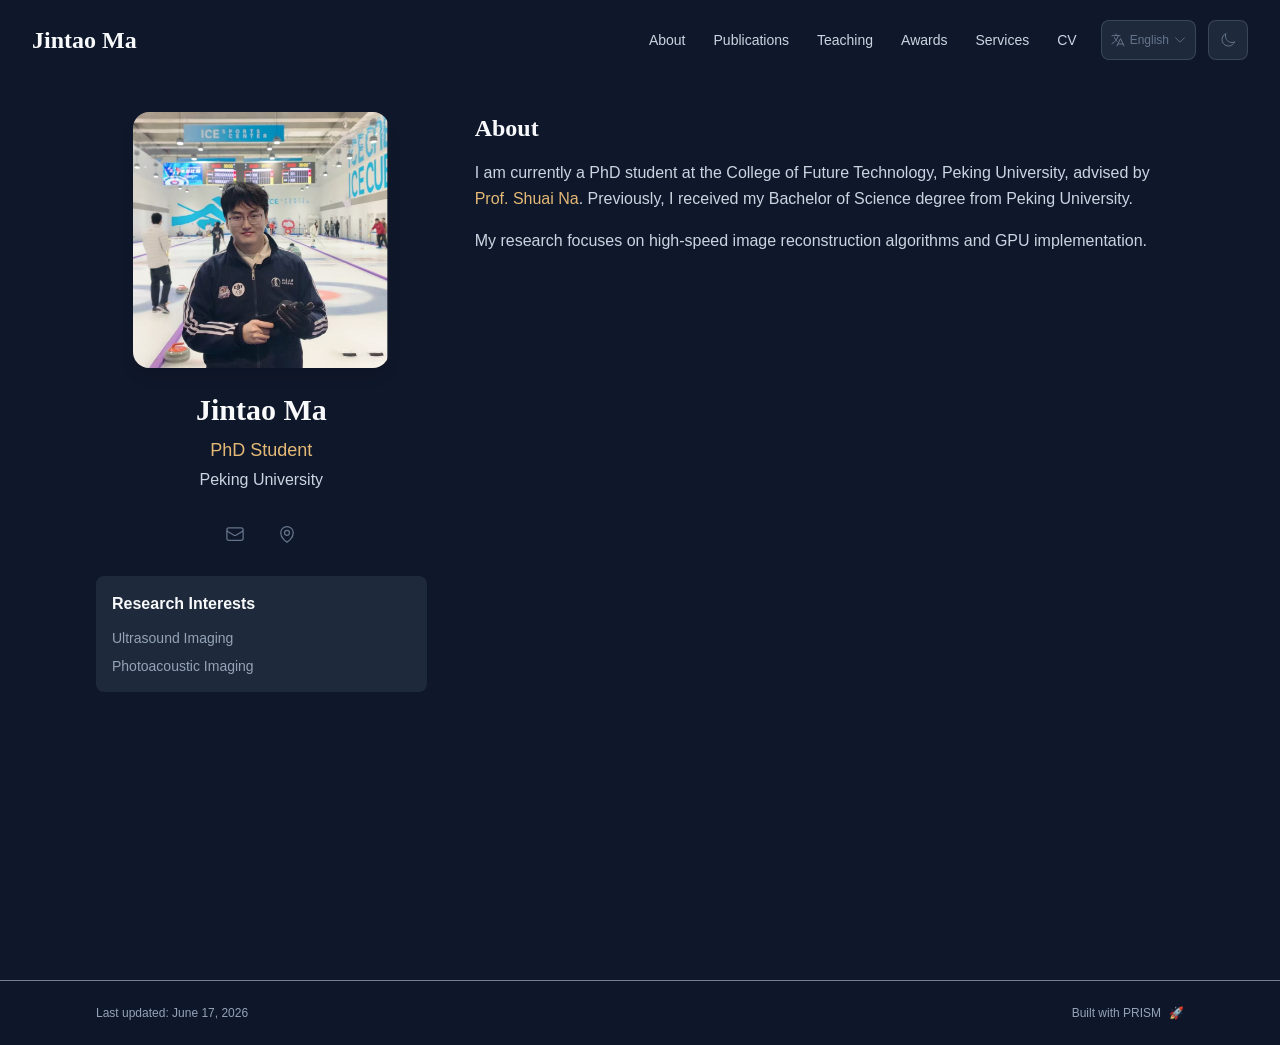
<file: index.html>
<!DOCTYPE html><html lang="en" class="scroll-smooth"><head><meta charSet="utf-8"/><meta name="viewport" content="width=device-width, initial-scale=1"/><link rel="preload" as="image" href="/profile.png"/><link rel="stylesheet" href="/_next/static/css/220751dcb2cdf23d.css" data-precedence="next"/><link rel="preload" as="script" fetchPriority="low" href="/_next/static/chunks/webpack-af78f5c2c11af041.js"/><script src="/_next/static/chunks/4bd1b696-70b6d399998de86a.js" async=""></script><script src="/_next/static/chunks/684-5aaa8290a129f299.js" async=""></script><script src="/_next/static/chunks/main-app-1a86c25ea5caece3.js" async=""></script><script src="/_next/static/chunks/461-a9a5d7b05a71d978.js" async=""></script><script src="/_next/static/chunks/874-6cc630662f3664af.js" async=""></script><script src="/_next/static/chunks/291-e39730cc9327e39b.js" async=""></script><script src="/_next/static/chunks/app/layout-4f2ec5eda546b8c9.js" async=""></script><script src="/_next/static/chunks/178-595a94b9af1e67b5.js" async=""></script><script src="/_next/static/chunks/748-938719555f753659.js" async=""></script><script src="/_next/static/chunks/app/page-7abf581acda0aa99.js" async=""></script><link rel="icon" href="/favicon.svg" type="image/svg+xml"/><script>
              try {
                const theme = localStorage.getItem('theme-storage');
                const parsed = theme ? JSON.parse(theme) : null;
                const setting = parsed?.state?.theme || 'dark';
                const prefersDark = typeof window !== 'undefined' && window.matchMedia && window.matchMedia('(prefers-color-scheme: dark)').matches;
                const effective = setting === 'dark' ? 'dark' : (setting === 'light' ? 'light' : (prefersDark ? 'dark' : 'light'));
                var root = document.documentElement;
                root.classList.add(effective);
                root.setAttribute('data-theme', effective);
              } catch (e) {
                var root = document.documentElement;
                root.classList.add('dark');
                root.setAttribute('data-theme', 'dark');
              }
            </script><script>
    try {
      const cfg = {"enabled":true,"locales":["en","zh"],"defaultLocale":"en","mode":"fixed","fixedLocale":"en","persist":true,"switcher":true,"labels":{"en":"English","zh":"中文"}};
      const storageKey = 'locale-storage';
      const normalize = (value) => typeof value === 'string' ? value.trim().replace('_', '-').toLowerCase() : '';
      const matchLocale = (candidate) => {
        const normalized = normalize(candidate);
        if (!normalized) return null;
        if (cfg.locales.includes(normalized)) return normalized;
        const language = normalized.split('-')[0];
        if (cfg.locales.includes(language)) return language;
        return null;
      };

      let resolved = null;

      if (!cfg.enabled) {
        resolved = cfg.defaultLocale;
      } else if (cfg.persist) {
        resolved = matchLocale(localStorage.getItem(storageKey));
      }

      if (!resolved) {
        if (cfg.mode === 'fixed') {
          resolved = cfg.fixedLocale;
        } else {
          resolved = matchLocale(navigator.language);
        }
      }

      if (!resolved) {
        resolved = cfg.defaultLocale;
      }

      const root = document.documentElement;
      root.lang = resolved;
      root.setAttribute('data-locale', resolved);

      if (cfg.persist) {
        localStorage.setItem(storageKey, resolved);
      }
    } catch (e) {
      const root = document.documentElement;
      root.lang = 'en';
      root.setAttribute('data-locale', 'en');
    }
  </script><title>Jintao Ma</title><meta name="description" content="Personal website of Jintao Ma at Peking University"/><meta name="author" content="Jintao Ma"/><meta name="keywords" content="Jintao Ma,PhD,Research,Peking University"/><meta name="creator" content="Jintao Ma"/><meta name="publisher" content="Jintao Ma"/><meta property="og:title" content="Jintao Ma"/><meta property="og:description" content="Personal website of Jintao Ma at Peking University"/><meta property="og:site_name" content="Jintao Ma&#x27;s Academic Website"/><meta property="og:locale" content="en_US"/><meta property="og:type" content="website"/><meta name="twitter:card" content="summary"/><meta name="twitter:title" content="Jintao Ma"/><meta name="twitter:description" content="Personal website of Jintao Ma at Peking University"/><link rel="icon" href="/favicon.svg"/><script>document.querySelectorAll('body link[rel="icon"], body link[rel="apple-touch-icon"]').forEach(el => document.head.appendChild(el))</script><script src="/_next/static/chunks/polyfills-42372ed130431b0a.js" noModule=""></script></head><body class="font-sans antialiased"><div style="visibility:hidden"><nav class="fixed top-0 left-0 right-0 z-50" data-headlessui-state=""><div class="transition-all duration-300 ease-out bg-transparent" style="transform:translateY(-100px)"><div class="max-w-7xl mx-auto px-4 sm:px-6 lg:px-8"><div class="flex justify-between items-center h-16 lg:h-20"><div class="flex-shrink-0" tabindex="0"><a class="text-xl lg:text-2xl font-serif font-semibold text-primary hover:text-accent transition-colors duration-200" href="/">Jintao Ma</a></div><div class="hidden lg:block"><div class="ml-10 flex items-center space-x-3"><div class="relative flex items-baseline space-x-1"><a data-nav-href="/" class="relative px-3 py-2 text-sm font-medium rounded-lg transition-colors duration-150 text-primary" href="/">About</a><a data-nav-href="/publications" class="relative px-3 py-2 text-sm font-medium rounded-lg transition-colors duration-150 text-neutral-600" href="/publications/">Publications</a><a data-nav-href="/teaching" class="relative px-3 py-2 text-sm font-medium rounded-lg transition-colors duration-150 text-neutral-600" href="/teaching/">Teaching</a><a data-nav-href="/awards" class="relative px-3 py-2 text-sm font-medium rounded-lg transition-colors duration-150 text-neutral-600" href="/awards/">Awards</a><a data-nav-href="/services" class="relative px-3 py-2 text-sm font-medium rounded-lg transition-colors duration-150 text-neutral-600" href="/services/">Services</a><a data-nav-href="/cv" class="relative px-3 py-2 text-sm font-medium rounded-lg transition-colors duration-150 text-neutral-600" href="/cv/">CV</a></div><div class="flex items-center justify-center w-14 h-10 rounded-lg border border-neutral-200 dark:border-[rgba(148,163,184,0.24)] bg-background dark:bg-neutral-800"><div class="w-6 h-4 rounded bg-neutral-300 animate-pulse"></div></div><div class="flex items-center justify-center w-10 h-10 rounded-lg border border-neutral-200 dark:border-[rgba(148,163,184,0.24)] bg-background dark:bg-neutral-800"><div class="w-4 h-4 rounded-full bg-neutral-300 animate-pulse"></div></div></div></div><div class="lg:hidden flex items-center space-x-2"><div class="flex items-center justify-center w-14 h-10 rounded-lg border border-neutral-200 dark:border-[rgba(148,163,184,0.24)] bg-background dark:bg-neutral-800"><div class="w-6 h-4 rounded bg-neutral-300 animate-pulse"></div></div><div class="flex items-center justify-center w-10 h-10 rounded-lg border border-neutral-200 dark:border-[rgba(148,163,184,0.24)] bg-background dark:bg-neutral-800"><div class="w-4 h-4 rounded-full bg-neutral-300 animate-pulse"></div></div><button class="inline-flex items-center justify-center p-2 rounded-md text-neutral-600 hover:text-primary hover:bg-neutral-100 dark:hover:bg-neutral-800 focus:outline-none focus:ring-2 focus:ring-inset focus:ring-accent transition-colors duration-200" id="headlessui-disclosure-button-«R7pdb»" type="button" aria-expanded="false" data-headlessui-state=""><span class="sr-only">Open main menu</span><div><svg xmlns="http://www.w3.org/2000/svg" fill="none" viewBox="0 0 24 24" stroke-width="1.5" stroke="currentColor" aria-hidden="true" data-slot="icon" class="block h-6 w-6"><path stroke-linecap="round" stroke-linejoin="round" d="M3.75 6.75h16.5M3.75 12h16.5m-16.5 5.25h16.5"></path></svg></div></button></div></div></div></div></nav><main class="min-h-screen pt-16 lg:pt-20"><div class="max-w-6xl mx-auto px-4 sm:px-6 lg:px-8 py-8 bg-background min-h-screen"><div class="grid grid-cols-1 lg:grid-cols-3 gap-12"><div class="lg:col-span-1"><div class="sticky top-8" style="opacity:0;transform:translateY(20px)"><div class="w-64 h-64 mx-auto mb-6 rounded-2xl overflow-hidden shadow-lg hover:shadow-xl transition-all duration-200 hover:scale-105"><img alt="Jintao Ma" width="256" height="256" decoding="async" data-nimg="1" class="w-full h-full object-cover object-[32%_center]" style="color:transparent" src="/profile.png"/></div><div class="text-center mb-6"><h1 class="text-3xl font-serif font-bold text-primary mb-2">Jintao Ma</h1><p class="text-lg text-accent font-medium mb-1">PhD Student</p><p class="text-neutral-600 mb-2">Peking University</p></div><div class="flex flex-wrap justify-center gap-3 sm:gap-4 mb-6 relative px-2"><div class="relative"><button class="p-2 sm:p-2 transition-colors duration-200 text-neutral-600 dark:text-neutral-400 hover:text-accent" aria-label="Email"><svg xmlns="http://www.w3.org/2000/svg" fill="none" viewBox="0 0 24 24" stroke-width="1.5" stroke="currentColor" aria-hidden="true" data-slot="icon" class="h-5 w-5"><path stroke-linecap="round" stroke-linejoin="round" d="M21.75 6.75v10.5a2.25 2.25 0 0 1-2.25 2.25h-15a2.25 2.25 0 0 1-2.25-2.25V6.75m19.5 0A2.25 2.25 0 0 0 19.5 4.5h-15a2.25 2.25 0 0 0-2.25 2.25m19.5 0v.243a2.25 2.25 0 0 1-1.07 1.916l-7.5 4.615a2.25 2.25 0 0 1-2.36 0L3.32 8.91a2.25 2.25 0 0 1-1.07-1.916V6.75"></path></svg></button></div><div class="relative"><button class="p-2 sm:p-2 transition-colors duration-200 text-neutral-600 dark:text-neutral-400 hover:text-accent" aria-label="Location"><svg xmlns="http://www.w3.org/2000/svg" fill="none" viewBox="0 0 24 24" stroke-width="1.5" stroke="currentColor" aria-hidden="true" data-slot="icon" class="h-5 w-5"><path stroke-linecap="round" stroke-linejoin="round" d="M15 10.5a3 3 0 1 1-6 0 3 3 0 0 1 6 0Z"></path><path stroke-linecap="round" stroke-linejoin="round" d="M19.5 10.5c0 7.142-7.5 11.25-7.5 11.25S4.5 17.642 4.5 10.5a7.5 7.5 0 1 1 15 0Z"></path></svg></button></div></div><div class="bg-neutral-100 dark:bg-neutral-800 rounded-lg p-4 mb-6 hover:shadow-lg transition-all duration-200 hover:scale-[1.02]"><h3 class="font-semibold text-primary mb-3">Research Interests</h3><div class="space-y-2 text-sm text-neutral-700 dark:text-neutral-500"><div>Ultrasound Imaging</div><div>Photoacoustic Imaging</div></div></div></div></div><div class="lg:col-span-2 space-y-8"><section id="about" class="scroll-mt-24 space-y-8"><section style="opacity:0;transform:translateY(20px)"><h2 class="text-2xl font-serif font-bold text-primary mb-4">About</h2><div class="text-neutral-700 dark:text-neutral-600 leading-relaxed"><p class="mb-4 last:mb-0">I am currently a PhD student at the College of Future Technology, Peking University, advised by <a href="https://future.pku.edu.cn/szll/jyxln/dad2b444409544a19d5827825bda8fb5.htm" node="[object Object]" target="_blank" rel="noopener noreferrer" class="text-accent font-medium transition-all duration-200 rounded hover:bg-accent/10 hover:shadow-sm">Prof. Shuai Na</a>. Previously, I received my Bachelor of Science degree from Peking University.</p>
<p class="mb-4 last:mb-0">My research focuses on high-speed image reconstruction algorithms and GPU implementation.</p></div></section></section></div></div></div><!--$--><!--/$--><!--$--><!--/$--></main><footer class="border-t border-neutral-200/50 bg-neutral-50/50 dark:bg-neutral-900/50 dark:border-neutral-700/50"><div class="max-w-6xl mx-auto px-4 sm:px-6 lg:px-8 py-6"><div class="flex flex-col sm:flex-row justify-between items-center gap-2"><p class="text-xs text-neutral-500">Last updated<!-- -->: <!-- -->June 17, 2026</p><p class="text-xs text-neutral-500 flex items-center"><a href="https://github.com/xyjoey/PRISM" target="_blank" rel="noopener noreferrer">Built with PRISM</a><span class="ml-2">🚀</span></p></div></div></footer></div><script src="/_next/static/chunks/webpack-af78f5c2c11af041.js" async=""></script><script>(self.__next_f=self.__next_f||[]).push([0])</script><script>self.__next_f.push([1,"1:\"$Sreact.fragment\"\n3:I[3719,[\"461\",\"static/chunks/461-a9a5d7b05a71d978.js\",\"874\",\"static/chunks/874-6cc630662f3664af.js\",\"291\",\"static/chunks/291-e39730cc9327e39b.js\",\"177\",\"static/chunks/app/layout-4f2ec5eda546b8c9.js\"],\"ThemeProvider\"]\n4:I[310,[\"461\",\"static/chunks/461-a9a5d7b05a71d978.js\",\"874\",\"static/chunks/874-6cc630662f3664af.js\",\"291\",\"static/chunks/291-e39730cc9327e39b.js\",\"177\",\"static/chunks/app/layout-4f2ec5eda546b8c9.js\"],\"LocaleProvider\"]\n5:I[4574,[\"461\",\"static/chunks/461-a9a5d7b05a71d978.js\",\"874\",\"static/chunks/874-6cc630662f3664af.js\",\"291\",\"static/chunks/291-e39730cc9327e39b.js\",\"177\",\"static/chunks/app/layout-4f2ec5eda546b8c9.js\"],\"default\"]\n6:I[7555,[],\"\"]\n7:I[1295,[],\"\"]\n8:I[2548,[\"461\",\"static/chunks/461-a9a5d7b05a71d978.js\",\"874\",\"static/chunks/874-6cc630662f3664af.js\",\"291\",\"static/chunks/291-e39730cc9327e39b.js\",\"177\",\"static/chunks/app/layout-4f2ec5eda546b8c9.js\"],\"default\"]\n9:I[6613,[\"461\",\"static/chunks/461-a9a5d7b05a71d978.js\",\"178\",\"static/chunks/178-595a94b9af1e67b5.js\",\"874\",\"static/chunks/874-6cc630662f3664af.js\",\"748\",\"static/chunks/748-938719555f753659.js\",\"974\",\"static/chunks/app/page-7abf581acda0aa99.js\"],\"default\"]\na:I[9665,[],\"MetadataBoundary\"]\nc:I[9665,[],\"OutletBoundary\"]\nf:I[4911,[],\"AsyncMetadataOutlet\"]\n11:I[9665,[],\"ViewportBoundary\"]\n13:I[6614,[],\"\"]\n:HL[\"/_next/static/css/220751dcb2cdf23d.css\",\"style\"]\n2:T5d8,\n    try {\n      const cfg = {\"enabled\":true,\"locales\":[\"en\",\"zh\"],\"defaultLocale\":\"en\",\"mode\":\"fixed\",\"fixedLocale\":\"en\",\"persist\":true,\"switcher\":true,\"labels\":{\"en\":\"English\",\"zh\":\"中文\"}};\n      const storageKey = 'locale-storage';\n      const normalize = (value) =\u003e typeof value === 'string' ? value.trim().replace('_', '-').toLowerCase() : '';\n      const matchLocale = (candidate) =\u003e {\n        const normalized = normalize(candidate);\n        if (!normalized) return null;\n        if (cfg.locales.includes(normalized)) return normalized;\n        const language = normalized.split('-')[0];\n        if (cfg.locales.includes(language)) return language;\n       "])</script><script>self.__next_f.push([1," return null;\n      };\n\n      let resolved = null;\n\n      if (!cfg.enabled) {\n        resolved = cfg.defaultLocale;\n      } else if (cfg.persist) {\n        resolved = matchLocale(localStorage.getItem(storageKey));\n      }\n\n      if (!resolved) {\n        if (cfg.mode === 'fixed') {\n          resolved = cfg.fixedLocale;\n        } else {\n          resolved = matchLocale(navigator.language);\n        }\n      }\n\n      if (!resolved) {\n        resolved = cfg.defaultLocale;\n      }\n\n      const root = document.documentElement;\n      root.lang = resolved;\n      root.setAttribute('data-locale', resolved);\n\n      if (cfg.persist) {\n        localStorage.setItem(storageKey, resolved);\n      }\n    } catch (e) {\n      const root = document.documentElement;\n      root.lang = 'en';\n      root.setAttribute('data-locale', 'en');\n    }\n  "])</script><script>self.__next_f.push([1,"0:{\"P\":null,\"b\":\"2TFyuehD4RkHgqcrty1yQ\",\"p\":\"\",\"c\":[\"\",\"\"],\"i\":false,\"f\":[[[\"\",{\"children\":[\"__PAGE__\",{}]},\"$undefined\",\"$undefined\",true],[\"\",[\"$\",\"$1\",\"c\",{\"children\":[[[\"$\",\"link\",\"0\",{\"rel\":\"stylesheet\",\"href\":\"/_next/static/css/220751dcb2cdf23d.css\",\"precedence\":\"next\",\"crossOrigin\":\"$undefined\",\"nonce\":\"$undefined\"}]],[\"$\",\"html\",null,{\"lang\":\"en\",\"className\":\"scroll-smooth\",\"suppressHydrationWarning\":true,\"children\":[[\"$\",\"head\",null,{\"children\":[[\"$\",\"link\",null,{\"rel\":\"icon\",\"href\":\"/favicon.svg\",\"type\":\"image/svg+xml\"}],[\"$\",\"script\",null,{\"dangerouslySetInnerHTML\":{\"__html\":\"\\n              try {\\n                const theme = localStorage.getItem('theme-storage');\\n                const parsed = theme ? JSON.parse(theme) : null;\\n                const setting = parsed?.state?.theme || 'dark';\\n                const prefersDark = typeof window !== 'undefined' \u0026\u0026 window.matchMedia \u0026\u0026 window.matchMedia('(prefers-color-scheme: dark)').matches;\\n                const effective = setting === 'dark' ? 'dark' : (setting === 'light' ? 'light' : (prefersDark ? 'dark' : 'light'));\\n                var root = document.documentElement;\\n                root.classList.add(effective);\\n                root.setAttribute('data-theme', effective);\\n              } catch (e) {\\n                var root = document.documentElement;\\n                root.classList.add('dark');\\n                root.setAttribute('data-theme', 'dark');\\n              }\\n            \"}}],[\"$\",\"script\",null,{\"dangerouslySetInnerHTML\":{\"__html\":\"$2\"}}]]}],[\"$\",\"body\",null,{\"className\":\"font-sans antialiased\",\"children\":[\"$\",\"$L3\",null,{\"children\":[\"$\",\"$L4\",null,{\"config\":{\"enabled\":true,\"locales\":[\"en\",\"zh\"],\"defaultLocale\":\"en\",\"mode\":\"fixed\",\"fixedLocale\":\"en\",\"persist\":true,\"switcher\":true,\"labels\":{\"en\":\"English\",\"zh\":\"中文\"}},\"children\":[[\"$\",\"$L5\",null,{\"items\":[{\"title\":\"About\",\"type\":\"page\",\"target\":\"about\",\"href\":\"/\"},{\"title\":\"Publications\",\"type\":\"page\",\"target\":\"publications\",\"href\":\"/publications\"},{\"title\":\"Teaching\",\"type\":\"page\",\"target\":\"teaching\",\"href\":\"/teaching\"},{\"title\":\"Awards\",\"type\":\"page\",\"target\":\"awards\",\"href\":\"/awards\"},{\"title\":\"Services\",\"type\":\"page\",\"target\":\"services\",\"href\":\"/services\"},{\"title\":\"CV\",\"type\":\"page\",\"target\":\"cv\",\"href\":\"/cv\"}],\"siteTitle\":\"Jintao Ma\",\"enableOnePageMode\":false,\"i18n\":\"$0:f:0:1:1:props:children:1:props:children:1:props:children:props:children:props:config\",\"itemsByLocale\":{\"en\":[{\"title\":\"About\",\"type\":\"page\",\"target\":\"about\",\"href\":\"/\"},{\"title\":\"Publications\",\"type\":\"page\",\"target\":\"publications\",\"href\":\"/publications\"},{\"title\":\"Teaching\",\"type\":\"page\",\"target\":\"teaching\",\"href\":\"/teaching\"},{\"title\":\"Awards\",\"type\":\"page\",\"target\":\"awards\",\"href\":\"/awards\"},{\"title\":\"Services\",\"type\":\"page\",\"target\":\"services\",\"href\":\"/services\"},{\"title\":\"CV\",\"type\":\"page\",\"target\":\"cv\",\"href\":\"/cv\"}],\"zh\":[{\"title\":\"关于我\",\"type\":\"page\",\"target\":\"about\",\"href\":\"/\"},{\"title\":\"论文\",\"type\":\"page\",\"target\":\"publications\",\"href\":\"/publications\"},{\"title\":\"教学\",\"type\":\"page\",\"target\":\"teaching\",\"href\":\"/teaching\"},{\"title\":\"奖励\",\"type\":\"page\",\"target\":\"awards\",\"href\":\"/awards\"},{\"title\":\"服务\",\"type\":\"page\",\"target\":\"services\",\"href\":\"/services\"},{\"title\":\"简历\",\"type\":\"page\",\"target\":\"cv\",\"href\":\"/cv\"}]},\"siteTitleByLocale\":{\"en\":\"Jintao Ma\",\"zh\":\"马锦涛\"}}],[\"$\",\"main\",null,{\"className\":\"min-h-screen pt-16 lg:pt-20\",\"children\":[\"$\",\"$L6\",null,{\"parallelRouterKey\":\"children\",\"error\":\"$undefined\",\"errorStyles\":\"$undefined\",\"errorScripts\":\"$undefined\",\"template\":[\"$\",\"$L7\",null,{}],\"templateStyles\":\"$undefined\",\"templateScripts\":\"$undefined\",\"notFound\":[[[\"$\",\"title\",null,{\"children\":\"404: This page could not be found.\"}],[\"$\",\"div\",null,{\"style\":{\"fontFamily\":\"system-ui,\\\"Segoe UI\\\",Roboto,Helvetica,Arial,sans-serif,\\\"Apple Color Emoji\\\",\\\"Segoe UI Emoji\\\"\",\"height\":\"100vh\",\"textAlign\":\"center\",\"display\":\"flex\",\"flexDirection\":\"column\",\"alignItems\":\"center\",\"justifyContent\":\"center\"},\"children\":[\"$\",\"div\",null,{\"children\":[[\"$\",\"style\",null,{\"dangerouslySetInnerHTML\":{\"__html\":\"body{color:#000;background:#fff;margin:0}.next-error-h1{border-right:1px solid rgba(0,0,0,.3)}@media (prefers-color-scheme:dark){body{color:#fff;background:#000}.next-error-h1{border-right:1px solid rgba(255,255,255,.3)}}\"}}],[\"$\",\"h1\",null,{\"className\":\"next-error-h1\",\"style\":{\"display\":\"inline-block\",\"margin\":\"0 20px 0 0\",\"padding\":\"0 23px 0 0\",\"fontSize\":24,\"fontWeight\":500,\"verticalAlign\":\"top\",\"lineHeight\":\"49px\"},\"children\":404}],[\"$\",\"div\",null,{\"style\":{\"display\":\"inline-block\"},\"children\":[\"$\",\"h2\",null,{\"style\":{\"fontSize\":14,\"fontWeight\":400,\"lineHeight\":\"49px\",\"margin\":0},\"children\":\"This page could not be found.\"}]}]]}]}]],[]],\"forbidden\":\"$undefined\",\"unauthorized\":\"$undefined\"}]}],[\"$\",\"$L8\",null,{\"lastUpdated\":\"June 17, 2026\",\"lastUpdatedByLocale\":{\"en\":\"June 17, 2026\",\"zh\":\"2026年6月17日\"},\"defaultLocale\":\"en\"}]]}]}]}]]}]]}],{\"children\":[\"__PAGE__\",[\"$\",\"$1\",\"c\",{\"children\":[[\"$\",\"$L9\",null,{\"dataByLocale\":{\"en\":{\"author\":{\"name\":\"Jintao Ma\",\"title\":\"PhD Student\",\"institution\":\"Peking University\",\"avatar\":\"/profile.png\"},\"social\":{\"email\":\"mabucai@pku.edu.cn\",\"location\":\"Peking University\",\"location_details\":[\"Peking University\",\"WeChat: mabucaiBro\"]},\"features\":{\"enable_likes\":false,\"enable_one_page_mode\":false},\"enableOnePageMode\":false,\"researchInterests\":[\"Ultrasound Imaging\",\"Photoacoustic Imaging\"],\"pagesToShow\":[{\"type\":\"about\",\"id\":\"about\",\"sections\":[{\"id\":\"about\",\"type\":\"markdown\",\"source\":\"bio.md\",\"title\":\"About\",\"content\":\"I am currently a PhD student at the College of Future Technology, Peking University, advised by [Prof. Shuai Na](https://future.pku.edu.cn/szll/jyxln/dad2b444409544a19d5827825bda8fb5.htm). Previously, I received my Bachelor of Science degree from Peking University.\\n\\nMy research focuses on high-speed image reconstruction algorithms and GPU implementation.\\n\"}]}]},\"zh\":{\"author\":{\"name\":\"马锦涛\",\"title\":\"博士生\",\"institution\":\"北京大学\",\"avatar\":\"/profile.png\"},\"social\":{\"email\":\"mabucai@pku.edu.cn\",\"location\":\"北京大学\",\"location_details\":[\"北京大学\",\"微信：mabucaiBro\"]},\"features\":{\"enable_likes\":false,\"enable_one_page_mode\":false},\"enableOnePageMode\":false,\"researchInterests\":[\"超声成像\",\"光声成像\"],\"pagesToShow\":[{\"type\":\"about\",\"id\":\"about\",\"sections\":[{\"id\":\"about\",\"type\":\"markdown\",\"source\":\"bio.md\",\"title\":\"关于我\",\"content\":\"我目前是北京大学未来技术学院的博士生，导师是[那帅教授](https://future.pku.edu.cn/szll/jyxln/dad2b444409544a19d5827825bda8fb5.htm)。此前，我在北京大学获得理学学士。\\n\\n我的研究主要关注高速图像重建算法与 GPU 实现。\\n\"}]}]}},\"defaultLocale\":\"en\"}],[\"$\",\"$La\",null,{\"children\":\"$Lb\"}],null,[\"$\",\"$Lc\",null,{\"children\":[\"$Ld\",\"$Le\",[\"$\",\"$Lf\",null,{\"promise\":\"$@10\"}]]}]]}],{},null,false]},null,false],[\"$\",\"$1\",\"h\",{\"children\":[null,[\"$\",\"$1\",\"Y5GW6H-izj8Jq7ZYr7-Do\",{\"children\":[[\"$\",\"$L11\",null,{\"children\":\"$L12\"}],null]}],null]}],false]],\"m\":\"$undefined\",\"G\":[\"$13\",\"$undefined\"],\"s\":false,\"S\":true}\n"])</script><script>self.__next_f.push([1,"14:\"$Sreact.suspense\"\n15:I[4911,[],\"AsyncMetadata\"]\nb:[\"$\",\"$14\",null,{\"fallback\":null,\"children\":[\"$\",\"$L15\",null,{\"promise\":\"$@16\"}]}]\n"])</script><script>self.__next_f.push([1,"e:null\n"])</script><script>self.__next_f.push([1,"12:[[\"$\",\"meta\",\"0\",{\"charSet\":\"utf-8\"}],[\"$\",\"meta\",\"1\",{\"name\":\"viewport\",\"content\":\"width=device-width, initial-scale=1\"}]]\nd:null\n"])</script><script>self.__next_f.push([1,"16:{\"metadata\":[[\"$\",\"title\",\"0\",{\"children\":\"Jintao Ma\"}],[\"$\",\"meta\",\"1\",{\"name\":\"description\",\"content\":\"Personal website of Jintao Ma at Peking University\"}],[\"$\",\"meta\",\"2\",{\"name\":\"author\",\"content\":\"Jintao Ma\"}],[\"$\",\"meta\",\"3\",{\"name\":\"keywords\",\"content\":\"Jintao Ma,PhD,Research,Peking University\"}],[\"$\",\"meta\",\"4\",{\"name\":\"creator\",\"content\":\"Jintao Ma\"}],[\"$\",\"meta\",\"5\",{\"name\":\"publisher\",\"content\":\"Jintao Ma\"}],[\"$\",\"meta\",\"6\",{\"property\":\"og:title\",\"content\":\"Jintao Ma\"}],[\"$\",\"meta\",\"7\",{\"property\":\"og:description\",\"content\":\"Personal website of Jintao Ma at Peking University\"}],[\"$\",\"meta\",\"8\",{\"property\":\"og:site_name\",\"content\":\"Jintao Ma's Academic Website\"}],[\"$\",\"meta\",\"9\",{\"property\":\"og:locale\",\"content\":\"en_US\"}],[\"$\",\"meta\",\"10\",{\"property\":\"og:type\",\"content\":\"website\"}],[\"$\",\"meta\",\"11\",{\"name\":\"twitter:card\",\"content\":\"summary\"}],[\"$\",\"meta\",\"12\",{\"name\":\"twitter:title\",\"content\":\"Jintao Ma\"}],[\"$\",\"meta\",\"13\",{\"name\":\"twitter:description\",\"content\":\"Personal website of Jintao Ma at Peking University\"}],[\"$\",\"link\",\"14\",{\"rel\":\"icon\",\"href\":\"/favicon.svg\"}]],\"error\":null,\"digest\":\"$undefined\"}\n10:{\"metadata\":\"$16:metadata\",\"error\":null,\"digest\":\"$undefined\"}\n"])</script></body></html>
</file>
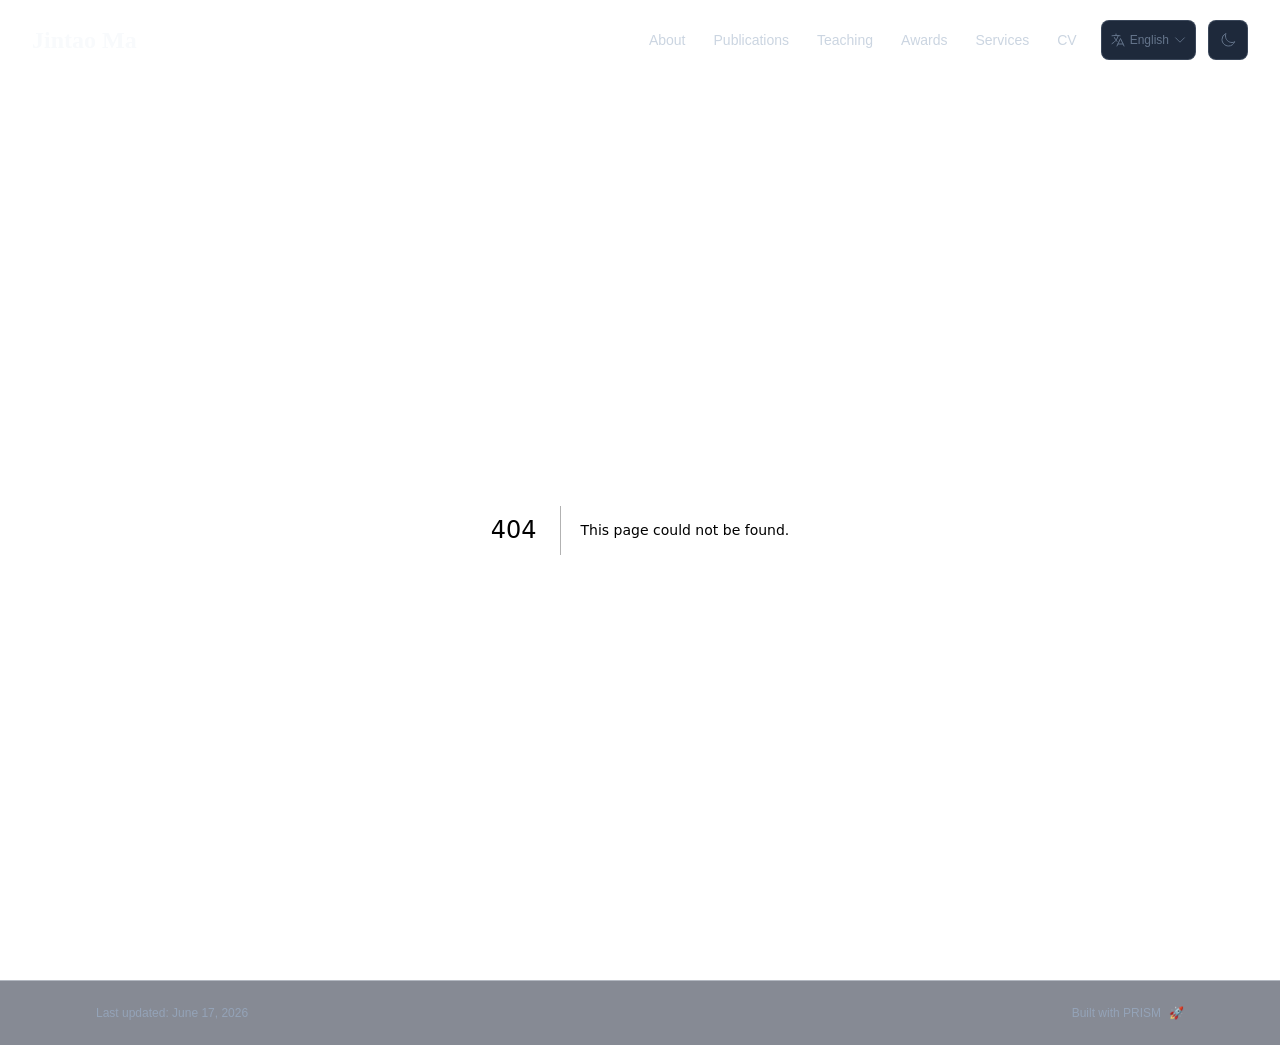
<file: 404/index.html>
<!DOCTYPE html><html lang="en" class="scroll-smooth"><head><meta charSet="utf-8"/><meta name="viewport" content="width=device-width, initial-scale=1"/><link rel="stylesheet" href="/_next/static/css/220751dcb2cdf23d.css" data-precedence="next"/><link rel="preload" as="script" fetchPriority="low" href="/_next/static/chunks/webpack-af78f5c2c11af041.js"/><script src="/_next/static/chunks/4bd1b696-70b6d399998de86a.js" async=""></script><script src="/_next/static/chunks/684-5aaa8290a129f299.js" async=""></script><script src="/_next/static/chunks/main-app-1a86c25ea5caece3.js" async=""></script><script src="/_next/static/chunks/461-a9a5d7b05a71d978.js" async=""></script><script src="/_next/static/chunks/874-6cc630662f3664af.js" async=""></script><script src="/_next/static/chunks/291-e39730cc9327e39b.js" async=""></script><script src="/_next/static/chunks/app/layout-4f2ec5eda546b8c9.js" async=""></script><meta name="robots" content="noindex"/><title>404: This page could not be found.</title><link rel="icon" href="/favicon.svg" type="image/svg+xml"/><script>
              try {
                const theme = localStorage.getItem('theme-storage');
                const parsed = theme ? JSON.parse(theme) : null;
                const setting = parsed?.state?.theme || 'dark';
                const prefersDark = typeof window !== 'undefined' && window.matchMedia && window.matchMedia('(prefers-color-scheme: dark)').matches;
                const effective = setting === 'dark' ? 'dark' : (setting === 'light' ? 'light' : (prefersDark ? 'dark' : 'light'));
                var root = document.documentElement;
                root.classList.add(effective);
                root.setAttribute('data-theme', effective);
              } catch (e) {
                var root = document.documentElement;
                root.classList.add('dark');
                root.setAttribute('data-theme', 'dark');
              }
            </script><script>
    try {
      const cfg = {"enabled":true,"locales":["en","zh"],"defaultLocale":"en","mode":"fixed","fixedLocale":"en","persist":true,"switcher":true,"labels":{"en":"English","zh":"中文"}};
      const storageKey = 'locale-storage';
      const normalize = (value) => typeof value === 'string' ? value.trim().replace('_', '-').toLowerCase() : '';
      const matchLocale = (candidate) => {
        const normalized = normalize(candidate);
        if (!normalized) return null;
        if (cfg.locales.includes(normalized)) return normalized;
        const language = normalized.split('-')[0];
        if (cfg.locales.includes(language)) return language;
        return null;
      };

      let resolved = null;

      if (!cfg.enabled) {
        resolved = cfg.defaultLocale;
      } else if (cfg.persist) {
        resolved = matchLocale(localStorage.getItem(storageKey));
      }

      if (!resolved) {
        if (cfg.mode === 'fixed') {
          resolved = cfg.fixedLocale;
        } else {
          resolved = matchLocale(navigator.language);
        }
      }

      if (!resolved) {
        resolved = cfg.defaultLocale;
      }

      const root = document.documentElement;
      root.lang = resolved;
      root.setAttribute('data-locale', resolved);

      if (cfg.persist) {
        localStorage.setItem(storageKey, resolved);
      }
    } catch (e) {
      const root = document.documentElement;
      root.lang = 'en';
      root.setAttribute('data-locale', 'en');
    }
  </script><title>Jintao Ma</title><meta name="description" content="Personal website of Jintao Ma at Peking University"/><meta name="author" content="Jintao Ma"/><meta name="keywords" content="Jintao Ma,PhD,Research,Peking University"/><meta name="creator" content="Jintao Ma"/><meta name="publisher" content="Jintao Ma"/><meta property="og:title" content="Jintao Ma"/><meta property="og:description" content="Personal website of Jintao Ma at Peking University"/><meta property="og:site_name" content="Jintao Ma&#x27;s Academic Website"/><meta property="og:locale" content="en_US"/><meta property="og:type" content="website"/><meta name="twitter:card" content="summary"/><meta name="twitter:title" content="Jintao Ma"/><meta name="twitter:description" content="Personal website of Jintao Ma at Peking University"/><link rel="icon" href="/favicon.svg"/><script>document.querySelectorAll('body link[rel="icon"], body link[rel="apple-touch-icon"]').forEach(el => document.head.appendChild(el))</script><script src="/_next/static/chunks/polyfills-42372ed130431b0a.js" noModule=""></script></head><body class="font-sans antialiased"><div style="visibility:hidden"><nav class="fixed top-0 left-0 right-0 z-50" data-headlessui-state=""><div class="transition-all duration-300 ease-out bg-transparent" style="transform:translateY(-100px)"><div class="max-w-7xl mx-auto px-4 sm:px-6 lg:px-8"><div class="flex justify-between items-center h-16 lg:h-20"><div class="flex-shrink-0" tabindex="0"><a class="text-xl lg:text-2xl font-serif font-semibold text-primary hover:text-accent transition-colors duration-200" href="/">Jintao Ma</a></div><div class="hidden lg:block"><div class="ml-10 flex items-center space-x-3"><div class="relative flex items-baseline space-x-1"><a data-nav-href="/" class="relative px-3 py-2 text-sm font-medium rounded-lg transition-colors duration-150 text-neutral-600" href="/">About</a><a data-nav-href="/publications" class="relative px-3 py-2 text-sm font-medium rounded-lg transition-colors duration-150 text-neutral-600" href="/publications/">Publications</a><a data-nav-href="/teaching" class="relative px-3 py-2 text-sm font-medium rounded-lg transition-colors duration-150 text-neutral-600" href="/teaching/">Teaching</a><a data-nav-href="/awards" class="relative px-3 py-2 text-sm font-medium rounded-lg transition-colors duration-150 text-neutral-600" href="/awards/">Awards</a><a data-nav-href="/services" class="relative px-3 py-2 text-sm font-medium rounded-lg transition-colors duration-150 text-neutral-600" href="/services/">Services</a><a data-nav-href="/cv" class="relative px-3 py-2 text-sm font-medium rounded-lg transition-colors duration-150 text-neutral-600" href="/cv/">CV</a></div><div class="flex items-center justify-center w-14 h-10 rounded-lg border border-neutral-200 dark:border-[rgba(148,163,184,0.24)] bg-background dark:bg-neutral-800"><div class="w-6 h-4 rounded bg-neutral-300 animate-pulse"></div></div><div class="flex items-center justify-center w-10 h-10 rounded-lg border border-neutral-200 dark:border-[rgba(148,163,184,0.24)] bg-background dark:bg-neutral-800"><div class="w-4 h-4 rounded-full bg-neutral-300 animate-pulse"></div></div></div></div><div class="lg:hidden flex items-center space-x-2"><div class="flex items-center justify-center w-14 h-10 rounded-lg border border-neutral-200 dark:border-[rgba(148,163,184,0.24)] bg-background dark:bg-neutral-800"><div class="w-6 h-4 rounded bg-neutral-300 animate-pulse"></div></div><div class="flex items-center justify-center w-10 h-10 rounded-lg border border-neutral-200 dark:border-[rgba(148,163,184,0.24)] bg-background dark:bg-neutral-800"><div class="w-4 h-4 rounded-full bg-neutral-300 animate-pulse"></div></div><button class="inline-flex items-center justify-center p-2 rounded-md text-neutral-600 hover:text-primary hover:bg-neutral-100 dark:hover:bg-neutral-800 focus:outline-none focus:ring-2 focus:ring-inset focus:ring-accent transition-colors duration-200" id="headlessui-disclosure-button-«R7pdb»" type="button" aria-expanded="false" data-headlessui-state=""><span class="sr-only">Open main menu</span><div><svg xmlns="http://www.w3.org/2000/svg" fill="none" viewBox="0 0 24 24" stroke-width="1.5" stroke="currentColor" aria-hidden="true" data-slot="icon" class="block h-6 w-6"><path stroke-linecap="round" stroke-linejoin="round" d="M3.75 6.75h16.5M3.75 12h16.5m-16.5 5.25h16.5"></path></svg></div></button></div></div></div></div></nav><main class="min-h-screen pt-16 lg:pt-20"><div style="font-family:system-ui,&quot;Segoe UI&quot;,Roboto,Helvetica,Arial,sans-serif,&quot;Apple Color Emoji&quot;,&quot;Segoe UI Emoji&quot;;height:100vh;text-align:center;display:flex;flex-direction:column;align-items:center;justify-content:center"><div><style>body{color:#000;background:#fff;margin:0}.next-error-h1{border-right:1px solid rgba(0,0,0,.3)}@media (prefers-color-scheme:dark){body{color:#fff;background:#000}.next-error-h1{border-right:1px solid rgba(255,255,255,.3)}}</style><h1 class="next-error-h1" style="display:inline-block;margin:0 20px 0 0;padding:0 23px 0 0;font-size:24px;font-weight:500;vertical-align:top;line-height:49px">404</h1><div style="display:inline-block"><h2 style="font-size:14px;font-weight:400;line-height:49px;margin:0">This page could not be found.</h2></div></div></div><!--$--><!--/$--><!--$--><!--/$--></main><footer class="border-t border-neutral-200/50 bg-neutral-50/50 dark:bg-neutral-900/50 dark:border-neutral-700/50"><div class="max-w-6xl mx-auto px-4 sm:px-6 lg:px-8 py-6"><div class="flex flex-col sm:flex-row justify-between items-center gap-2"><p class="text-xs text-neutral-500">Last updated<!-- -->: <!-- -->June 17, 2026</p><p class="text-xs text-neutral-500 flex items-center"><a href="https://github.com/xyjoey/PRISM" target="_blank" rel="noopener noreferrer">Built with PRISM</a><span class="ml-2">🚀</span></p></div></div></footer></div><script src="/_next/static/chunks/webpack-af78f5c2c11af041.js" async=""></script><script>(self.__next_f=self.__next_f||[]).push([0])</script><script>self.__next_f.push([1,"1:\"$Sreact.fragment\"\n3:I[3719,[\"461\",\"static/chunks/461-a9a5d7b05a71d978.js\",\"874\",\"static/chunks/874-6cc630662f3664af.js\",\"291\",\"static/chunks/291-e39730cc9327e39b.js\",\"177\",\"static/chunks/app/layout-4f2ec5eda546b8c9.js\"],\"ThemeProvider\"]\n4:I[310,[\"461\",\"static/chunks/461-a9a5d7b05a71d978.js\",\"874\",\"static/chunks/874-6cc630662f3664af.js\",\"291\",\"static/chunks/291-e39730cc9327e39b.js\",\"177\",\"static/chunks/app/layout-4f2ec5eda546b8c9.js\"],\"LocaleProvider\"]\n5:I[4574,[\"461\",\"static/chunks/461-a9a5d7b05a71d978.js\",\"874\",\"static/chunks/874-6cc630662f3664af.js\",\"291\",\"static/chunks/291-e39730cc9327e39b.js\",\"177\",\"static/chunks/app/layout-4f2ec5eda546b8c9.js\"],\"default\"]\n6:I[7555,[],\"\"]\n7:I[1295,[],\"\"]\n8:I[2548,[\"461\",\"static/chunks/461-a9a5d7b05a71d978.js\",\"874\",\"static/chunks/874-6cc630662f3664af.js\",\"291\",\"static/chunks/291-e39730cc9327e39b.js\",\"177\",\"static/chunks/app/layout-4f2ec5eda546b8c9.js\"],\"default\"]\n9:I[9665,[],\"MetadataBoundary\"]\nb:I[9665,[],\"OutletBoundary\"]\ne:I[4911,[],\"AsyncMetadataOutlet\"]\n10:I[9665,[],\"ViewportBoundary\"]\n12:I[6614,[],\"\"]\n:HL[\"/_next/static/css/220751dcb2cdf23d.css\",\"style\"]\n2:T5d8,\n    try {\n      const cfg = {\"enabled\":true,\"locales\":[\"en\",\"zh\"],\"defaultLocale\":\"en\",\"mode\":\"fixed\",\"fixedLocale\":\"en\",\"persist\":true,\"switcher\":true,\"labels\":{\"en\":\"English\",\"zh\":\"中文\"}};\n      const storageKey = 'locale-storage';\n      const normalize = (value) =\u003e typeof value === 'string' ? value.trim().replace('_', '-').toLowerCase() : '';\n      const matchLocale = (candidate) =\u003e {\n        const normalized = normalize(candidate);\n        if (!normalized) return null;\n        if (cfg.locales.includes(normalized)) return normalized;\n        const language = normalized.split('-')[0];\n        if (cfg.locales.includes(language)) return language;\n        return null;\n      };\n\n      let resolved = null;\n\n      if (!cfg.enabled) {\n        resolved = cfg.defaultLocale;\n      } else if (cfg.persist) {\n        resolved = matchLocale(localStorage.getItem(storageKey));\n      }\n\n      if (!resolved) {\n        if "])</script><script>self.__next_f.push([1,"(cfg.mode === 'fixed') {\n          resolved = cfg.fixedLocale;\n        } else {\n          resolved = matchLocale(navigator.language);\n        }\n      }\n\n      if (!resolved) {\n        resolved = cfg.defaultLocale;\n      }\n\n      const root = document.documentElement;\n      root.lang = resolved;\n      root.setAttribute('data-locale', resolved);\n\n      if (cfg.persist) {\n        localStorage.setItem(storageKey, resolved);\n      }\n    } catch (e) {\n      const root = document.documentElement;\n      root.lang = 'en';\n      root.setAttribute('data-locale', 'en');\n    }\n  "])</script><script>self.__next_f.push([1,"0:{\"P\":null,\"b\":\"2TFyuehD4RkHgqcrty1yQ\",\"p\":\"\",\"c\":[\"\",\"_not-found\",\"\"],\"i\":false,\"f\":[[[\"\",{\"children\":[\"/_not-found\",{\"children\":[\"__PAGE__\",{}]}]},\"$undefined\",\"$undefined\",true],[\"\",[\"$\",\"$1\",\"c\",{\"children\":[[[\"$\",\"link\",\"0\",{\"rel\":\"stylesheet\",\"href\":\"/_next/static/css/220751dcb2cdf23d.css\",\"precedence\":\"next\",\"crossOrigin\":\"$undefined\",\"nonce\":\"$undefined\"}]],[\"$\",\"html\",null,{\"lang\":\"en\",\"className\":\"scroll-smooth\",\"suppressHydrationWarning\":true,\"children\":[[\"$\",\"head\",null,{\"children\":[[\"$\",\"link\",null,{\"rel\":\"icon\",\"href\":\"/favicon.svg\",\"type\":\"image/svg+xml\"}],[\"$\",\"script\",null,{\"dangerouslySetInnerHTML\":{\"__html\":\"\\n              try {\\n                const theme = localStorage.getItem('theme-storage');\\n                const parsed = theme ? JSON.parse(theme) : null;\\n                const setting = parsed?.state?.theme || 'dark';\\n                const prefersDark = typeof window !== 'undefined' \u0026\u0026 window.matchMedia \u0026\u0026 window.matchMedia('(prefers-color-scheme: dark)').matches;\\n                const effective = setting === 'dark' ? 'dark' : (setting === 'light' ? 'light' : (prefersDark ? 'dark' : 'light'));\\n                var root = document.documentElement;\\n                root.classList.add(effective);\\n                root.setAttribute('data-theme', effective);\\n              } catch (e) {\\n                var root = document.documentElement;\\n                root.classList.add('dark');\\n                root.setAttribute('data-theme', 'dark');\\n              }\\n            \"}}],[\"$\",\"script\",null,{\"dangerouslySetInnerHTML\":{\"__html\":\"$2\"}}]]}],[\"$\",\"body\",null,{\"className\":\"font-sans antialiased\",\"children\":[\"$\",\"$L3\",null,{\"children\":[\"$\",\"$L4\",null,{\"config\":{\"enabled\":true,\"locales\":[\"en\",\"zh\"],\"defaultLocale\":\"en\",\"mode\":\"fixed\",\"fixedLocale\":\"en\",\"persist\":true,\"switcher\":true,\"labels\":{\"en\":\"English\",\"zh\":\"中文\"}},\"children\":[[\"$\",\"$L5\",null,{\"items\":[{\"title\":\"About\",\"type\":\"page\",\"target\":\"about\",\"href\":\"/\"},{\"title\":\"Publications\",\"type\":\"page\",\"target\":\"publications\",\"href\":\"/publications\"},{\"title\":\"Teaching\",\"type\":\"page\",\"target\":\"teaching\",\"href\":\"/teaching\"},{\"title\":\"Awards\",\"type\":\"page\",\"target\":\"awards\",\"href\":\"/awards\"},{\"title\":\"Services\",\"type\":\"page\",\"target\":\"services\",\"href\":\"/services\"},{\"title\":\"CV\",\"type\":\"page\",\"target\":\"cv\",\"href\":\"/cv\"}],\"siteTitle\":\"Jintao Ma\",\"enableOnePageMode\":false,\"i18n\":\"$0:f:0:1:1:props:children:1:props:children:1:props:children:props:children:props:config\",\"itemsByLocale\":{\"en\":[{\"title\":\"About\",\"type\":\"page\",\"target\":\"about\",\"href\":\"/\"},{\"title\":\"Publications\",\"type\":\"page\",\"target\":\"publications\",\"href\":\"/publications\"},{\"title\":\"Teaching\",\"type\":\"page\",\"target\":\"teaching\",\"href\":\"/teaching\"},{\"title\":\"Awards\",\"type\":\"page\",\"target\":\"awards\",\"href\":\"/awards\"},{\"title\":\"Services\",\"type\":\"page\",\"target\":\"services\",\"href\":\"/services\"},{\"title\":\"CV\",\"type\":\"page\",\"target\":\"cv\",\"href\":\"/cv\"}],\"zh\":[{\"title\":\"关于我\",\"type\":\"page\",\"target\":\"about\",\"href\":\"/\"},{\"title\":\"论文\",\"type\":\"page\",\"target\":\"publications\",\"href\":\"/publications\"},{\"title\":\"教学\",\"type\":\"page\",\"target\":\"teaching\",\"href\":\"/teaching\"},{\"title\":\"奖励\",\"type\":\"page\",\"target\":\"awards\",\"href\":\"/awards\"},{\"title\":\"服务\",\"type\":\"page\",\"target\":\"services\",\"href\":\"/services\"},{\"title\":\"简历\",\"type\":\"page\",\"target\":\"cv\",\"href\":\"/cv\"}]},\"siteTitleByLocale\":{\"en\":\"Jintao Ma\",\"zh\":\"马锦涛\"}}],[\"$\",\"main\",null,{\"className\":\"min-h-screen pt-16 lg:pt-20\",\"children\":[\"$\",\"$L6\",null,{\"parallelRouterKey\":\"children\",\"error\":\"$undefined\",\"errorStyles\":\"$undefined\",\"errorScripts\":\"$undefined\",\"template\":[\"$\",\"$L7\",null,{}],\"templateStyles\":\"$undefined\",\"templateScripts\":\"$undefined\",\"notFound\":[[[\"$\",\"title\",null,{\"children\":\"404: This page could not be found.\"}],[\"$\",\"div\",null,{\"style\":{\"fontFamily\":\"system-ui,\\\"Segoe UI\\\",Roboto,Helvetica,Arial,sans-serif,\\\"Apple Color Emoji\\\",\\\"Segoe UI Emoji\\\"\",\"height\":\"100vh\",\"textAlign\":\"center\",\"display\":\"flex\",\"flexDirection\":\"column\",\"alignItems\":\"center\",\"justifyContent\":\"center\"},\"children\":[\"$\",\"div\",null,{\"children\":[[\"$\",\"style\",null,{\"dangerouslySetInnerHTML\":{\"__html\":\"body{color:#000;background:#fff;margin:0}.next-error-h1{border-right:1px solid rgba(0,0,0,.3)}@media (prefers-color-scheme:dark){body{color:#fff;background:#000}.next-error-h1{border-right:1px solid rgba(255,255,255,.3)}}\"}}],[\"$\",\"h1\",null,{\"className\":\"next-error-h1\",\"style\":{\"display\":\"inline-block\",\"margin\":\"0 20px 0 0\",\"padding\":\"0 23px 0 0\",\"fontSize\":24,\"fontWeight\":500,\"verticalAlign\":\"top\",\"lineHeight\":\"49px\"},\"children\":404}],[\"$\",\"div\",null,{\"style\":{\"display\":\"inline-block\"},\"children\":[\"$\",\"h2\",null,{\"style\":{\"fontSize\":14,\"fontWeight\":400,\"lineHeight\":\"49px\",\"margin\":0},\"children\":\"This page could not be found.\"}]}]]}]}]],[]],\"forbidden\":\"$undefined\",\"unauthorized\":\"$undefined\"}]}],[\"$\",\"$L8\",null,{\"lastUpdated\":\"June 17, 2026\",\"lastUpdatedByLocale\":{\"en\":\"June 17, 2026\",\"zh\":\"2026年6月17日\"},\"defaultLocale\":\"en\"}]]}]}]}]]}]]}],{\"children\":[\"/_not-found\",[\"$\",\"$1\",\"c\",{\"children\":[null,[\"$\",\"$L6\",null,{\"parallelRouterKey\":\"children\",\"error\":\"$undefined\",\"errorStyles\":\"$undefined\",\"errorScripts\":\"$undefined\",\"template\":[\"$\",\"$L7\",null,{}],\"templateStyles\":\"$undefined\",\"templateScripts\":\"$undefined\",\"notFound\":\"$undefined\",\"forbidden\":\"$undefined\",\"unauthorized\":\"$undefined\"}]]}],{\"children\":[\"__PAGE__\",[\"$\",\"$1\",\"c\",{\"children\":[[[\"$\",\"title\",null,{\"children\":\"404: This page could not be found.\"}],[\"$\",\"div\",null,{\"style\":\"$0:f:0:1:1:props:children:1:props:children:1:props:children:props:children:props:children:1:props:children:props:notFound:0:1:props:style\",\"children\":[\"$\",\"div\",null,{\"children\":[[\"$\",\"style\",null,{\"dangerouslySetInnerHTML\":{\"__html\":\"body{color:#000;background:#fff;margin:0}.next-error-h1{border-right:1px solid rgba(0,0,0,.3)}@media (prefers-color-scheme:dark){body{color:#fff;background:#000}.next-error-h1{border-right:1px solid rgba(255,255,255,.3)}}\"}}],[\"$\",\"h1\",null,{\"className\":\"next-error-h1\",\"style\":\"$0:f:0:1:1:props:children:1:props:children:1:props:children:props:children:props:children:1:props:children:props:notFound:0:1:props:children:props:children:1:props:style\",\"children\":404}],[\"$\",\"div\",null,{\"style\":\"$0:f:0:1:1:props:children:1:props:children:1:props:children:props:children:props:children:1:props:children:props:notFound:0:1:props:children:props:children:2:props:style\",\"children\":[\"$\",\"h2\",null,{\"style\":\"$0:f:0:1:1:props:children:1:props:children:1:props:children:props:children:props:children:1:props:children:props:notFound:0:1:props:children:props:children:2:props:children:props:style\",\"children\":\"This page could not be found.\"}]}]]}]}]],[\"$\",\"$L9\",null,{\"children\":\"$La\"}],null,[\"$\",\"$Lb\",null,{\"children\":[\"$Lc\",\"$Ld\",[\"$\",\"$Le\",null,{\"promise\":\"$@f\"}]]}]]}],{},null,false]},null,false]},null,false],[\"$\",\"$1\",\"h\",{\"children\":[[\"$\",\"meta\",null,{\"name\":\"robots\",\"content\":\"noindex\"}],[\"$\",\"$1\",\"O7cUSYt-JHylAUA7jxI0s\",{\"children\":[[\"$\",\"$L10\",null,{\"children\":\"$L11\"}],null]}],null]}],false]],\"m\":\"$undefined\",\"G\":[\"$12\",\"$undefined\"],\"s\":false,\"S\":true}\n"])</script><script>self.__next_f.push([1,"13:\"$Sreact.suspense\"\n14:I[4911,[],\"AsyncMetadata\"]\na:[\"$\",\"$13\",null,{\"fallback\":null,\"children\":[\"$\",\"$L14\",null,{\"promise\":\"$@15\"}]}]\n"])</script><script>self.__next_f.push([1,"d:null\n"])</script><script>self.__next_f.push([1,"11:[[\"$\",\"meta\",\"0\",{\"charSet\":\"utf-8\"}],[\"$\",\"meta\",\"1\",{\"name\":\"viewport\",\"content\":\"width=device-width, initial-scale=1\"}]]\nc:null\n"])</script><script>self.__next_f.push([1,"15:{\"metadata\":[[\"$\",\"title\",\"0\",{\"children\":\"Jintao Ma\"}],[\"$\",\"meta\",\"1\",{\"name\":\"description\",\"content\":\"Personal website of Jintao Ma at Peking University\"}],[\"$\",\"meta\",\"2\",{\"name\":\"author\",\"content\":\"Jintao Ma\"}],[\"$\",\"meta\",\"3\",{\"name\":\"keywords\",\"content\":\"Jintao Ma,PhD,Research,Peking University\"}],[\"$\",\"meta\",\"4\",{\"name\":\"creator\",\"content\":\"Jintao Ma\"}],[\"$\",\"meta\",\"5\",{\"name\":\"publisher\",\"content\":\"Jintao Ma\"}],[\"$\",\"meta\",\"6\",{\"property\":\"og:title\",\"content\":\"Jintao Ma\"}],[\"$\",\"meta\",\"7\",{\"property\":\"og:description\",\"content\":\"Personal website of Jintao Ma at Peking University\"}],[\"$\",\"meta\",\"8\",{\"property\":\"og:site_name\",\"content\":\"Jintao Ma's Academic Website\"}],[\"$\",\"meta\",\"9\",{\"property\":\"og:locale\",\"content\":\"en_US\"}],[\"$\",\"meta\",\"10\",{\"property\":\"og:type\",\"content\":\"website\"}],[\"$\",\"meta\",\"11\",{\"name\":\"twitter:card\",\"content\":\"summary\"}],[\"$\",\"meta\",\"12\",{\"name\":\"twitter:title\",\"content\":\"Jintao Ma\"}],[\"$\",\"meta\",\"13\",{\"name\":\"twitter:description\",\"content\":\"Personal website of Jintao Ma at Peking University\"}],[\"$\",\"link\",\"14\",{\"rel\":\"icon\",\"href\":\"/favicon.svg\"}]],\"error\":null,\"digest\":\"$undefined\"}\nf:{\"metadata\":\"$15:metadata\",\"error\":null,\"digest\":\"$undefined\"}\n"])</script></body></html>
</file>
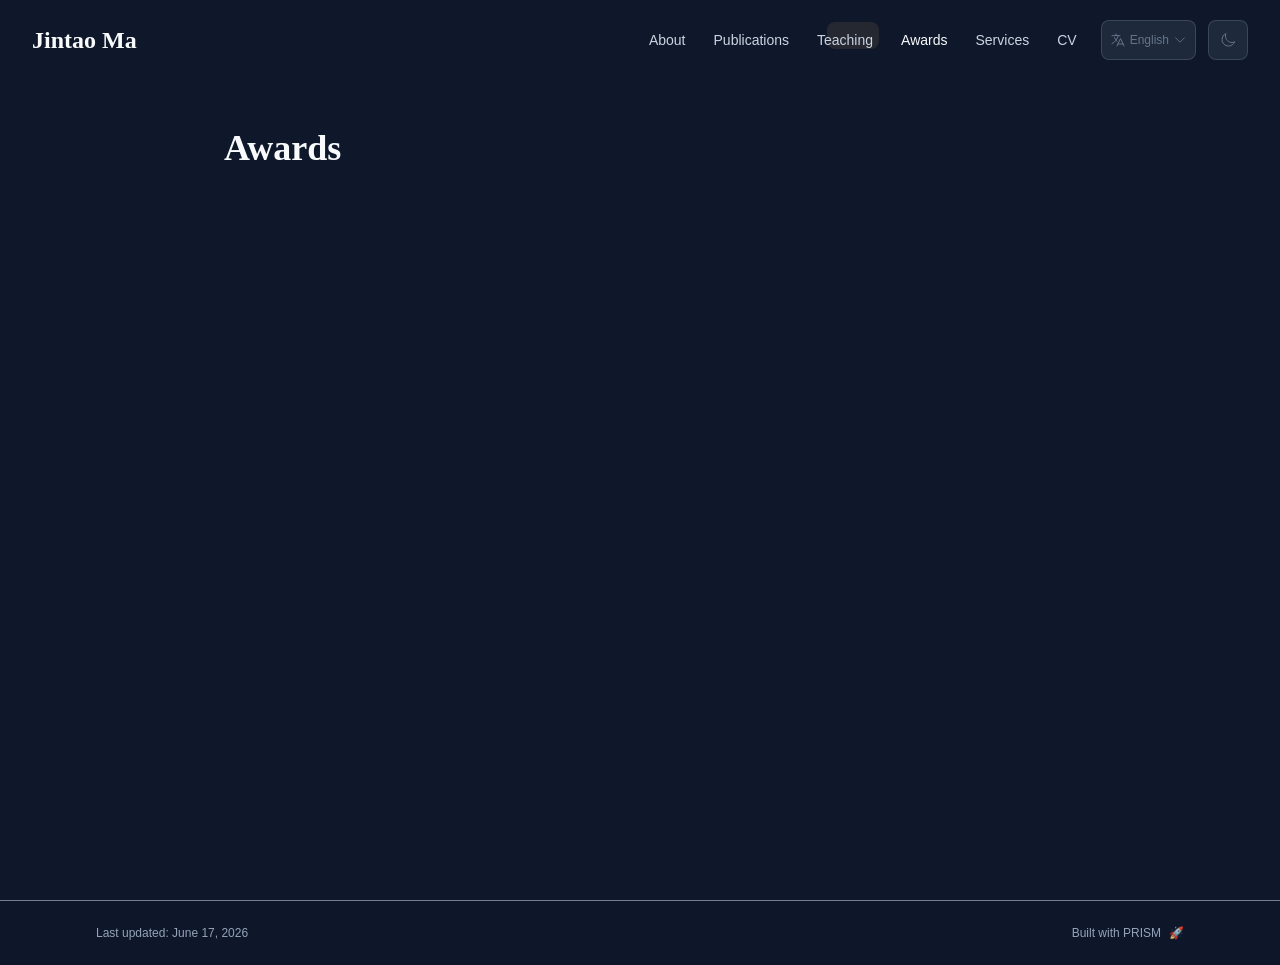
<file: awards/index.html>
<!DOCTYPE html><html lang="en" class="scroll-smooth"><head><meta charSet="utf-8"/><meta name="viewport" content="width=device-width, initial-scale=1"/><link rel="stylesheet" href="/_next/static/css/220751dcb2cdf23d.css" data-precedence="next"/><link rel="preload" as="script" fetchPriority="low" href="/_next/static/chunks/webpack-af78f5c2c11af041.js"/><script src="/_next/static/chunks/4bd1b696-70b6d399998de86a.js" async=""></script><script src="/_next/static/chunks/684-5aaa8290a129f299.js" async=""></script><script src="/_next/static/chunks/main-app-1a86c25ea5caece3.js" async=""></script><script src="/_next/static/chunks/461-a9a5d7b05a71d978.js" async=""></script><script src="/_next/static/chunks/874-6cc630662f3664af.js" async=""></script><script src="/_next/static/chunks/291-e39730cc9327e39b.js" async=""></script><script src="/_next/static/chunks/app/layout-4f2ec5eda546b8c9.js" async=""></script><script src="/_next/static/chunks/178-595a94b9af1e67b5.js" async=""></script><script src="/_next/static/chunks/748-938719555f753659.js" async=""></script><script src="/_next/static/chunks/app/%5Bslug%5D/page-d41031e04ccdae68.js" async=""></script><link rel="icon" href="/favicon.svg" type="image/svg+xml"/><script>
              try {
                const theme = localStorage.getItem('theme-storage');
                const parsed = theme ? JSON.parse(theme) : null;
                const setting = parsed?.state?.theme || 'dark';
                const prefersDark = typeof window !== 'undefined' && window.matchMedia && window.matchMedia('(prefers-color-scheme: dark)').matches;
                const effective = setting === 'dark' ? 'dark' : (setting === 'light' ? 'light' : (prefersDark ? 'dark' : 'light'));
                var root = document.documentElement;
                root.classList.add(effective);
                root.setAttribute('data-theme', effective);
              } catch (e) {
                var root = document.documentElement;
                root.classList.add('dark');
                root.setAttribute('data-theme', 'dark');
              }
            </script><script>
    try {
      const cfg = {"enabled":true,"locales":["en","zh"],"defaultLocale":"en","mode":"fixed","fixedLocale":"en","persist":true,"switcher":true,"labels":{"en":"English","zh":"中文"}};
      const storageKey = 'locale-storage';
      const normalize = (value) => typeof value === 'string' ? value.trim().replace('_', '-').toLowerCase() : '';
      const matchLocale = (candidate) => {
        const normalized = normalize(candidate);
        if (!normalized) return null;
        if (cfg.locales.includes(normalized)) return normalized;
        const language = normalized.split('-')[0];
        if (cfg.locales.includes(language)) return language;
        return null;
      };

      let resolved = null;

      if (!cfg.enabled) {
        resolved = cfg.defaultLocale;
      } else if (cfg.persist) {
        resolved = matchLocale(localStorage.getItem(storageKey));
      }

      if (!resolved) {
        if (cfg.mode === 'fixed') {
          resolved = cfg.fixedLocale;
        } else {
          resolved = matchLocale(navigator.language);
        }
      }

      if (!resolved) {
        resolved = cfg.defaultLocale;
      }

      const root = document.documentElement;
      root.lang = resolved;
      root.setAttribute('data-locale', resolved);

      if (cfg.persist) {
        localStorage.setItem(storageKey, resolved);
      }
    } catch (e) {
      const root = document.documentElement;
      root.lang = 'en';
      root.setAttribute('data-locale', 'en');
    }
  </script><title>Awards | Jintao Ma</title><meta name="author" content="Jintao Ma"/><meta name="keywords" content="Jintao Ma,PhD,Research,Peking University"/><meta name="creator" content="Jintao Ma"/><meta name="publisher" content="Jintao Ma"/><meta property="og:title" content="Jintao Ma"/><meta property="og:description" content="Personal website of Jintao Ma at Peking University"/><meta property="og:site_name" content="Jintao Ma&#x27;s Academic Website"/><meta property="og:locale" content="en_US"/><meta property="og:type" content="website"/><meta name="twitter:card" content="summary"/><meta name="twitter:title" content="Jintao Ma"/><meta name="twitter:description" content="Personal website of Jintao Ma at Peking University"/><link rel="icon" href="/favicon.svg"/><script>document.querySelectorAll('body link[rel="icon"], body link[rel="apple-touch-icon"]').forEach(el => document.head.appendChild(el))</script><script src="/_next/static/chunks/polyfills-42372ed130431b0a.js" noModule=""></script></head><body class="font-sans antialiased"><div style="visibility:hidden"><nav class="fixed top-0 left-0 right-0 z-50" data-headlessui-state=""><div class="transition-all duration-300 ease-out bg-transparent" style="transform:translateY(-100px)"><div class="max-w-7xl mx-auto px-4 sm:px-6 lg:px-8"><div class="flex justify-between items-center h-16 lg:h-20"><div class="flex-shrink-0" tabindex="0"><a class="text-xl lg:text-2xl font-serif font-semibold text-primary hover:text-accent transition-colors duration-200" href="/">Jintao Ma</a></div><div class="hidden lg:block"><div class="ml-10 flex items-center space-x-3"><div class="relative flex items-baseline space-x-1"><a data-nav-href="/" class="relative px-3 py-2 text-sm font-medium rounded-lg transition-colors duration-150 text-neutral-600" href="/">About</a><a data-nav-href="/publications" class="relative px-3 py-2 text-sm font-medium rounded-lg transition-colors duration-150 text-neutral-600" href="/publications/">Publications</a><a data-nav-href="/teaching" class="relative px-3 py-2 text-sm font-medium rounded-lg transition-colors duration-150 text-neutral-600" href="/teaching/">Teaching</a><a data-nav-href="/awards" class="relative px-3 py-2 text-sm font-medium rounded-lg transition-colors duration-150 text-primary" href="/awards/">Awards</a><a data-nav-href="/services" class="relative px-3 py-2 text-sm font-medium rounded-lg transition-colors duration-150 text-neutral-600" href="/services/">Services</a><a data-nav-href="/cv" class="relative px-3 py-2 text-sm font-medium rounded-lg transition-colors duration-150 text-neutral-600" href="/cv/">CV</a></div><div class="flex items-center justify-center w-14 h-10 rounded-lg border border-neutral-200 dark:border-[rgba(148,163,184,0.24)] bg-background dark:bg-neutral-800"><div class="w-6 h-4 rounded bg-neutral-300 animate-pulse"></div></div><div class="flex items-center justify-center w-10 h-10 rounded-lg border border-neutral-200 dark:border-[rgba(148,163,184,0.24)] bg-background dark:bg-neutral-800"><div class="w-4 h-4 rounded-full bg-neutral-300 animate-pulse"></div></div></div></div><div class="lg:hidden flex items-center space-x-2"><div class="flex items-center justify-center w-14 h-10 rounded-lg border border-neutral-200 dark:border-[rgba(148,163,184,0.24)] bg-background dark:bg-neutral-800"><div class="w-6 h-4 rounded bg-neutral-300 animate-pulse"></div></div><div class="flex items-center justify-center w-10 h-10 rounded-lg border border-neutral-200 dark:border-[rgba(148,163,184,0.24)] bg-background dark:bg-neutral-800"><div class="w-4 h-4 rounded-full bg-neutral-300 animate-pulse"></div></div><button class="inline-flex items-center justify-center p-2 rounded-md text-neutral-600 hover:text-primary hover:bg-neutral-100 dark:hover:bg-neutral-800 focus:outline-none focus:ring-2 focus:ring-inset focus:ring-accent transition-colors duration-200" id="headlessui-disclosure-button-«R7pdb»" type="button" aria-expanded="false" data-headlessui-state=""><span class="sr-only">Open main menu</span><div><svg xmlns="http://www.w3.org/2000/svg" fill="none" viewBox="0 0 24 24" stroke-width="1.5" stroke="currentColor" aria-hidden="true" data-slot="icon" class="block h-6 w-6"><path stroke-linecap="round" stroke-linejoin="round" d="M3.75 6.75h16.5M3.75 12h16.5m-16.5 5.25h16.5"></path></svg></div></button></div></div></div></div></nav><main class="min-h-screen pt-16 lg:pt-20"><div class="max-w-4xl mx-auto px-4 sm:px-6 lg:px-8 py-12"><div style="opacity:0;transform:translateY(20px)"><div class="mb-8"><h1 class="text-4xl font-serif font-bold text-primary mb-4">Awards</h1></div><div class="grid gap-6"></div></div></div><!--$--><!--/$--><!--$--><!--/$--></main><footer class="border-t border-neutral-200/50 bg-neutral-50/50 dark:bg-neutral-900/50 dark:border-neutral-700/50"><div class="max-w-6xl mx-auto px-4 sm:px-6 lg:px-8 py-6"><div class="flex flex-col sm:flex-row justify-between items-center gap-2"><p class="text-xs text-neutral-500">Last updated<!-- -->: <!-- -->June 17, 2026</p><p class="text-xs text-neutral-500 flex items-center"><a href="https://github.com/xyjoey/PRISM" target="_blank" rel="noopener noreferrer">Built with PRISM</a><span class="ml-2">🚀</span></p></div></div></footer></div><script src="/_next/static/chunks/webpack-af78f5c2c11af041.js" async=""></script><script>(self.__next_f=self.__next_f||[]).push([0])</script><script>self.__next_f.push([1,"1:\"$Sreact.fragment\"\n3:I[3719,[\"461\",\"static/chunks/461-a9a5d7b05a71d978.js\",\"874\",\"static/chunks/874-6cc630662f3664af.js\",\"291\",\"static/chunks/291-e39730cc9327e39b.js\",\"177\",\"static/chunks/app/layout-4f2ec5eda546b8c9.js\"],\"ThemeProvider\"]\n4:I[310,[\"461\",\"static/chunks/461-a9a5d7b05a71d978.js\",\"874\",\"static/chunks/874-6cc630662f3664af.js\",\"291\",\"static/chunks/291-e39730cc9327e39b.js\",\"177\",\"static/chunks/app/layout-4f2ec5eda546b8c9.js\"],\"LocaleProvider\"]\n5:I[4574,[\"461\",\"static/chunks/461-a9a5d7b05a71d978.js\",\"874\",\"static/chunks/874-6cc630662f3664af.js\",\"291\",\"static/chunks/291-e39730cc9327e39b.js\",\"177\",\"static/chunks/app/layout-4f2ec5eda546b8c9.js\"],\"default\"]\n6:I[7555,[],\"\"]\n7:I[1295,[],\"\"]\n8:I[2548,[\"461\",\"static/chunks/461-a9a5d7b05a71d978.js\",\"874\",\"static/chunks/874-6cc630662f3664af.js\",\"291\",\"static/chunks/291-e39730cc9327e39b.js\",\"177\",\"static/chunks/app/layout-4f2ec5eda546b8c9.js\"],\"default\"]\na:I[9665,[],\"MetadataBoundary\"]\nc:I[9665,[],\"OutletBoundary\"]\nf:I[4911,[],\"AsyncMetadataOutlet\"]\n11:I[9665,[],\"ViewportBoundary\"]\n13:I[6614,[],\"\"]\n:HL[\"/_next/static/css/220751dcb2cdf23d.css\",\"style\"]\n2:T5d8,\n    try {\n      const cfg = {\"enabled\":true,\"locales\":[\"en\",\"zh\"],\"defaultLocale\":\"en\",\"mode\":\"fixed\",\"fixedLocale\":\"en\",\"persist\":true,\"switcher\":true,\"labels\":{\"en\":\"English\",\"zh\":\"中文\"}};\n      const storageKey = 'locale-storage';\n      const normalize = (value) =\u003e typeof value === 'string' ? value.trim().replace('_', '-').toLowerCase() : '';\n      const matchLocale = (candidate) =\u003e {\n        const normalized = normalize(candidate);\n        if (!normalized) return null;\n        if (cfg.locales.includes(normalized)) return normalized;\n        const language = normalized.split('-')[0];\n        if (cfg.locales.includes(language)) return language;\n        return null;\n      };\n\n      let resolved = null;\n\n      if (!cfg.enabled) {\n        resolved = cfg.defaultLocale;\n      } else if (cfg.persist) {\n        resolved = matchLocale(localStorage.getItem(storageKey));\n      }\n\n      if (!resolved) {\n        if "])</script><script>self.__next_f.push([1,"(cfg.mode === 'fixed') {\n          resolved = cfg.fixedLocale;\n        } else {\n          resolved = matchLocale(navigator.language);\n        }\n      }\n\n      if (!resolved) {\n        resolved = cfg.defaultLocale;\n      }\n\n      const root = document.documentElement;\n      root.lang = resolved;\n      root.setAttribute('data-locale', resolved);\n\n      if (cfg.persist) {\n        localStorage.setItem(storageKey, resolved);\n      }\n    } catch (e) {\n      const root = document.documentElement;\n      root.lang = 'en';\n      root.setAttribute('data-locale', 'en');\n    }\n  "])</script><script>self.__next_f.push([1,"0:{\"P\":null,\"b\":\"2TFyuehD4RkHgqcrty1yQ\",\"p\":\"\",\"c\":[\"\",\"awards\",\"\"],\"i\":false,\"f\":[[[\"\",{\"children\":[[\"slug\",\"awards\",\"d\"],{\"children\":[\"__PAGE__\",{}]}]},\"$undefined\",\"$undefined\",true],[\"\",[\"$\",\"$1\",\"c\",{\"children\":[[[\"$\",\"link\",\"0\",{\"rel\":\"stylesheet\",\"href\":\"/_next/static/css/220751dcb2cdf23d.css\",\"precedence\":\"next\",\"crossOrigin\":\"$undefined\",\"nonce\":\"$undefined\"}]],[\"$\",\"html\",null,{\"lang\":\"en\",\"className\":\"scroll-smooth\",\"suppressHydrationWarning\":true,\"children\":[[\"$\",\"head\",null,{\"children\":[[\"$\",\"link\",null,{\"rel\":\"icon\",\"href\":\"/favicon.svg\",\"type\":\"image/svg+xml\"}],[\"$\",\"script\",null,{\"dangerouslySetInnerHTML\":{\"__html\":\"\\n              try {\\n                const theme = localStorage.getItem('theme-storage');\\n                const parsed = theme ? JSON.parse(theme) : null;\\n                const setting = parsed?.state?.theme || 'dark';\\n                const prefersDark = typeof window !== 'undefined' \u0026\u0026 window.matchMedia \u0026\u0026 window.matchMedia('(prefers-color-scheme: dark)').matches;\\n                const effective = setting === 'dark' ? 'dark' : (setting === 'light' ? 'light' : (prefersDark ? 'dark' : 'light'));\\n                var root = document.documentElement;\\n                root.classList.add(effective);\\n                root.setAttribute('data-theme', effective);\\n              } catch (e) {\\n                var root = document.documentElement;\\n                root.classList.add('dark');\\n                root.setAttribute('data-theme', 'dark');\\n              }\\n            \"}}],[\"$\",\"script\",null,{\"dangerouslySetInnerHTML\":{\"__html\":\"$2\"}}]]}],[\"$\",\"body\",null,{\"className\":\"font-sans antialiased\",\"children\":[\"$\",\"$L3\",null,{\"children\":[\"$\",\"$L4\",null,{\"config\":{\"enabled\":true,\"locales\":[\"en\",\"zh\"],\"defaultLocale\":\"en\",\"mode\":\"fixed\",\"fixedLocale\":\"en\",\"persist\":true,\"switcher\":true,\"labels\":{\"en\":\"English\",\"zh\":\"中文\"}},\"children\":[[\"$\",\"$L5\",null,{\"items\":[{\"title\":\"About\",\"type\":\"page\",\"target\":\"about\",\"href\":\"/\"},{\"title\":\"Publications\",\"type\":\"page\",\"target\":\"publications\",\"href\":\"/publications\"},{\"title\":\"Teaching\",\"type\":\"page\",\"target\":\"teaching\",\"href\":\"/teaching\"},{\"title\":\"Awards\",\"type\":\"page\",\"target\":\"awards\",\"href\":\"/awards\"},{\"title\":\"Services\",\"type\":\"page\",\"target\":\"services\",\"href\":\"/services\"},{\"title\":\"CV\",\"type\":\"page\",\"target\":\"cv\",\"href\":\"/cv\"}],\"siteTitle\":\"Jintao Ma\",\"enableOnePageMode\":false,\"i18n\":\"$0:f:0:1:1:props:children:1:props:children:1:props:children:props:children:props:config\",\"itemsByLocale\":{\"en\":[{\"title\":\"About\",\"type\":\"page\",\"target\":\"about\",\"href\":\"/\"},{\"title\":\"Publications\",\"type\":\"page\",\"target\":\"publications\",\"href\":\"/publications\"},{\"title\":\"Teaching\",\"type\":\"page\",\"target\":\"teaching\",\"href\":\"/teaching\"},{\"title\":\"Awards\",\"type\":\"page\",\"target\":\"awards\",\"href\":\"/awards\"},{\"title\":\"Services\",\"type\":\"page\",\"target\":\"services\",\"href\":\"/services\"},{\"title\":\"CV\",\"type\":\"page\",\"target\":\"cv\",\"href\":\"/cv\"}],\"zh\":[{\"title\":\"关于我\",\"type\":\"page\",\"target\":\"about\",\"href\":\"/\"},{\"title\":\"论文\",\"type\":\"page\",\"target\":\"publications\",\"href\":\"/publications\"},{\"title\":\"教学\",\"type\":\"page\",\"target\":\"teaching\",\"href\":\"/teaching\"},{\"title\":\"奖励\",\"type\":\"page\",\"target\":\"awards\",\"href\":\"/awards\"},{\"title\":\"服务\",\"type\":\"page\",\"target\":\"services\",\"href\":\"/services\"},{\"title\":\"简历\",\"type\":\"page\",\"target\":\"cv\",\"href\":\"/cv\"}]},\"siteTitleByLocale\":{\"en\":\"Jintao Ma\",\"zh\":\"马锦涛\"}}],[\"$\",\"main\",null,{\"className\":\"min-h-screen pt-16 lg:pt-20\",\"children\":[\"$\",\"$L6\",null,{\"parallelRouterKey\":\"children\",\"error\":\"$undefined\",\"errorStyles\":\"$undefined\",\"errorScripts\":\"$undefined\",\"template\":[\"$\",\"$L7\",null,{}],\"templateStyles\":\"$undefined\",\"templateScripts\":\"$undefined\",\"notFound\":[[[\"$\",\"title\",null,{\"children\":\"404: This page could not be found.\"}],[\"$\",\"div\",null,{\"style\":{\"fontFamily\":\"system-ui,\\\"Segoe UI\\\",Roboto,Helvetica,Arial,sans-serif,\\\"Apple Color Emoji\\\",\\\"Segoe UI Emoji\\\"\",\"height\":\"100vh\",\"textAlign\":\"center\",\"display\":\"flex\",\"flexDirection\":\"column\",\"alignItems\":\"center\",\"justifyContent\":\"center\"},\"children\":[\"$\",\"div\",null,{\"children\":[[\"$\",\"style\",null,{\"dangerouslySetInnerHTML\":{\"__html\":\"body{color:#000;background:#fff;margin:0}.next-error-h1{border-right:1px solid rgba(0,0,0,.3)}@media (prefers-color-scheme:dark){body{color:#fff;background:#000}.next-error-h1{border-right:1px solid rgba(255,255,255,.3)}}\"}}],[\"$\",\"h1\",null,{\"className\":\"next-error-h1\",\"style\":{\"display\":\"inline-block\",\"margin\":\"0 20px 0 0\",\"padding\":\"0 23px 0 0\",\"fontSize\":24,\"fontWeight\":500,\"verticalAlign\":\"top\",\"lineHeight\":\"49px\"},\"children\":404}],[\"$\",\"div\",null,{\"style\":{\"display\":\"inline-block\"},\"children\":[\"$\",\"h2\",null,{\"style\":{\"fontSize\":14,\"fontWeight\":400,\"lineHeight\":\"49px\",\"margin\":0},\"children\":\"This page could not be found.\"}]}]]}]}]],[]],\"forbidden\":\"$undefined\",\"unauthorized\":\"$undefined\"}]}],[\"$\",\"$L8\",null,{\"lastUpdated\":\"June 17, 2026\",\"lastUpdatedByLocale\":{\"en\":\"June 17, 2026\",\"zh\":\"2026年6月17日\"},\"defaultLocale\":\"en\"}]]}]}]}]]}]]}],{\"children\":[[\"slug\",\"awards\",\"d\"],[\"$\",\"$1\",\"c\",{\"children\":[null,[\"$\",\"$L6\",null,{\"parallelRouterKey\":\"children\",\"error\":\"$undefined\",\"errorStyles\":\"$undefined\",\"errorScripts\":\"$undefined\",\"template\":[\"$\",\"$L7\",null,{}],\"templateStyles\":\"$undefined\",\"templateScripts\":\"$undefined\",\"notFound\":\"$undefined\",\"forbidden\":\"$undefined\",\"unauthorized\":\"$undefined\"}]]}],{\"children\":[\"__PAGE__\",[\"$\",\"$1\",\"c\",{\"children\":[\"$L9\",[\"$\",\"$La\",null,{\"children\":\"$Lb\"}],null,[\"$\",\"$Lc\",null,{\"children\":[\"$Ld\",\"$Le\",[\"$\",\"$Lf\",null,{\"promise\":\"$@10\"}]]}]]}],{},null,false]},null,false]},null,false],[\"$\",\"$1\",\"h\",{\"children\":[null,[\"$\",\"$1\",\"S5wASV-BrKgad7dVxdPWs\",{\"children\":[[\"$\",\"$L11\",null,{\"children\":\"$L12\"}],null]}],null]}],false]],\"m\":\"$undefined\",\"G\":[\"$13\",\"$undefined\"],\"s\":false,\"S\":true}\n"])</script><script>self.__next_f.push([1,"14:\"$Sreact.suspense\"\n15:I[4911,[],\"AsyncMetadata\"]\n17:I[2382,[\"461\",\"static/chunks/461-a9a5d7b05a71d978.js\",\"178\",\"static/chunks/178-595a94b9af1e67b5.js\",\"748\",\"static/chunks/748-938719555f753659.js\",\"182\",\"static/chunks/app/%5Bslug%5D/page-d41031e04ccdae68.js\"],\"default\"]\nb:[\"$\",\"$14\",null,{\"fallback\":null,\"children\":[\"$\",\"$L15\",null,{\"promise\":\"$@16\"}]}]\n9:[\"$\",\"$L17\",null,{\"dataByLocale\":{\"en\":{\"type\":\"card\",\"config\":{\"type\":\"card\",\"title\":\"Awards\",\"description\":\"\",\"items\":[]}},\"zh\":{\"type\":\"card\",\"config\":{\"type\":\"card\",\"title\":\"奖励\",\"description\":\"\",\"items\":[]}}},\"defaultLocale\":\"en\"}]\n"])</script><script>self.__next_f.push([1,"e:null\n"])</script><script>self.__next_f.push([1,"12:[[\"$\",\"meta\",\"0\",{\"charSet\":\"utf-8\"}],[\"$\",\"meta\",\"1\",{\"name\":\"viewport\",\"content\":\"width=device-width, initial-scale=1\"}]]\nd:null\n"])</script><script>self.__next_f.push([1,"16:{\"metadata\":[[\"$\",\"title\",\"0\",{\"children\":\"Awards | Jintao Ma\"}],[\"$\",\"meta\",\"1\",{\"name\":\"author\",\"content\":\"Jintao Ma\"}],[\"$\",\"meta\",\"2\",{\"name\":\"keywords\",\"content\":\"Jintao Ma,PhD,Research,Peking University\"}],[\"$\",\"meta\",\"3\",{\"name\":\"creator\",\"content\":\"Jintao Ma\"}],[\"$\",\"meta\",\"4\",{\"name\":\"publisher\",\"content\":\"Jintao Ma\"}],[\"$\",\"meta\",\"5\",{\"property\":\"og:title\",\"content\":\"Jintao Ma\"}],[\"$\",\"meta\",\"6\",{\"property\":\"og:description\",\"content\":\"Personal website of Jintao Ma at Peking University\"}],[\"$\",\"meta\",\"7\",{\"property\":\"og:site_name\",\"content\":\"Jintao Ma's Academic Website\"}],[\"$\",\"meta\",\"8\",{\"property\":\"og:locale\",\"content\":\"en_US\"}],[\"$\",\"meta\",\"9\",{\"property\":\"og:type\",\"content\":\"website\"}],[\"$\",\"meta\",\"10\",{\"name\":\"twitter:card\",\"content\":\"summary\"}],[\"$\",\"meta\",\"11\",{\"name\":\"twitter:title\",\"content\":\"Jintao Ma\"}],[\"$\",\"meta\",\"12\",{\"name\":\"twitter:description\",\"content\":\"Personal website of Jintao Ma at Peking University\"}],[\"$\",\"link\",\"13\",{\"rel\":\"icon\",\"href\":\"/favicon.svg\"}]],\"error\":null,\"digest\":\"$undefined\"}\n10:{\"metadata\":\"$16:metadata\",\"error\":null,\"digest\":\"$undefined\"}\n"])</script></body></html>
</file>
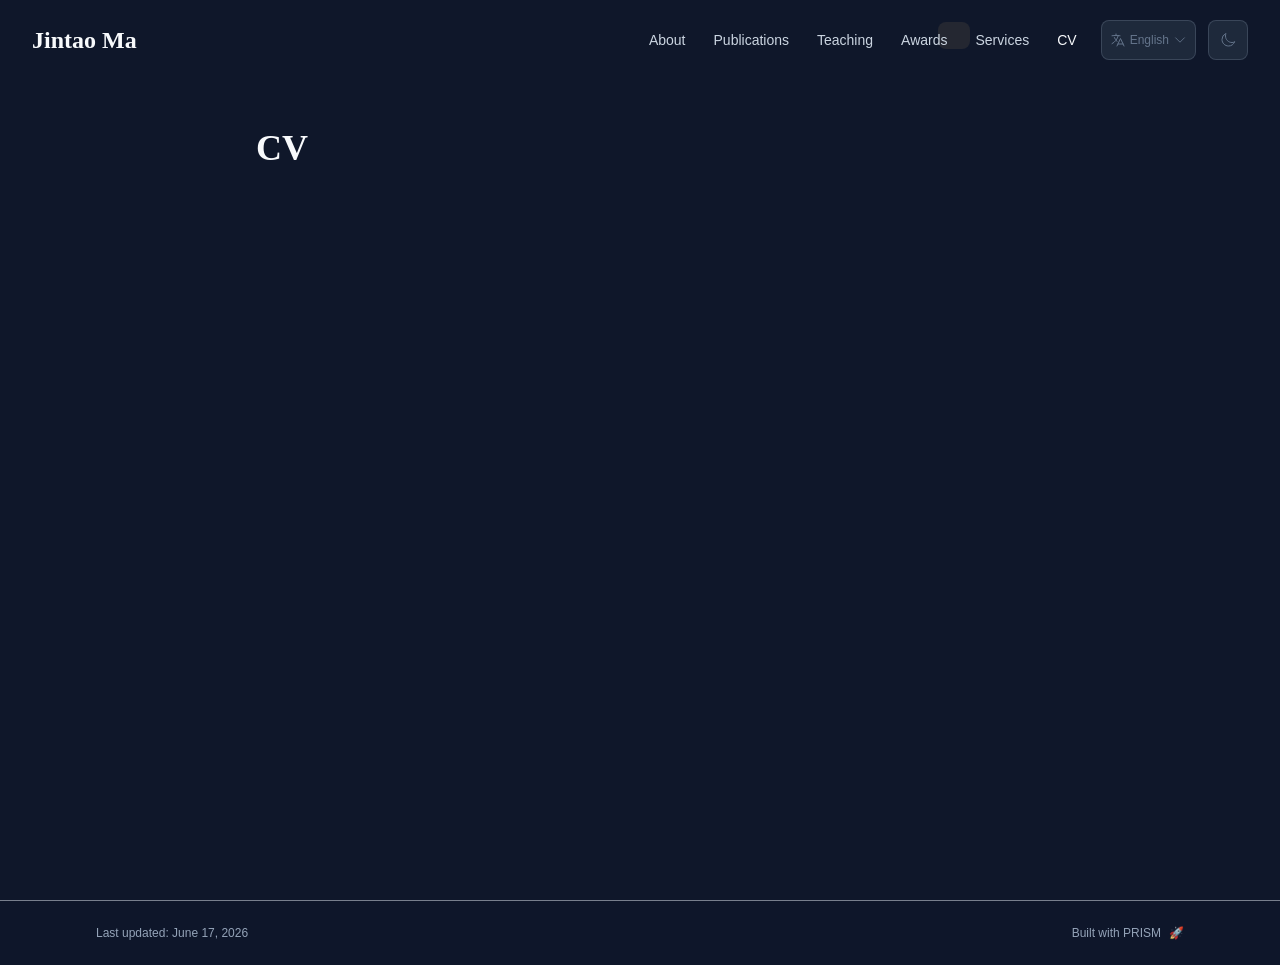
<file: cv/index.html>
<!DOCTYPE html><html lang="en" class="scroll-smooth"><head><meta charSet="utf-8"/><meta name="viewport" content="width=device-width, initial-scale=1"/><link rel="stylesheet" href="/_next/static/css/220751dcb2cdf23d.css" data-precedence="next"/><link rel="preload" as="script" fetchPriority="low" href="/_next/static/chunks/webpack-af78f5c2c11af041.js"/><script src="/_next/static/chunks/4bd1b696-70b6d399998de86a.js" async=""></script><script src="/_next/static/chunks/684-5aaa8290a129f299.js" async=""></script><script src="/_next/static/chunks/main-app-1a86c25ea5caece3.js" async=""></script><script src="/_next/static/chunks/461-a9a5d7b05a71d978.js" async=""></script><script src="/_next/static/chunks/874-6cc630662f3664af.js" async=""></script><script src="/_next/static/chunks/291-e39730cc9327e39b.js" async=""></script><script src="/_next/static/chunks/app/layout-4f2ec5eda546b8c9.js" async=""></script><script src="/_next/static/chunks/178-595a94b9af1e67b5.js" async=""></script><script src="/_next/static/chunks/748-938719555f753659.js" async=""></script><script src="/_next/static/chunks/app/%5Bslug%5D/page-d41031e04ccdae68.js" async=""></script><link rel="icon" href="/favicon.svg" type="image/svg+xml"/><script>
              try {
                const theme = localStorage.getItem('theme-storage');
                const parsed = theme ? JSON.parse(theme) : null;
                const setting = parsed?.state?.theme || 'dark';
                const prefersDark = typeof window !== 'undefined' && window.matchMedia && window.matchMedia('(prefers-color-scheme: dark)').matches;
                const effective = setting === 'dark' ? 'dark' : (setting === 'light' ? 'light' : (prefersDark ? 'dark' : 'light'));
                var root = document.documentElement;
                root.classList.add(effective);
                root.setAttribute('data-theme', effective);
              } catch (e) {
                var root = document.documentElement;
                root.classList.add('dark');
                root.setAttribute('data-theme', 'dark');
              }
            </script><script>
    try {
      const cfg = {"enabled":true,"locales":["en","zh"],"defaultLocale":"en","mode":"fixed","fixedLocale":"en","persist":true,"switcher":true,"labels":{"en":"English","zh":"中文"}};
      const storageKey = 'locale-storage';
      const normalize = (value) => typeof value === 'string' ? value.trim().replace('_', '-').toLowerCase() : '';
      const matchLocale = (candidate) => {
        const normalized = normalize(candidate);
        if (!normalized) return null;
        if (cfg.locales.includes(normalized)) return normalized;
        const language = normalized.split('-')[0];
        if (cfg.locales.includes(language)) return language;
        return null;
      };

      let resolved = null;

      if (!cfg.enabled) {
        resolved = cfg.defaultLocale;
      } else if (cfg.persist) {
        resolved = matchLocale(localStorage.getItem(storageKey));
      }

      if (!resolved) {
        if (cfg.mode === 'fixed') {
          resolved = cfg.fixedLocale;
        } else {
          resolved = matchLocale(navigator.language);
        }
      }

      if (!resolved) {
        resolved = cfg.defaultLocale;
      }

      const root = document.documentElement;
      root.lang = resolved;
      root.setAttribute('data-locale', resolved);

      if (cfg.persist) {
        localStorage.setItem(storageKey, resolved);
      }
    } catch (e) {
      const root = document.documentElement;
      root.lang = 'en';
      root.setAttribute('data-locale', 'en');
    }
  </script><title>CV | Jintao Ma</title><meta name="author" content="Jintao Ma"/><meta name="keywords" content="Jintao Ma,PhD,Research,Peking University"/><meta name="creator" content="Jintao Ma"/><meta name="publisher" content="Jintao Ma"/><meta property="og:title" content="Jintao Ma"/><meta property="og:description" content="Personal website of Jintao Ma at Peking University"/><meta property="og:site_name" content="Jintao Ma&#x27;s Academic Website"/><meta property="og:locale" content="en_US"/><meta property="og:type" content="website"/><meta name="twitter:card" content="summary"/><meta name="twitter:title" content="Jintao Ma"/><meta name="twitter:description" content="Personal website of Jintao Ma at Peking University"/><link rel="icon" href="/favicon.svg"/><script>document.querySelectorAll('body link[rel="icon"], body link[rel="apple-touch-icon"]').forEach(el => document.head.appendChild(el))</script><script src="/_next/static/chunks/polyfills-42372ed130431b0a.js" noModule=""></script></head><body class="font-sans antialiased"><div style="visibility:hidden"><nav class="fixed top-0 left-0 right-0 z-50" data-headlessui-state=""><div class="transition-all duration-300 ease-out bg-transparent" style="transform:translateY(-100px)"><div class="max-w-7xl mx-auto px-4 sm:px-6 lg:px-8"><div class="flex justify-between items-center h-16 lg:h-20"><div class="flex-shrink-0" tabindex="0"><a class="text-xl lg:text-2xl font-serif font-semibold text-primary hover:text-accent transition-colors duration-200" href="/">Jintao Ma</a></div><div class="hidden lg:block"><div class="ml-10 flex items-center space-x-3"><div class="relative flex items-baseline space-x-1"><a data-nav-href="/" class="relative px-3 py-2 text-sm font-medium rounded-lg transition-colors duration-150 text-neutral-600" href="/">About</a><a data-nav-href="/publications" class="relative px-3 py-2 text-sm font-medium rounded-lg transition-colors duration-150 text-neutral-600" href="/publications/">Publications</a><a data-nav-href="/teaching" class="relative px-3 py-2 text-sm font-medium rounded-lg transition-colors duration-150 text-neutral-600" href="/teaching/">Teaching</a><a data-nav-href="/awards" class="relative px-3 py-2 text-sm font-medium rounded-lg transition-colors duration-150 text-neutral-600" href="/awards/">Awards</a><a data-nav-href="/services" class="relative px-3 py-2 text-sm font-medium rounded-lg transition-colors duration-150 text-neutral-600" href="/services/">Services</a><a data-nav-href="/cv" class="relative px-3 py-2 text-sm font-medium rounded-lg transition-colors duration-150 text-primary" href="/cv/">CV</a></div><div class="flex items-center justify-center w-14 h-10 rounded-lg border border-neutral-200 dark:border-[rgba(148,163,184,0.24)] bg-background dark:bg-neutral-800"><div class="w-6 h-4 rounded bg-neutral-300 animate-pulse"></div></div><div class="flex items-center justify-center w-10 h-10 rounded-lg border border-neutral-200 dark:border-[rgba(148,163,184,0.24)] bg-background dark:bg-neutral-800"><div class="w-4 h-4 rounded-full bg-neutral-300 animate-pulse"></div></div></div></div><div class="lg:hidden flex items-center space-x-2"><div class="flex items-center justify-center w-14 h-10 rounded-lg border border-neutral-200 dark:border-[rgba(148,163,184,0.24)] bg-background dark:bg-neutral-800"><div class="w-6 h-4 rounded bg-neutral-300 animate-pulse"></div></div><div class="flex items-center justify-center w-10 h-10 rounded-lg border border-neutral-200 dark:border-[rgba(148,163,184,0.24)] bg-background dark:bg-neutral-800"><div class="w-4 h-4 rounded-full bg-neutral-300 animate-pulse"></div></div><button class="inline-flex items-center justify-center p-2 rounded-md text-neutral-600 hover:text-primary hover:bg-neutral-100 dark:hover:bg-neutral-800 focus:outline-none focus:ring-2 focus:ring-inset focus:ring-accent transition-colors duration-200" id="headlessui-disclosure-button-«R7pdb»" type="button" aria-expanded="false" data-headlessui-state=""><span class="sr-only">Open main menu</span><div><svg xmlns="http://www.w3.org/2000/svg" fill="none" viewBox="0 0 24 24" stroke-width="1.5" stroke="currentColor" aria-hidden="true" data-slot="icon" class="block h-6 w-6"><path stroke-linecap="round" stroke-linejoin="round" d="M3.75 6.75h16.5M3.75 12h16.5m-16.5 5.25h16.5"></path></svg></div></button></div></div></div></div></nav><main class="min-h-screen pt-16 lg:pt-20"><div class="max-w-4xl mx-auto px-4 sm:px-6 lg:px-8 py-12"><div class="max-w-3xl mx-auto" style="opacity:0;transform:translateY(20px)"><h1 class="text-4xl font-serif font-bold text-primary mb-4">CV</h1><div class="text-neutral-700 dark:text-neutral-600 leading-relaxed"></div></div></div><!--$--><!--/$--><!--$--><!--/$--></main><footer class="border-t border-neutral-200/50 bg-neutral-50/50 dark:bg-neutral-900/50 dark:border-neutral-700/50"><div class="max-w-6xl mx-auto px-4 sm:px-6 lg:px-8 py-6"><div class="flex flex-col sm:flex-row justify-between items-center gap-2"><p class="text-xs text-neutral-500">Last updated<!-- -->: <!-- -->June 17, 2026</p><p class="text-xs text-neutral-500 flex items-center"><a href="https://github.com/xyjoey/PRISM" target="_blank" rel="noopener noreferrer">Built with PRISM</a><span class="ml-2">🚀</span></p></div></div></footer></div><script src="/_next/static/chunks/webpack-af78f5c2c11af041.js" async=""></script><script>(self.__next_f=self.__next_f||[]).push([0])</script><script>self.__next_f.push([1,"1:\"$Sreact.fragment\"\n3:I[3719,[\"461\",\"static/chunks/461-a9a5d7b05a71d978.js\",\"874\",\"static/chunks/874-6cc630662f3664af.js\",\"291\",\"static/chunks/291-e39730cc9327e39b.js\",\"177\",\"static/chunks/app/layout-4f2ec5eda546b8c9.js\"],\"ThemeProvider\"]\n4:I[310,[\"461\",\"static/chunks/461-a9a5d7b05a71d978.js\",\"874\",\"static/chunks/874-6cc630662f3664af.js\",\"291\",\"static/chunks/291-e39730cc9327e39b.js\",\"177\",\"static/chunks/app/layout-4f2ec5eda546b8c9.js\"],\"LocaleProvider\"]\n5:I[4574,[\"461\",\"static/chunks/461-a9a5d7b05a71d978.js\",\"874\",\"static/chunks/874-6cc630662f3664af.js\",\"291\",\"static/chunks/291-e39730cc9327e39b.js\",\"177\",\"static/chunks/app/layout-4f2ec5eda546b8c9.js\"],\"default\"]\n6:I[7555,[],\"\"]\n7:I[1295,[],\"\"]\n8:I[2548,[\"461\",\"static/chunks/461-a9a5d7b05a71d978.js\",\"874\",\"static/chunks/874-6cc630662f3664af.js\",\"291\",\"static/chunks/291-e39730cc9327e39b.js\",\"177\",\"static/chunks/app/layout-4f2ec5eda546b8c9.js\"],\"default\"]\na:I[9665,[],\"MetadataBoundary\"]\nc:I[9665,[],\"OutletBoundary\"]\nf:I[4911,[],\"AsyncMetadataOutlet\"]\n11:I[9665,[],\"ViewportBoundary\"]\n13:I[6614,[],\"\"]\n:HL[\"/_next/static/css/220751dcb2cdf23d.css\",\"style\"]\n2:T5d8,\n    try {\n      const cfg = {\"enabled\":true,\"locales\":[\"en\",\"zh\"],\"defaultLocale\":\"en\",\"mode\":\"fixed\",\"fixedLocale\":\"en\",\"persist\":true,\"switcher\":true,\"labels\":{\"en\":\"English\",\"zh\":\"中文\"}};\n      const storageKey = 'locale-storage';\n      const normalize = (value) =\u003e typeof value === 'string' ? value.trim().replace('_', '-').toLowerCase() : '';\n      const matchLocale = (candidate) =\u003e {\n        const normalized = normalize(candidate);\n        if (!normalized) return null;\n        if (cfg.locales.includes(normalized)) return normalized;\n        const language = normalized.split('-')[0];\n        if (cfg.locales.includes(language)) return language;\n        return null;\n      };\n\n      let resolved = null;\n\n      if (!cfg.enabled) {\n        resolved = cfg.defaultLocale;\n      } else if (cfg.persist) {\n        resolved = matchLocale(localStorage.getItem(storageKey));\n      }\n\n      if (!resolved) {\n        if "])</script><script>self.__next_f.push([1,"(cfg.mode === 'fixed') {\n          resolved = cfg.fixedLocale;\n        } else {\n          resolved = matchLocale(navigator.language);\n        }\n      }\n\n      if (!resolved) {\n        resolved = cfg.defaultLocale;\n      }\n\n      const root = document.documentElement;\n      root.lang = resolved;\n      root.setAttribute('data-locale', resolved);\n\n      if (cfg.persist) {\n        localStorage.setItem(storageKey, resolved);\n      }\n    } catch (e) {\n      const root = document.documentElement;\n      root.lang = 'en';\n      root.setAttribute('data-locale', 'en');\n    }\n  "])</script><script>self.__next_f.push([1,"0:{\"P\":null,\"b\":\"2TFyuehD4RkHgqcrty1yQ\",\"p\":\"\",\"c\":[\"\",\"cv\",\"\"],\"i\":false,\"f\":[[[\"\",{\"children\":[[\"slug\",\"cv\",\"d\"],{\"children\":[\"__PAGE__\",{}]}]},\"$undefined\",\"$undefined\",true],[\"\",[\"$\",\"$1\",\"c\",{\"children\":[[[\"$\",\"link\",\"0\",{\"rel\":\"stylesheet\",\"href\":\"/_next/static/css/220751dcb2cdf23d.css\",\"precedence\":\"next\",\"crossOrigin\":\"$undefined\",\"nonce\":\"$undefined\"}]],[\"$\",\"html\",null,{\"lang\":\"en\",\"className\":\"scroll-smooth\",\"suppressHydrationWarning\":true,\"children\":[[\"$\",\"head\",null,{\"children\":[[\"$\",\"link\",null,{\"rel\":\"icon\",\"href\":\"/favicon.svg\",\"type\":\"image/svg+xml\"}],[\"$\",\"script\",null,{\"dangerouslySetInnerHTML\":{\"__html\":\"\\n              try {\\n                const theme = localStorage.getItem('theme-storage');\\n                const parsed = theme ? JSON.parse(theme) : null;\\n                const setting = parsed?.state?.theme || 'dark';\\n                const prefersDark = typeof window !== 'undefined' \u0026\u0026 window.matchMedia \u0026\u0026 window.matchMedia('(prefers-color-scheme: dark)').matches;\\n                const effective = setting === 'dark' ? 'dark' : (setting === 'light' ? 'light' : (prefersDark ? 'dark' : 'light'));\\n                var root = document.documentElement;\\n                root.classList.add(effective);\\n                root.setAttribute('data-theme', effective);\\n              } catch (e) {\\n                var root = document.documentElement;\\n                root.classList.add('dark');\\n                root.setAttribute('data-theme', 'dark');\\n              }\\n            \"}}],[\"$\",\"script\",null,{\"dangerouslySetInnerHTML\":{\"__html\":\"$2\"}}]]}],[\"$\",\"body\",null,{\"className\":\"font-sans antialiased\",\"children\":[\"$\",\"$L3\",null,{\"children\":[\"$\",\"$L4\",null,{\"config\":{\"enabled\":true,\"locales\":[\"en\",\"zh\"],\"defaultLocale\":\"en\",\"mode\":\"fixed\",\"fixedLocale\":\"en\",\"persist\":true,\"switcher\":true,\"labels\":{\"en\":\"English\",\"zh\":\"中文\"}},\"children\":[[\"$\",\"$L5\",null,{\"items\":[{\"title\":\"About\",\"type\":\"page\",\"target\":\"about\",\"href\":\"/\"},{\"title\":\"Publications\",\"type\":\"page\",\"target\":\"publications\",\"href\":\"/publications\"},{\"title\":\"Teaching\",\"type\":\"page\",\"target\":\"teaching\",\"href\":\"/teaching\"},{\"title\":\"Awards\",\"type\":\"page\",\"target\":\"awards\",\"href\":\"/awards\"},{\"title\":\"Services\",\"type\":\"page\",\"target\":\"services\",\"href\":\"/services\"},{\"title\":\"CV\",\"type\":\"page\",\"target\":\"cv\",\"href\":\"/cv\"}],\"siteTitle\":\"Jintao Ma\",\"enableOnePageMode\":false,\"i18n\":\"$0:f:0:1:1:props:children:1:props:children:1:props:children:props:children:props:config\",\"itemsByLocale\":{\"en\":[{\"title\":\"About\",\"type\":\"page\",\"target\":\"about\",\"href\":\"/\"},{\"title\":\"Publications\",\"type\":\"page\",\"target\":\"publications\",\"href\":\"/publications\"},{\"title\":\"Teaching\",\"type\":\"page\",\"target\":\"teaching\",\"href\":\"/teaching\"},{\"title\":\"Awards\",\"type\":\"page\",\"target\":\"awards\",\"href\":\"/awards\"},{\"title\":\"Services\",\"type\":\"page\",\"target\":\"services\",\"href\":\"/services\"},{\"title\":\"CV\",\"type\":\"page\",\"target\":\"cv\",\"href\":\"/cv\"}],\"zh\":[{\"title\":\"关于我\",\"type\":\"page\",\"target\":\"about\",\"href\":\"/\"},{\"title\":\"论文\",\"type\":\"page\",\"target\":\"publications\",\"href\":\"/publications\"},{\"title\":\"教学\",\"type\":\"page\",\"target\":\"teaching\",\"href\":\"/teaching\"},{\"title\":\"奖励\",\"type\":\"page\",\"target\":\"awards\",\"href\":\"/awards\"},{\"title\":\"服务\",\"type\":\"page\",\"target\":\"services\",\"href\":\"/services\"},{\"title\":\"简历\",\"type\":\"page\",\"target\":\"cv\",\"href\":\"/cv\"}]},\"siteTitleByLocale\":{\"en\":\"Jintao Ma\",\"zh\":\"马锦涛\"}}],[\"$\",\"main\",null,{\"className\":\"min-h-screen pt-16 lg:pt-20\",\"children\":[\"$\",\"$L6\",null,{\"parallelRouterKey\":\"children\",\"error\":\"$undefined\",\"errorStyles\":\"$undefined\",\"errorScripts\":\"$undefined\",\"template\":[\"$\",\"$L7\",null,{}],\"templateStyles\":\"$undefined\",\"templateScripts\":\"$undefined\",\"notFound\":[[[\"$\",\"title\",null,{\"children\":\"404: This page could not be found.\"}],[\"$\",\"div\",null,{\"style\":{\"fontFamily\":\"system-ui,\\\"Segoe UI\\\",Roboto,Helvetica,Arial,sans-serif,\\\"Apple Color Emoji\\\",\\\"Segoe UI Emoji\\\"\",\"height\":\"100vh\",\"textAlign\":\"center\",\"display\":\"flex\",\"flexDirection\":\"column\",\"alignItems\":\"center\",\"justifyContent\":\"center\"},\"children\":[\"$\",\"div\",null,{\"children\":[[\"$\",\"style\",null,{\"dangerouslySetInnerHTML\":{\"__html\":\"body{color:#000;background:#fff;margin:0}.next-error-h1{border-right:1px solid rgba(0,0,0,.3)}@media (prefers-color-scheme:dark){body{color:#fff;background:#000}.next-error-h1{border-right:1px solid rgba(255,255,255,.3)}}\"}}],[\"$\",\"h1\",null,{\"className\":\"next-error-h1\",\"style\":{\"display\":\"inline-block\",\"margin\":\"0 20px 0 0\",\"padding\":\"0 23px 0 0\",\"fontSize\":24,\"fontWeight\":500,\"verticalAlign\":\"top\",\"lineHeight\":\"49px\"},\"children\":404}],[\"$\",\"div\",null,{\"style\":{\"display\":\"inline-block\"},\"children\":[\"$\",\"h2\",null,{\"style\":{\"fontSize\":14,\"fontWeight\":400,\"lineHeight\":\"49px\",\"margin\":0},\"children\":\"This page could not be found.\"}]}]]}]}]],[]],\"forbidden\":\"$undefined\",\"unauthorized\":\"$undefined\"}]}],[\"$\",\"$L8\",null,{\"lastUpdated\":\"June 17, 2026\",\"lastUpdatedByLocale\":{\"en\":\"June 17, 2026\",\"zh\":\"2026年6月17日\"},\"defaultLocale\":\"en\"}]]}]}]}]]}]]}],{\"children\":[[\"slug\",\"cv\",\"d\"],[\"$\",\"$1\",\"c\",{\"children\":[null,[\"$\",\"$L6\",null,{\"parallelRouterKey\":\"children\",\"error\":\"$undefined\",\"errorStyles\":\"$undefined\",\"errorScripts\":\"$undefined\",\"template\":[\"$\",\"$L7\",null,{}],\"templateStyles\":\"$undefined\",\"templateScripts\":\"$undefined\",\"notFound\":\"$undefined\",\"forbidden\":\"$undefined\",\"unauthorized\":\"$undefined\"}]]}],{\"children\":[\"__PAGE__\",[\"$\",\"$1\",\"c\",{\"children\":[\"$L9\",[\"$\",\"$La\",null,{\"children\":\"$Lb\"}],null,[\"$\",\"$Lc\",null,{\"children\":[\"$Ld\",\"$Le\",[\"$\",\"$Lf\",null,{\"promise\":\"$@10\"}]]}]]}],{},null,false]},null,false]},null,false],[\"$\",\"$1\",\"h\",{\"children\":[null,[\"$\",\"$1\",\"NtTE-LhD1-tHP_zXcCsqi\",{\"children\":[[\"$\",\"$L11\",null,{\"children\":\"$L12\"}],null]}],null]}],false]],\"m\":\"$undefined\",\"G\":[\"$13\",\"$undefined\"],\"s\":false,\"S\":true}\n"])</script><script>self.__next_f.push([1,"14:\"$Sreact.suspense\"\n15:I[4911,[],\"AsyncMetadata\"]\n17:I[2382,[\"461\",\"static/chunks/461-a9a5d7b05a71d978.js\",\"178\",\"static/chunks/178-595a94b9af1e67b5.js\",\"748\",\"static/chunks/748-938719555f753659.js\",\"182\",\"static/chunks/app/%5Bslug%5D/page-d41031e04ccdae68.js\"],\"default\"]\nb:[\"$\",\"$14\",null,{\"fallback\":null,\"children\":[\"$\",\"$L15\",null,{\"promise\":\"$@16\"}]}]\n9:[\"$\",\"$L17\",null,{\"dataByLocale\":{\"en\":{\"type\":\"text\",\"config\":{\"type\":\"text\",\"title\":\"CV\",\"source\":\"cv.md\"},\"content\":\"\\n\"},\"zh\":{\"type\":\"text\",\"config\":{\"type\":\"text\",\"title\":\"简历\",\"source\":\"cv.md\"},\"content\":\"\\n\"}},\"defaultLocale\":\"en\"}]\n"])</script><script>self.__next_f.push([1,"e:null\n"])</script><script>self.__next_f.push([1,"12:[[\"$\",\"meta\",\"0\",{\"charSet\":\"utf-8\"}],[\"$\",\"meta\",\"1\",{\"name\":\"viewport\",\"content\":\"width=device-width, initial-scale=1\"}]]\nd:null\n"])</script><script>self.__next_f.push([1,"16:{\"metadata\":[[\"$\",\"title\",\"0\",{\"children\":\"CV | Jintao Ma\"}],[\"$\",\"meta\",\"1\",{\"name\":\"author\",\"content\":\"Jintao Ma\"}],[\"$\",\"meta\",\"2\",{\"name\":\"keywords\",\"content\":\"Jintao Ma,PhD,Research,Peking University\"}],[\"$\",\"meta\",\"3\",{\"name\":\"creator\",\"content\":\"Jintao Ma\"}],[\"$\",\"meta\",\"4\",{\"name\":\"publisher\",\"content\":\"Jintao Ma\"}],[\"$\",\"meta\",\"5\",{\"property\":\"og:title\",\"content\":\"Jintao Ma\"}],[\"$\",\"meta\",\"6\",{\"property\":\"og:description\",\"content\":\"Personal website of Jintao Ma at Peking University\"}],[\"$\",\"meta\",\"7\",{\"property\":\"og:site_name\",\"content\":\"Jintao Ma's Academic Website\"}],[\"$\",\"meta\",\"8\",{\"property\":\"og:locale\",\"content\":\"en_US\"}],[\"$\",\"meta\",\"9\",{\"property\":\"og:type\",\"content\":\"website\"}],[\"$\",\"meta\",\"10\",{\"name\":\"twitter:card\",\"content\":\"summary\"}],[\"$\",\"meta\",\"11\",{\"name\":\"twitter:title\",\"content\":\"Jintao Ma\"}],[\"$\",\"meta\",\"12\",{\"name\":\"twitter:description\",\"content\":\"Personal website of Jintao Ma at Peking University\"}],[\"$\",\"link\",\"13\",{\"rel\":\"icon\",\"href\":\"/favicon.svg\"}]],\"error\":null,\"digest\":\"$undefined\"}\n10:{\"metadata\":\"$16:metadata\",\"error\":null,\"digest\":\"$undefined\"}\n"])</script></body></html>
</file>
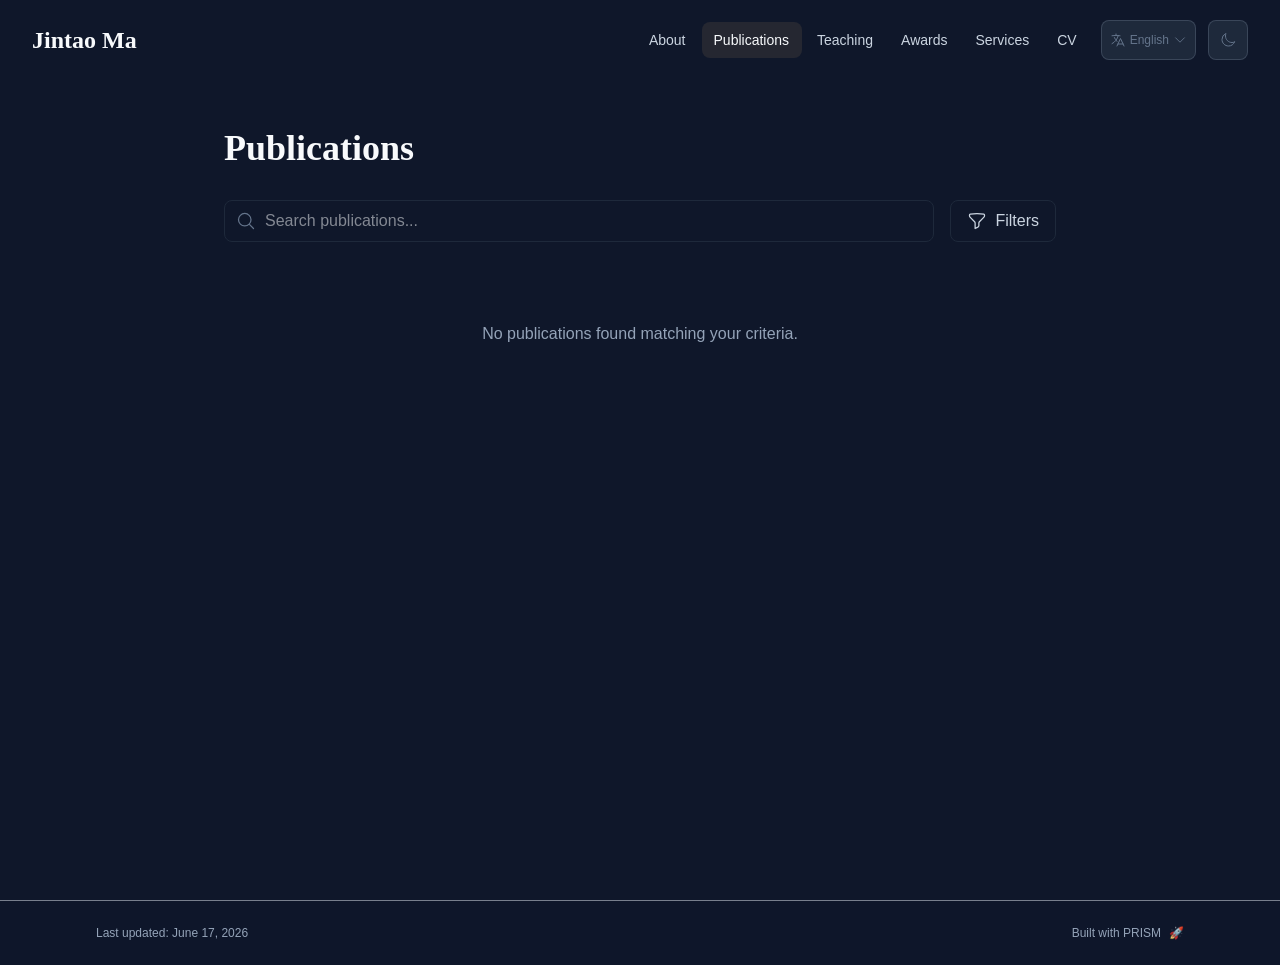
<file: publications/index.html>
<!DOCTYPE html><html lang="en" class="scroll-smooth"><head><meta charSet="utf-8"/><meta name="viewport" content="width=device-width, initial-scale=1"/><link rel="stylesheet" href="/_next/static/css/220751dcb2cdf23d.css" data-precedence="next"/><link rel="preload" as="script" fetchPriority="low" href="/_next/static/chunks/webpack-af78f5c2c11af041.js"/><script src="/_next/static/chunks/4bd1b696-70b6d399998de86a.js" async=""></script><script src="/_next/static/chunks/684-5aaa8290a129f299.js" async=""></script><script src="/_next/static/chunks/main-app-1a86c25ea5caece3.js" async=""></script><script src="/_next/static/chunks/461-a9a5d7b05a71d978.js" async=""></script><script src="/_next/static/chunks/874-6cc630662f3664af.js" async=""></script><script src="/_next/static/chunks/291-e39730cc9327e39b.js" async=""></script><script src="/_next/static/chunks/app/layout-4f2ec5eda546b8c9.js" async=""></script><script src="/_next/static/chunks/178-595a94b9af1e67b5.js" async=""></script><script src="/_next/static/chunks/748-938719555f753659.js" async=""></script><script src="/_next/static/chunks/app/%5Bslug%5D/page-d41031e04ccdae68.js" async=""></script><link rel="icon" href="/favicon.svg" type="image/svg+xml"/><script>
              try {
                const theme = localStorage.getItem('theme-storage');
                const parsed = theme ? JSON.parse(theme) : null;
                const setting = parsed?.state?.theme || 'dark';
                const prefersDark = typeof window !== 'undefined' && window.matchMedia && window.matchMedia('(prefers-color-scheme: dark)').matches;
                const effective = setting === 'dark' ? 'dark' : (setting === 'light' ? 'light' : (prefersDark ? 'dark' : 'light'));
                var root = document.documentElement;
                root.classList.add(effective);
                root.setAttribute('data-theme', effective);
              } catch (e) {
                var root = document.documentElement;
                root.classList.add('dark');
                root.setAttribute('data-theme', 'dark');
              }
            </script><script>
    try {
      const cfg = {"enabled":true,"locales":["en","zh"],"defaultLocale":"en","mode":"fixed","fixedLocale":"en","persist":true,"switcher":true,"labels":{"en":"English","zh":"中文"}};
      const storageKey = 'locale-storage';
      const normalize = (value) => typeof value === 'string' ? value.trim().replace('_', '-').toLowerCase() : '';
      const matchLocale = (candidate) => {
        const normalized = normalize(candidate);
        if (!normalized) return null;
        if (cfg.locales.includes(normalized)) return normalized;
        const language = normalized.split('-')[0];
        if (cfg.locales.includes(language)) return language;
        return null;
      };

      let resolved = null;

      if (!cfg.enabled) {
        resolved = cfg.defaultLocale;
      } else if (cfg.persist) {
        resolved = matchLocale(localStorage.getItem(storageKey));
      }

      if (!resolved) {
        if (cfg.mode === 'fixed') {
          resolved = cfg.fixedLocale;
        } else {
          resolved = matchLocale(navigator.language);
        }
      }

      if (!resolved) {
        resolved = cfg.defaultLocale;
      }

      const root = document.documentElement;
      root.lang = resolved;
      root.setAttribute('data-locale', resolved);

      if (cfg.persist) {
        localStorage.setItem(storageKey, resolved);
      }
    } catch (e) {
      const root = document.documentElement;
      root.lang = 'en';
      root.setAttribute('data-locale', 'en');
    }
  </script><title>Publications | Jintao Ma</title><meta name="author" content="Jintao Ma"/><meta name="keywords" content="Jintao Ma,PhD,Research,Peking University"/><meta name="creator" content="Jintao Ma"/><meta name="publisher" content="Jintao Ma"/><meta property="og:title" content="Jintao Ma"/><meta property="og:description" content="Personal website of Jintao Ma at Peking University"/><meta property="og:site_name" content="Jintao Ma&#x27;s Academic Website"/><meta property="og:locale" content="en_US"/><meta property="og:type" content="website"/><meta name="twitter:card" content="summary"/><meta name="twitter:title" content="Jintao Ma"/><meta name="twitter:description" content="Personal website of Jintao Ma at Peking University"/><link rel="icon" href="/favicon.svg"/><script>document.querySelectorAll('body link[rel="icon"], body link[rel="apple-touch-icon"]').forEach(el => document.head.appendChild(el))</script><script src="/_next/static/chunks/polyfills-42372ed130431b0a.js" noModule=""></script></head><body class="font-sans antialiased"><div style="visibility:hidden"><nav class="fixed top-0 left-0 right-0 z-50" data-headlessui-state=""><div class="transition-all duration-300 ease-out bg-transparent" style="transform:translateY(-100px)"><div class="max-w-7xl mx-auto px-4 sm:px-6 lg:px-8"><div class="flex justify-between items-center h-16 lg:h-20"><div class="flex-shrink-0" tabindex="0"><a class="text-xl lg:text-2xl font-serif font-semibold text-primary hover:text-accent transition-colors duration-200" href="/">Jintao Ma</a></div><div class="hidden lg:block"><div class="ml-10 flex items-center space-x-3"><div class="relative flex items-baseline space-x-1"><a data-nav-href="/" class="relative px-3 py-2 text-sm font-medium rounded-lg transition-colors duration-150 text-neutral-600" href="/">About</a><a data-nav-href="/publications" class="relative px-3 py-2 text-sm font-medium rounded-lg transition-colors duration-150 text-primary" href="/publications/">Publications</a><a data-nav-href="/teaching" class="relative px-3 py-2 text-sm font-medium rounded-lg transition-colors duration-150 text-neutral-600" href="/teaching/">Teaching</a><a data-nav-href="/awards" class="relative px-3 py-2 text-sm font-medium rounded-lg transition-colors duration-150 text-neutral-600" href="/awards/">Awards</a><a data-nav-href="/services" class="relative px-3 py-2 text-sm font-medium rounded-lg transition-colors duration-150 text-neutral-600" href="/services/">Services</a><a data-nav-href="/cv" class="relative px-3 py-2 text-sm font-medium rounded-lg transition-colors duration-150 text-neutral-600" href="/cv/">CV</a></div><div class="flex items-center justify-center w-14 h-10 rounded-lg border border-neutral-200 dark:border-[rgba(148,163,184,0.24)] bg-background dark:bg-neutral-800"><div class="w-6 h-4 rounded bg-neutral-300 animate-pulse"></div></div><div class="flex items-center justify-center w-10 h-10 rounded-lg border border-neutral-200 dark:border-[rgba(148,163,184,0.24)] bg-background dark:bg-neutral-800"><div class="w-4 h-4 rounded-full bg-neutral-300 animate-pulse"></div></div></div></div><div class="lg:hidden flex items-center space-x-2"><div class="flex items-center justify-center w-14 h-10 rounded-lg border border-neutral-200 dark:border-[rgba(148,163,184,0.24)] bg-background dark:bg-neutral-800"><div class="w-6 h-4 rounded bg-neutral-300 animate-pulse"></div></div><div class="flex items-center justify-center w-10 h-10 rounded-lg border border-neutral-200 dark:border-[rgba(148,163,184,0.24)] bg-background dark:bg-neutral-800"><div class="w-4 h-4 rounded-full bg-neutral-300 animate-pulse"></div></div><button class="inline-flex items-center justify-center p-2 rounded-md text-neutral-600 hover:text-primary hover:bg-neutral-100 dark:hover:bg-neutral-800 focus:outline-none focus:ring-2 focus:ring-inset focus:ring-accent transition-colors duration-200" id="headlessui-disclosure-button-«R7pdb»" type="button" aria-expanded="false" data-headlessui-state=""><span class="sr-only">Open main menu</span><div><svg xmlns="http://www.w3.org/2000/svg" fill="none" viewBox="0 0 24 24" stroke-width="1.5" stroke="currentColor" aria-hidden="true" data-slot="icon" class="block h-6 w-6"><path stroke-linecap="round" stroke-linejoin="round" d="M3.75 6.75h16.5M3.75 12h16.5m-16.5 5.25h16.5"></path></svg></div></button></div></div></div></div></nav><main class="min-h-screen pt-16 lg:pt-20"><div class="max-w-4xl mx-auto px-4 sm:px-6 lg:px-8 py-12"><div style="opacity:0;transform:translateY(20px)"><div class="mb-8"><h1 class="text-4xl font-serif font-bold text-primary mb-4">Publications</h1></div><div class="mb-8 space-y-4"><div class="flex flex-col sm:flex-row gap-4"><div class="relative flex-grow"><svg xmlns="http://www.w3.org/2000/svg" fill="none" viewBox="0 0 24 24" stroke-width="1.5" stroke="currentColor" aria-hidden="true" data-slot="icon" class="absolute left-3 top-1/2 transform -translate-y-1/2 h-5 w-5 text-neutral-400"><path stroke-linecap="round" stroke-linejoin="round" d="m21 21-5.197-5.197m0 0A7.5 7.5 0 1 0 5.196 5.196a7.5 7.5 0 0 0 10.607 10.607Z"></path></svg><input type="text" placeholder="Search publications..." class="w-full pl-10 pr-4 py-2 rounded-lg border border-neutral-200 dark:border-neutral-800 bg-white dark:bg-neutral-900 focus:ring-2 focus:ring-accent focus:border-transparent transition-all duration-200" value=""/></div><button class="flex items-center justify-center px-4 py-2 rounded-lg border transition-all duration-200 bg-white dark:bg-neutral-900 border-neutral-200 dark:border-neutral-800 text-neutral-600 hover:border-accent hover:text-accent"><svg xmlns="http://www.w3.org/2000/svg" fill="none" viewBox="0 0 24 24" stroke-width="1.5" stroke="currentColor" aria-hidden="true" data-slot="icon" class="h-5 w-5 mr-2"><path stroke-linecap="round" stroke-linejoin="round" d="M12 3c2.755 0 5.455.232 8.083.678.533.09.917.556.917 1.096v1.044a2.25 2.25 0 0 1-.659 1.591l-5.432 5.432a2.25 2.25 0 0 0-.659 1.591v2.927a2.25 2.25 0 0 1-1.244 2.013L9.75 21v-6.568a2.25 2.25 0 0 0-.659-1.591L3.659 7.409A2.25 2.25 0 0 1 3 5.818V4.774c0-.54.384-1.006.917-1.096A48.32 48.32 0 0 1 12 3Z"></path></svg>Filters</button></div></div><div class="space-y-6"><div class="text-center py-12 text-neutral-500">No publications found matching your criteria.</div></div></div></div><!--$--><!--/$--><!--$--><!--/$--></main><footer class="border-t border-neutral-200/50 bg-neutral-50/50 dark:bg-neutral-900/50 dark:border-neutral-700/50"><div class="max-w-6xl mx-auto px-4 sm:px-6 lg:px-8 py-6"><div class="flex flex-col sm:flex-row justify-between items-center gap-2"><p class="text-xs text-neutral-500">Last updated<!-- -->: <!-- -->June 17, 2026</p><p class="text-xs text-neutral-500 flex items-center"><a href="https://github.com/xyjoey/PRISM" target="_blank" rel="noopener noreferrer">Built with PRISM</a><span class="ml-2">🚀</span></p></div></div></footer></div><script src="/_next/static/chunks/webpack-af78f5c2c11af041.js" async=""></script><script>(self.__next_f=self.__next_f||[]).push([0])</script><script>self.__next_f.push([1,"1:\"$Sreact.fragment\"\n3:I[3719,[\"461\",\"static/chunks/461-a9a5d7b05a71d978.js\",\"874\",\"static/chunks/874-6cc630662f3664af.js\",\"291\",\"static/chunks/291-e39730cc9327e39b.js\",\"177\",\"static/chunks/app/layout-4f2ec5eda546b8c9.js\"],\"ThemeProvider\"]\n4:I[310,[\"461\",\"static/chunks/461-a9a5d7b05a71d978.js\",\"874\",\"static/chunks/874-6cc630662f3664af.js\",\"291\",\"static/chunks/291-e39730cc9327e39b.js\",\"177\",\"static/chunks/app/layout-4f2ec5eda546b8c9.js\"],\"LocaleProvider\"]\n5:I[4574,[\"461\",\"static/chunks/461-a9a5d7b05a71d978.js\",\"874\",\"static/chunks/874-6cc630662f3664af.js\",\"291\",\"static/chunks/291-e39730cc9327e39b.js\",\"177\",\"static/chunks/app/layout-4f2ec5eda546b8c9.js\"],\"default\"]\n6:I[7555,[],\"\"]\n7:I[1295,[],\"\"]\n8:I[2548,[\"461\",\"static/chunks/461-a9a5d7b05a71d978.js\",\"874\",\"static/chunks/874-6cc630662f3664af.js\",\"291\",\"static/chunks/291-e39730cc9327e39b.js\",\"177\",\"static/chunks/app/layout-4f2ec5eda546b8c9.js\"],\"default\"]\na:I[9665,[],\"MetadataBoundary\"]\nc:I[9665,[],\"OutletBoundary\"]\nf:I[4911,[],\"AsyncMetadataOutlet\"]\n11:I[9665,[],\"ViewportBoundary\"]\n13:I[6614,[],\"\"]\n:HL[\"/_next/static/css/220751dcb2cdf23d.css\",\"style\"]\n2:T5d8,\n    try {\n      const cfg = {\"enabled\":true,\"locales\":[\"en\",\"zh\"],\"defaultLocale\":\"en\",\"mode\":\"fixed\",\"fixedLocale\":\"en\",\"persist\":true,\"switcher\":true,\"labels\":{\"en\":\"English\",\"zh\":\"中文\"}};\n      const storageKey = 'locale-storage';\n      const normalize = (value) =\u003e typeof value === 'string' ? value.trim().replace('_', '-').toLowerCase() : '';\n      const matchLocale = (candidate) =\u003e {\n        const normalized = normalize(candidate);\n        if (!normalized) return null;\n        if (cfg.locales.includes(normalized)) return normalized;\n        const language = normalized.split('-')[0];\n        if (cfg.locales.includes(language)) return language;\n        return null;\n      };\n\n      let resolved = null;\n\n      if (!cfg.enabled) {\n        resolved = cfg.defaultLocale;\n      } else if (cfg.persist) {\n        resolved = matchLocale(localStorage.getItem(storageKey));\n      }\n\n      if (!resolved) {\n        if "])</script><script>self.__next_f.push([1,"(cfg.mode === 'fixed') {\n          resolved = cfg.fixedLocale;\n        } else {\n          resolved = matchLocale(navigator.language);\n        }\n      }\n\n      if (!resolved) {\n        resolved = cfg.defaultLocale;\n      }\n\n      const root = document.documentElement;\n      root.lang = resolved;\n      root.setAttribute('data-locale', resolved);\n\n      if (cfg.persist) {\n        localStorage.setItem(storageKey, resolved);\n      }\n    } catch (e) {\n      const root = document.documentElement;\n      root.lang = 'en';\n      root.setAttribute('data-locale', 'en');\n    }\n  "])</script><script>self.__next_f.push([1,"0:{\"P\":null,\"b\":\"2TFyuehD4RkHgqcrty1yQ\",\"p\":\"\",\"c\":[\"\",\"publications\",\"\"],\"i\":false,\"f\":[[[\"\",{\"children\":[[\"slug\",\"publications\",\"d\"],{\"children\":[\"__PAGE__\",{}]}]},\"$undefined\",\"$undefined\",true],[\"\",[\"$\",\"$1\",\"c\",{\"children\":[[[\"$\",\"link\",\"0\",{\"rel\":\"stylesheet\",\"href\":\"/_next/static/css/220751dcb2cdf23d.css\",\"precedence\":\"next\",\"crossOrigin\":\"$undefined\",\"nonce\":\"$undefined\"}]],[\"$\",\"html\",null,{\"lang\":\"en\",\"className\":\"scroll-smooth\",\"suppressHydrationWarning\":true,\"children\":[[\"$\",\"head\",null,{\"children\":[[\"$\",\"link\",null,{\"rel\":\"icon\",\"href\":\"/favicon.svg\",\"type\":\"image/svg+xml\"}],[\"$\",\"script\",null,{\"dangerouslySetInnerHTML\":{\"__html\":\"\\n              try {\\n                const theme = localStorage.getItem('theme-storage');\\n                const parsed = theme ? JSON.parse(theme) : null;\\n                const setting = parsed?.state?.theme || 'dark';\\n                const prefersDark = typeof window !== 'undefined' \u0026\u0026 window.matchMedia \u0026\u0026 window.matchMedia('(prefers-color-scheme: dark)').matches;\\n                const effective = setting === 'dark' ? 'dark' : (setting === 'light' ? 'light' : (prefersDark ? 'dark' : 'light'));\\n                var root = document.documentElement;\\n                root.classList.add(effective);\\n                root.setAttribute('data-theme', effective);\\n              } catch (e) {\\n                var root = document.documentElement;\\n                root.classList.add('dark');\\n                root.setAttribute('data-theme', 'dark');\\n              }\\n            \"}}],[\"$\",\"script\",null,{\"dangerouslySetInnerHTML\":{\"__html\":\"$2\"}}]]}],[\"$\",\"body\",null,{\"className\":\"font-sans antialiased\",\"children\":[\"$\",\"$L3\",null,{\"children\":[\"$\",\"$L4\",null,{\"config\":{\"enabled\":true,\"locales\":[\"en\",\"zh\"],\"defaultLocale\":\"en\",\"mode\":\"fixed\",\"fixedLocale\":\"en\",\"persist\":true,\"switcher\":true,\"labels\":{\"en\":\"English\",\"zh\":\"中文\"}},\"children\":[[\"$\",\"$L5\",null,{\"items\":[{\"title\":\"About\",\"type\":\"page\",\"target\":\"about\",\"href\":\"/\"},{\"title\":\"Publications\",\"type\":\"page\",\"target\":\"publications\",\"href\":\"/publications\"},{\"title\":\"Teaching\",\"type\":\"page\",\"target\":\"teaching\",\"href\":\"/teaching\"},{\"title\":\"Awards\",\"type\":\"page\",\"target\":\"awards\",\"href\":\"/awards\"},{\"title\":\"Services\",\"type\":\"page\",\"target\":\"services\",\"href\":\"/services\"},{\"title\":\"CV\",\"type\":\"page\",\"target\":\"cv\",\"href\":\"/cv\"}],\"siteTitle\":\"Jintao Ma\",\"enableOnePageMode\":false,\"i18n\":\"$0:f:0:1:1:props:children:1:props:children:1:props:children:props:children:props:config\",\"itemsByLocale\":{\"en\":[{\"title\":\"About\",\"type\":\"page\",\"target\":\"about\",\"href\":\"/\"},{\"title\":\"Publications\",\"type\":\"page\",\"target\":\"publications\",\"href\":\"/publications\"},{\"title\":\"Teaching\",\"type\":\"page\",\"target\":\"teaching\",\"href\":\"/teaching\"},{\"title\":\"Awards\",\"type\":\"page\",\"target\":\"awards\",\"href\":\"/awards\"},{\"title\":\"Services\",\"type\":\"page\",\"target\":\"services\",\"href\":\"/services\"},{\"title\":\"CV\",\"type\":\"page\",\"target\":\"cv\",\"href\":\"/cv\"}],\"zh\":[{\"title\":\"关于我\",\"type\":\"page\",\"target\":\"about\",\"href\":\"/\"},{\"title\":\"论文\",\"type\":\"page\",\"target\":\"publications\",\"href\":\"/publications\"},{\"title\":\"教学\",\"type\":\"page\",\"target\":\"teaching\",\"href\":\"/teaching\"},{\"title\":\"奖励\",\"type\":\"page\",\"target\":\"awards\",\"href\":\"/awards\"},{\"title\":\"服务\",\"type\":\"page\",\"target\":\"services\",\"href\":\"/services\"},{\"title\":\"简历\",\"type\":\"page\",\"target\":\"cv\",\"href\":\"/cv\"}]},\"siteTitleByLocale\":{\"en\":\"Jintao Ma\",\"zh\":\"马锦涛\"}}],[\"$\",\"main\",null,{\"className\":\"min-h-screen pt-16 lg:pt-20\",\"children\":[\"$\",\"$L6\",null,{\"parallelRouterKey\":\"children\",\"error\":\"$undefined\",\"errorStyles\":\"$undefined\",\"errorScripts\":\"$undefined\",\"template\":[\"$\",\"$L7\",null,{}],\"templateStyles\":\"$undefined\",\"templateScripts\":\"$undefined\",\"notFound\":[[[\"$\",\"title\",null,{\"children\":\"404: This page could not be found.\"}],[\"$\",\"div\",null,{\"style\":{\"fontFamily\":\"system-ui,\\\"Segoe UI\\\",Roboto,Helvetica,Arial,sans-serif,\\\"Apple Color Emoji\\\",\\\"Segoe UI Emoji\\\"\",\"height\":\"100vh\",\"textAlign\":\"center\",\"display\":\"flex\",\"flexDirection\":\"column\",\"alignItems\":\"center\",\"justifyContent\":\"center\"},\"children\":[\"$\",\"div\",null,{\"children\":[[\"$\",\"style\",null,{\"dangerouslySetInnerHTML\":{\"__html\":\"body{color:#000;background:#fff;margin:0}.next-error-h1{border-right:1px solid rgba(0,0,0,.3)}@media (prefers-color-scheme:dark){body{color:#fff;background:#000}.next-error-h1{border-right:1px solid rgba(255,255,255,.3)}}\"}}],[\"$\",\"h1\",null,{\"className\":\"next-error-h1\",\"style\":{\"display\":\"inline-block\",\"margin\":\"0 20px 0 0\",\"padding\":\"0 23px 0 0\",\"fontSize\":24,\"fontWeight\":500,\"verticalAlign\":\"top\",\"lineHeight\":\"49px\"},\"children\":404}],[\"$\",\"div\",null,{\"style\":{\"display\":\"inline-block\"},\"children\":[\"$\",\"h2\",null,{\"style\":{\"fontSize\":14,\"fontWeight\":400,\"lineHeight\":\"49px\",\"margin\":0},\"children\":\"This page could not be found.\"}]}]]}]}]],[]],\"forbidden\":\"$undefined\",\"unauthorized\":\"$undefined\"}]}],[\"$\",\"$L8\",null,{\"lastUpdated\":\"June 17, 2026\",\"lastUpdatedByLocale\":{\"en\":\"June 17, 2026\",\"zh\":\"2026年6月17日\"},\"defaultLocale\":\"en\"}]]}]}]}]]}]]}],{\"children\":[[\"slug\",\"publications\",\"d\"],[\"$\",\"$1\",\"c\",{\"children\":[null,[\"$\",\"$L6\",null,{\"parallelRouterKey\":\"children\",\"error\":\"$undefined\",\"errorStyles\":\"$undefined\",\"errorScripts\":\"$undefined\",\"template\":[\"$\",\"$L7\",null,{}],\"templateStyles\":\"$undefined\",\"templateScripts\":\"$undefined\",\"notFound\":\"$undefined\",\"forbidden\":\"$undefined\",\"unauthorized\":\"$undefined\"}]]}],{\"children\":[\"__PAGE__\",[\"$\",\"$1\",\"c\",{\"children\":[\"$L9\",[\"$\",\"$La\",null,{\"children\":\"$Lb\"}],null,[\"$\",\"$Lc\",null,{\"children\":[\"$Ld\",\"$Le\",[\"$\",\"$Lf\",null,{\"promise\":\"$@10\"}]]}]]}],{},null,false]},null,false]},null,false],[\"$\",\"$1\",\"h\",{\"children\":[null,[\"$\",\"$1\",\"p1tsHKNLIYdflYkurOWZ1\",{\"children\":[[\"$\",\"$L11\",null,{\"children\":\"$L12\"}],null]}],null]}],false]],\"m\":\"$undefined\",\"G\":[\"$13\",\"$undefined\"],\"s\":false,\"S\":true}\n"])</script><script>self.__next_f.push([1,"14:\"$Sreact.suspense\"\n15:I[4911,[],\"AsyncMetadata\"]\n17:I[2382,[\"461\",\"static/chunks/461-a9a5d7b05a71d978.js\",\"178\",\"static/chunks/178-595a94b9af1e67b5.js\",\"748\",\"static/chunks/748-938719555f753659.js\",\"182\",\"static/chunks/app/%5Bslug%5D/page-d41031e04ccdae68.js\"],\"default\"]\nb:[\"$\",\"$14\",null,{\"fallback\":null,\"children\":[\"$\",\"$L15\",null,{\"promise\":\"$@16\"}]}]\n9:[\"$\",\"$L17\",null,{\"dataByLocale\":{\"en\":{\"type\":\"publication\",\"config\":{\"type\":\"publication\",\"title\":\"Publications\",\"description\":\"\",\"source\":\"publications.bib\"},\"publications\":[]},\"zh\":{\"type\":\"publication\",\"config\":{\"type\":\"publication\",\"title\":\"论文\",\"description\":\"\",\"source\":\"publications.bib\"},\"publications\":[]}},\"defaultLocale\":\"en\"}]\n"])</script><script>self.__next_f.push([1,"e:null\n"])</script><script>self.__next_f.push([1,"12:[[\"$\",\"meta\",\"0\",{\"charSet\":\"utf-8\"}],[\"$\",\"meta\",\"1\",{\"name\":\"viewport\",\"content\":\"width=device-width, initial-scale=1\"}]]\nd:null\n"])</script><script>self.__next_f.push([1,"16:{\"metadata\":[[\"$\",\"title\",\"0\",{\"children\":\"Publications | Jintao Ma\"}],[\"$\",\"meta\",\"1\",{\"name\":\"author\",\"content\":\"Jintao Ma\"}],[\"$\",\"meta\",\"2\",{\"name\":\"keywords\",\"content\":\"Jintao Ma,PhD,Research,Peking University\"}],[\"$\",\"meta\",\"3\",{\"name\":\"creator\",\"content\":\"Jintao Ma\"}],[\"$\",\"meta\",\"4\",{\"name\":\"publisher\",\"content\":\"Jintao Ma\"}],[\"$\",\"meta\",\"5\",{\"property\":\"og:title\",\"content\":\"Jintao Ma\"}],[\"$\",\"meta\",\"6\",{\"property\":\"og:description\",\"content\":\"Personal website of Jintao Ma at Peking University\"}],[\"$\",\"meta\",\"7\",{\"property\":\"og:site_name\",\"content\":\"Jintao Ma's Academic Website\"}],[\"$\",\"meta\",\"8\",{\"property\":\"og:locale\",\"content\":\"en_US\"}],[\"$\",\"meta\",\"9\",{\"property\":\"og:type\",\"content\":\"website\"}],[\"$\",\"meta\",\"10\",{\"name\":\"twitter:card\",\"content\":\"summary\"}],[\"$\",\"meta\",\"11\",{\"name\":\"twitter:title\",\"content\":\"Jintao Ma\"}],[\"$\",\"meta\",\"12\",{\"name\":\"twitter:description\",\"content\":\"Personal website of Jintao Ma at Peking University\"}],[\"$\",\"link\",\"13\",{\"rel\":\"icon\",\"href\":\"/favicon.svg\"}]],\"error\":null,\"digest\":\"$undefined\"}\n10:{\"metadata\":\"$16:metadata\",\"error\":null,\"digest\":\"$undefined\"}\n"])</script></body></html>
</file>
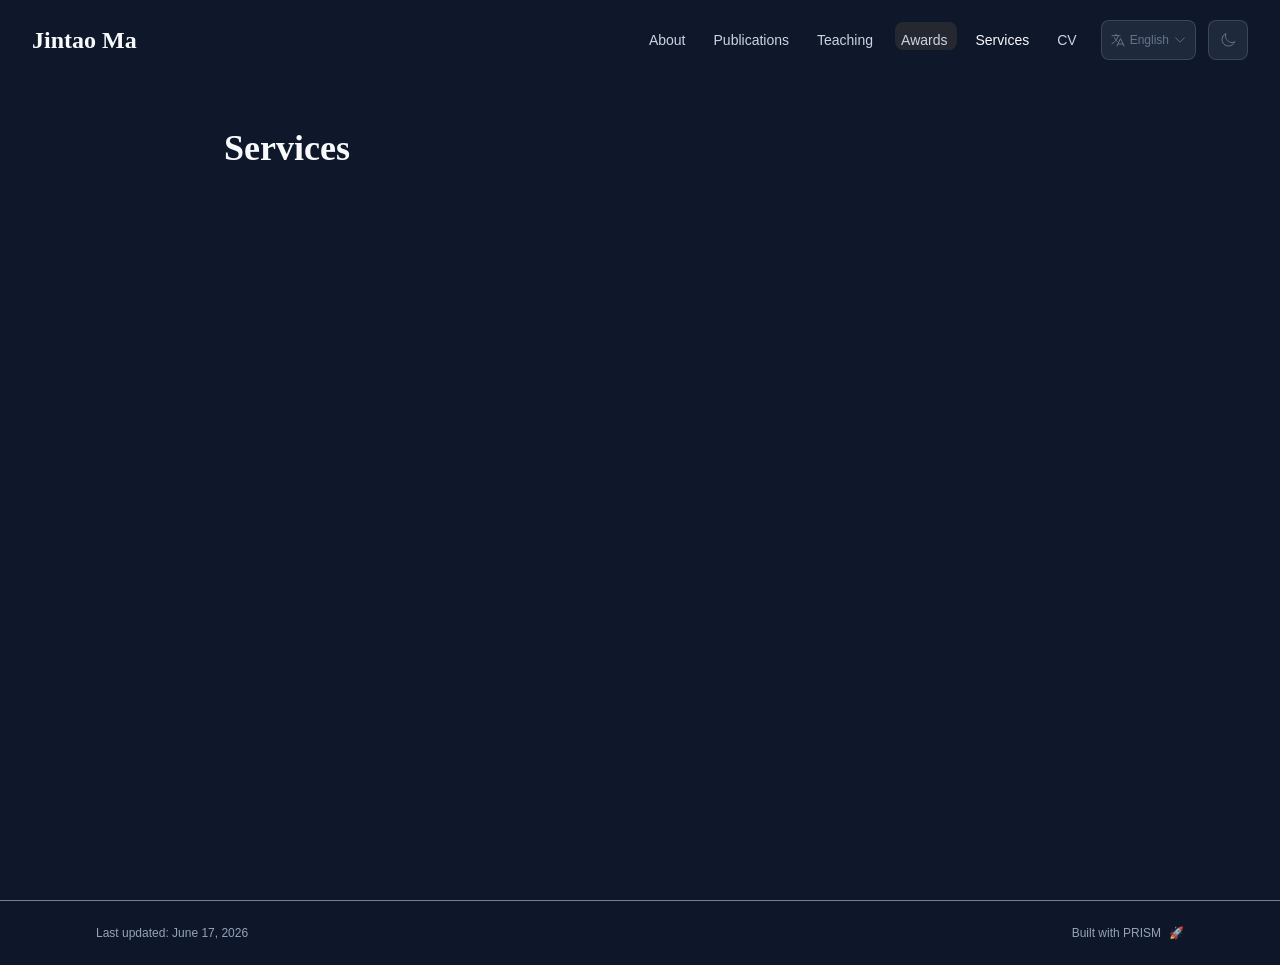
<file: services/index.html>
<!DOCTYPE html><html lang="en" class="scroll-smooth"><head><meta charSet="utf-8"/><meta name="viewport" content="width=device-width, initial-scale=1"/><link rel="stylesheet" href="/_next/static/css/220751dcb2cdf23d.css" data-precedence="next"/><link rel="preload" as="script" fetchPriority="low" href="/_next/static/chunks/webpack-af78f5c2c11af041.js"/><script src="/_next/static/chunks/4bd1b696-70b6d399998de86a.js" async=""></script><script src="/_next/static/chunks/684-5aaa8290a129f299.js" async=""></script><script src="/_next/static/chunks/main-app-1a86c25ea5caece3.js" async=""></script><script src="/_next/static/chunks/461-a9a5d7b05a71d978.js" async=""></script><script src="/_next/static/chunks/874-6cc630662f3664af.js" async=""></script><script src="/_next/static/chunks/291-e39730cc9327e39b.js" async=""></script><script src="/_next/static/chunks/app/layout-4f2ec5eda546b8c9.js" async=""></script><script src="/_next/static/chunks/178-595a94b9af1e67b5.js" async=""></script><script src="/_next/static/chunks/748-938719555f753659.js" async=""></script><script src="/_next/static/chunks/app/%5Bslug%5D/page-d41031e04ccdae68.js" async=""></script><link rel="icon" href="/favicon.svg" type="image/svg+xml"/><script>
              try {
                const theme = localStorage.getItem('theme-storage');
                const parsed = theme ? JSON.parse(theme) : null;
                const setting = parsed?.state?.theme || 'dark';
                const prefersDark = typeof window !== 'undefined' && window.matchMedia && window.matchMedia('(prefers-color-scheme: dark)').matches;
                const effective = setting === 'dark' ? 'dark' : (setting === 'light' ? 'light' : (prefersDark ? 'dark' : 'light'));
                var root = document.documentElement;
                root.classList.add(effective);
                root.setAttribute('data-theme', effective);
              } catch (e) {
                var root = document.documentElement;
                root.classList.add('dark');
                root.setAttribute('data-theme', 'dark');
              }
            </script><script>
    try {
      const cfg = {"enabled":true,"locales":["en","zh"],"defaultLocale":"en","mode":"fixed","fixedLocale":"en","persist":true,"switcher":true,"labels":{"en":"English","zh":"中文"}};
      const storageKey = 'locale-storage';
      const normalize = (value) => typeof value === 'string' ? value.trim().replace('_', '-').toLowerCase() : '';
      const matchLocale = (candidate) => {
        const normalized = normalize(candidate);
        if (!normalized) return null;
        if (cfg.locales.includes(normalized)) return normalized;
        const language = normalized.split('-')[0];
        if (cfg.locales.includes(language)) return language;
        return null;
      };

      let resolved = null;

      if (!cfg.enabled) {
        resolved = cfg.defaultLocale;
      } else if (cfg.persist) {
        resolved = matchLocale(localStorage.getItem(storageKey));
      }

      if (!resolved) {
        if (cfg.mode === 'fixed') {
          resolved = cfg.fixedLocale;
        } else {
          resolved = matchLocale(navigator.language);
        }
      }

      if (!resolved) {
        resolved = cfg.defaultLocale;
      }

      const root = document.documentElement;
      root.lang = resolved;
      root.setAttribute('data-locale', resolved);

      if (cfg.persist) {
        localStorage.setItem(storageKey, resolved);
      }
    } catch (e) {
      const root = document.documentElement;
      root.lang = 'en';
      root.setAttribute('data-locale', 'en');
    }
  </script><title>Services | Jintao Ma</title><meta name="author" content="Jintao Ma"/><meta name="keywords" content="Jintao Ma,PhD,Research,Peking University"/><meta name="creator" content="Jintao Ma"/><meta name="publisher" content="Jintao Ma"/><meta property="og:title" content="Jintao Ma"/><meta property="og:description" content="Personal website of Jintao Ma at Peking University"/><meta property="og:site_name" content="Jintao Ma&#x27;s Academic Website"/><meta property="og:locale" content="en_US"/><meta property="og:type" content="website"/><meta name="twitter:card" content="summary"/><meta name="twitter:title" content="Jintao Ma"/><meta name="twitter:description" content="Personal website of Jintao Ma at Peking University"/><link rel="icon" href="/favicon.svg"/><script>document.querySelectorAll('body link[rel="icon"], body link[rel="apple-touch-icon"]').forEach(el => document.head.appendChild(el))</script><script src="/_next/static/chunks/polyfills-42372ed130431b0a.js" noModule=""></script></head><body class="font-sans antialiased"><div style="visibility:hidden"><nav class="fixed top-0 left-0 right-0 z-50" data-headlessui-state=""><div class="transition-all duration-300 ease-out bg-transparent" style="transform:translateY(-100px)"><div class="max-w-7xl mx-auto px-4 sm:px-6 lg:px-8"><div class="flex justify-between items-center h-16 lg:h-20"><div class="flex-shrink-0" tabindex="0"><a class="text-xl lg:text-2xl font-serif font-semibold text-primary hover:text-accent transition-colors duration-200" href="/">Jintao Ma</a></div><div class="hidden lg:block"><div class="ml-10 flex items-center space-x-3"><div class="relative flex items-baseline space-x-1"><a data-nav-href="/" class="relative px-3 py-2 text-sm font-medium rounded-lg transition-colors duration-150 text-neutral-600" href="/">About</a><a data-nav-href="/publications" class="relative px-3 py-2 text-sm font-medium rounded-lg transition-colors duration-150 text-neutral-600" href="/publications/">Publications</a><a data-nav-href="/teaching" class="relative px-3 py-2 text-sm font-medium rounded-lg transition-colors duration-150 text-neutral-600" href="/teaching/">Teaching</a><a data-nav-href="/awards" class="relative px-3 py-2 text-sm font-medium rounded-lg transition-colors duration-150 text-neutral-600" href="/awards/">Awards</a><a data-nav-href="/services" class="relative px-3 py-2 text-sm font-medium rounded-lg transition-colors duration-150 text-primary" href="/services/">Services</a><a data-nav-href="/cv" class="relative px-3 py-2 text-sm font-medium rounded-lg transition-colors duration-150 text-neutral-600" href="/cv/">CV</a></div><div class="flex items-center justify-center w-14 h-10 rounded-lg border border-neutral-200 dark:border-[rgba(148,163,184,0.24)] bg-background dark:bg-neutral-800"><div class="w-6 h-4 rounded bg-neutral-300 animate-pulse"></div></div><div class="flex items-center justify-center w-10 h-10 rounded-lg border border-neutral-200 dark:border-[rgba(148,163,184,0.24)] bg-background dark:bg-neutral-800"><div class="w-4 h-4 rounded-full bg-neutral-300 animate-pulse"></div></div></div></div><div class="lg:hidden flex items-center space-x-2"><div class="flex items-center justify-center w-14 h-10 rounded-lg border border-neutral-200 dark:border-[rgba(148,163,184,0.24)] bg-background dark:bg-neutral-800"><div class="w-6 h-4 rounded bg-neutral-300 animate-pulse"></div></div><div class="flex items-center justify-center w-10 h-10 rounded-lg border border-neutral-200 dark:border-[rgba(148,163,184,0.24)] bg-background dark:bg-neutral-800"><div class="w-4 h-4 rounded-full bg-neutral-300 animate-pulse"></div></div><button class="inline-flex items-center justify-center p-2 rounded-md text-neutral-600 hover:text-primary hover:bg-neutral-100 dark:hover:bg-neutral-800 focus:outline-none focus:ring-2 focus:ring-inset focus:ring-accent transition-colors duration-200" id="headlessui-disclosure-button-«R7pdb»" type="button" aria-expanded="false" data-headlessui-state=""><span class="sr-only">Open main menu</span><div><svg xmlns="http://www.w3.org/2000/svg" fill="none" viewBox="0 0 24 24" stroke-width="1.5" stroke="currentColor" aria-hidden="true" data-slot="icon" class="block h-6 w-6"><path stroke-linecap="round" stroke-linejoin="round" d="M3.75 6.75h16.5M3.75 12h16.5m-16.5 5.25h16.5"></path></svg></div></button></div></div></div></div></nav><main class="min-h-screen pt-16 lg:pt-20"><div class="max-w-4xl mx-auto px-4 sm:px-6 lg:px-8 py-12"><div style="opacity:0;transform:translateY(20px)"><div class="mb-8"><h1 class="text-4xl font-serif font-bold text-primary mb-4">Services</h1></div><div class="grid gap-6"></div></div></div><!--$--><!--/$--><!--$--><!--/$--></main><footer class="border-t border-neutral-200/50 bg-neutral-50/50 dark:bg-neutral-900/50 dark:border-neutral-700/50"><div class="max-w-6xl mx-auto px-4 sm:px-6 lg:px-8 py-6"><div class="flex flex-col sm:flex-row justify-between items-center gap-2"><p class="text-xs text-neutral-500">Last updated<!-- -->: <!-- -->June 17, 2026</p><p class="text-xs text-neutral-500 flex items-center"><a href="https://github.com/xyjoey/PRISM" target="_blank" rel="noopener noreferrer">Built with PRISM</a><span class="ml-2">🚀</span></p></div></div></footer></div><script src="/_next/static/chunks/webpack-af78f5c2c11af041.js" async=""></script><script>(self.__next_f=self.__next_f||[]).push([0])</script><script>self.__next_f.push([1,"1:\"$Sreact.fragment\"\n3:I[3719,[\"461\",\"static/chunks/461-a9a5d7b05a71d978.js\",\"874\",\"static/chunks/874-6cc630662f3664af.js\",\"291\",\"static/chunks/291-e39730cc9327e39b.js\",\"177\",\"static/chunks/app/layout-4f2ec5eda546b8c9.js\"],\"ThemeProvider\"]\n4:I[310,[\"461\",\"static/chunks/461-a9a5d7b05a71d978.js\",\"874\",\"static/chunks/874-6cc630662f3664af.js\",\"291\",\"static/chunks/291-e39730cc9327e39b.js\",\"177\",\"static/chunks/app/layout-4f2ec5eda546b8c9.js\"],\"LocaleProvider\"]\n5:I[4574,[\"461\",\"static/chunks/461-a9a5d7b05a71d978.js\",\"874\",\"static/chunks/874-6cc630662f3664af.js\",\"291\",\"static/chunks/291-e39730cc9327e39b.js\",\"177\",\"static/chunks/app/layout-4f2ec5eda546b8c9.js\"],\"default\"]\n6:I[7555,[],\"\"]\n7:I[1295,[],\"\"]\n8:I[2548,[\"461\",\"static/chunks/461-a9a5d7b05a71d978.js\",\"874\",\"static/chunks/874-6cc630662f3664af.js\",\"291\",\"static/chunks/291-e39730cc9327e39b.js\",\"177\",\"static/chunks/app/layout-4f2ec5eda546b8c9.js\"],\"default\"]\na:I[9665,[],\"MetadataBoundary\"]\nc:I[9665,[],\"OutletBoundary\"]\nf:I[4911,[],\"AsyncMetadataOutlet\"]\n11:I[9665,[],\"ViewportBoundary\"]\n13:I[6614,[],\"\"]\n:HL[\"/_next/static/css/220751dcb2cdf23d.css\",\"style\"]\n2:T5d8,\n    try {\n      const cfg = {\"enabled\":true,\"locales\":[\"en\",\"zh\"],\"defaultLocale\":\"en\",\"mode\":\"fixed\",\"fixedLocale\":\"en\",\"persist\":true,\"switcher\":true,\"labels\":{\"en\":\"English\",\"zh\":\"中文\"}};\n      const storageKey = 'locale-storage';\n      const normalize = (value) =\u003e typeof value === 'string' ? value.trim().replace('_', '-').toLowerCase() : '';\n      const matchLocale = (candidate) =\u003e {\n        const normalized = normalize(candidate);\n        if (!normalized) return null;\n        if (cfg.locales.includes(normalized)) return normalized;\n        const language = normalized.split('-')[0];\n        if (cfg.locales.includes(language)) return language;\n        return null;\n      };\n\n      let resolved = null;\n\n      if (!cfg.enabled) {\n        resolved = cfg.defaultLocale;\n      } else if (cfg.persist) {\n        resolved = matchLocale(localStorage.getItem(storageKey));\n      }\n\n      if (!resolved) {\n        if "])</script><script>self.__next_f.push([1,"(cfg.mode === 'fixed') {\n          resolved = cfg.fixedLocale;\n        } else {\n          resolved = matchLocale(navigator.language);\n        }\n      }\n\n      if (!resolved) {\n        resolved = cfg.defaultLocale;\n      }\n\n      const root = document.documentElement;\n      root.lang = resolved;\n      root.setAttribute('data-locale', resolved);\n\n      if (cfg.persist) {\n        localStorage.setItem(storageKey, resolved);\n      }\n    } catch (e) {\n      const root = document.documentElement;\n      root.lang = 'en';\n      root.setAttribute('data-locale', 'en');\n    }\n  "])</script><script>self.__next_f.push([1,"0:{\"P\":null,\"b\":\"2TFyuehD4RkHgqcrty1yQ\",\"p\":\"\",\"c\":[\"\",\"services\",\"\"],\"i\":false,\"f\":[[[\"\",{\"children\":[[\"slug\",\"services\",\"d\"],{\"children\":[\"__PAGE__\",{}]}]},\"$undefined\",\"$undefined\",true],[\"\",[\"$\",\"$1\",\"c\",{\"children\":[[[\"$\",\"link\",\"0\",{\"rel\":\"stylesheet\",\"href\":\"/_next/static/css/220751dcb2cdf23d.css\",\"precedence\":\"next\",\"crossOrigin\":\"$undefined\",\"nonce\":\"$undefined\"}]],[\"$\",\"html\",null,{\"lang\":\"en\",\"className\":\"scroll-smooth\",\"suppressHydrationWarning\":true,\"children\":[[\"$\",\"head\",null,{\"children\":[[\"$\",\"link\",null,{\"rel\":\"icon\",\"href\":\"/favicon.svg\",\"type\":\"image/svg+xml\"}],[\"$\",\"script\",null,{\"dangerouslySetInnerHTML\":{\"__html\":\"\\n              try {\\n                const theme = localStorage.getItem('theme-storage');\\n                const parsed = theme ? JSON.parse(theme) : null;\\n                const setting = parsed?.state?.theme || 'dark';\\n                const prefersDark = typeof window !== 'undefined' \u0026\u0026 window.matchMedia \u0026\u0026 window.matchMedia('(prefers-color-scheme: dark)').matches;\\n                const effective = setting === 'dark' ? 'dark' : (setting === 'light' ? 'light' : (prefersDark ? 'dark' : 'light'));\\n                var root = document.documentElement;\\n                root.classList.add(effective);\\n                root.setAttribute('data-theme', effective);\\n              } catch (e) {\\n                var root = document.documentElement;\\n                root.classList.add('dark');\\n                root.setAttribute('data-theme', 'dark');\\n              }\\n            \"}}],[\"$\",\"script\",null,{\"dangerouslySetInnerHTML\":{\"__html\":\"$2\"}}]]}],[\"$\",\"body\",null,{\"className\":\"font-sans antialiased\",\"children\":[\"$\",\"$L3\",null,{\"children\":[\"$\",\"$L4\",null,{\"config\":{\"enabled\":true,\"locales\":[\"en\",\"zh\"],\"defaultLocale\":\"en\",\"mode\":\"fixed\",\"fixedLocale\":\"en\",\"persist\":true,\"switcher\":true,\"labels\":{\"en\":\"English\",\"zh\":\"中文\"}},\"children\":[[\"$\",\"$L5\",null,{\"items\":[{\"title\":\"About\",\"type\":\"page\",\"target\":\"about\",\"href\":\"/\"},{\"title\":\"Publications\",\"type\":\"page\",\"target\":\"publications\",\"href\":\"/publications\"},{\"title\":\"Teaching\",\"type\":\"page\",\"target\":\"teaching\",\"href\":\"/teaching\"},{\"title\":\"Awards\",\"type\":\"page\",\"target\":\"awards\",\"href\":\"/awards\"},{\"title\":\"Services\",\"type\":\"page\",\"target\":\"services\",\"href\":\"/services\"},{\"title\":\"CV\",\"type\":\"page\",\"target\":\"cv\",\"href\":\"/cv\"}],\"siteTitle\":\"Jintao Ma\",\"enableOnePageMode\":false,\"i18n\":\"$0:f:0:1:1:props:children:1:props:children:1:props:children:props:children:props:config\",\"itemsByLocale\":{\"en\":[{\"title\":\"About\",\"type\":\"page\",\"target\":\"about\",\"href\":\"/\"},{\"title\":\"Publications\",\"type\":\"page\",\"target\":\"publications\",\"href\":\"/publications\"},{\"title\":\"Teaching\",\"type\":\"page\",\"target\":\"teaching\",\"href\":\"/teaching\"},{\"title\":\"Awards\",\"type\":\"page\",\"target\":\"awards\",\"href\":\"/awards\"},{\"title\":\"Services\",\"type\":\"page\",\"target\":\"services\",\"href\":\"/services\"},{\"title\":\"CV\",\"type\":\"page\",\"target\":\"cv\",\"href\":\"/cv\"}],\"zh\":[{\"title\":\"关于我\",\"type\":\"page\",\"target\":\"about\",\"href\":\"/\"},{\"title\":\"论文\",\"type\":\"page\",\"target\":\"publications\",\"href\":\"/publications\"},{\"title\":\"教学\",\"type\":\"page\",\"target\":\"teaching\",\"href\":\"/teaching\"},{\"title\":\"奖励\",\"type\":\"page\",\"target\":\"awards\",\"href\":\"/awards\"},{\"title\":\"服务\",\"type\":\"page\",\"target\":\"services\",\"href\":\"/services\"},{\"title\":\"简历\",\"type\":\"page\",\"target\":\"cv\",\"href\":\"/cv\"}]},\"siteTitleByLocale\":{\"en\":\"Jintao Ma\",\"zh\":\"马锦涛\"}}],[\"$\",\"main\",null,{\"className\":\"min-h-screen pt-16 lg:pt-20\",\"children\":[\"$\",\"$L6\",null,{\"parallelRouterKey\":\"children\",\"error\":\"$undefined\",\"errorStyles\":\"$undefined\",\"errorScripts\":\"$undefined\",\"template\":[\"$\",\"$L7\",null,{}],\"templateStyles\":\"$undefined\",\"templateScripts\":\"$undefined\",\"notFound\":[[[\"$\",\"title\",null,{\"children\":\"404: This page could not be found.\"}],[\"$\",\"div\",null,{\"style\":{\"fontFamily\":\"system-ui,\\\"Segoe UI\\\",Roboto,Helvetica,Arial,sans-serif,\\\"Apple Color Emoji\\\",\\\"Segoe UI Emoji\\\"\",\"height\":\"100vh\",\"textAlign\":\"center\",\"display\":\"flex\",\"flexDirection\":\"column\",\"alignItems\":\"center\",\"justifyContent\":\"center\"},\"children\":[\"$\",\"div\",null,{\"children\":[[\"$\",\"style\",null,{\"dangerouslySetInnerHTML\":{\"__html\":\"body{color:#000;background:#fff;margin:0}.next-error-h1{border-right:1px solid rgba(0,0,0,.3)}@media (prefers-color-scheme:dark){body{color:#fff;background:#000}.next-error-h1{border-right:1px solid rgba(255,255,255,.3)}}\"}}],[\"$\",\"h1\",null,{\"className\":\"next-error-h1\",\"style\":{\"display\":\"inline-block\",\"margin\":\"0 20px 0 0\",\"padding\":\"0 23px 0 0\",\"fontSize\":24,\"fontWeight\":500,\"verticalAlign\":\"top\",\"lineHeight\":\"49px\"},\"children\":404}],[\"$\",\"div\",null,{\"style\":{\"display\":\"inline-block\"},\"children\":[\"$\",\"h2\",null,{\"style\":{\"fontSize\":14,\"fontWeight\":400,\"lineHeight\":\"49px\",\"margin\":0},\"children\":\"This page could not be found.\"}]}]]}]}]],[]],\"forbidden\":\"$undefined\",\"unauthorized\":\"$undefined\"}]}],[\"$\",\"$L8\",null,{\"lastUpdated\":\"June 17, 2026\",\"lastUpdatedByLocale\":{\"en\":\"June 17, 2026\",\"zh\":\"2026年6月17日\"},\"defaultLocale\":\"en\"}]]}]}]}]]}]]}],{\"children\":[[\"slug\",\"services\",\"d\"],[\"$\",\"$1\",\"c\",{\"children\":[null,[\"$\",\"$L6\",null,{\"parallelRouterKey\":\"children\",\"error\":\"$undefined\",\"errorStyles\":\"$undefined\",\"errorScripts\":\"$undefined\",\"template\":[\"$\",\"$L7\",null,{}],\"templateStyles\":\"$undefined\",\"templateScripts\":\"$undefined\",\"notFound\":\"$undefined\",\"forbidden\":\"$undefined\",\"unauthorized\":\"$undefined\"}]]}],{\"children\":[\"__PAGE__\",[\"$\",\"$1\",\"c\",{\"children\":[\"$L9\",[\"$\",\"$La\",null,{\"children\":\"$Lb\"}],null,[\"$\",\"$Lc\",null,{\"children\":[\"$Ld\",\"$Le\",[\"$\",\"$Lf\",null,{\"promise\":\"$@10\"}]]}]]}],{},null,false]},null,false]},null,false],[\"$\",\"$1\",\"h\",{\"children\":[null,[\"$\",\"$1\",\"rkKvP6eCreJysGPml3r9Y\",{\"children\":[[\"$\",\"$L11\",null,{\"children\":\"$L12\"}],null]}],null]}],false]],\"m\":\"$undefined\",\"G\":[\"$13\",\"$undefined\"],\"s\":false,\"S\":true}\n"])</script><script>self.__next_f.push([1,"14:\"$Sreact.suspense\"\n15:I[4911,[],\"AsyncMetadata\"]\n17:I[2382,[\"461\",\"static/chunks/461-a9a5d7b05a71d978.js\",\"178\",\"static/chunks/178-595a94b9af1e67b5.js\",\"748\",\"static/chunks/748-938719555f753659.js\",\"182\",\"static/chunks/app/%5Bslug%5D/page-d41031e04ccdae68.js\"],\"default\"]\nb:[\"$\",\"$14\",null,{\"fallback\":null,\"children\":[\"$\",\"$L15\",null,{\"promise\":\"$@16\"}]}]\n9:[\"$\",\"$L17\",null,{\"dataByLocale\":{\"en\":{\"type\":\"card\",\"config\":{\"type\":\"card\",\"title\":\"Services\",\"description\":\"\",\"items\":[]}},\"zh\":{\"type\":\"card\",\"config\":{\"type\":\"card\",\"title\":\"服务\",\"description\":\"\",\"items\":[]}}},\"defaultLocale\":\"en\"}]\n"])</script><script>self.__next_f.push([1,"e:null\n"])</script><script>self.__next_f.push([1,"12:[[\"$\",\"meta\",\"0\",{\"charSet\":\"utf-8\"}],[\"$\",\"meta\",\"1\",{\"name\":\"viewport\",\"content\":\"width=device-width, initial-scale=1\"}]]\nd:null\n"])</script><script>self.__next_f.push([1,"16:{\"metadata\":[[\"$\",\"title\",\"0\",{\"children\":\"Services | Jintao Ma\"}],[\"$\",\"meta\",\"1\",{\"name\":\"author\",\"content\":\"Jintao Ma\"}],[\"$\",\"meta\",\"2\",{\"name\":\"keywords\",\"content\":\"Jintao Ma,PhD,Research,Peking University\"}],[\"$\",\"meta\",\"3\",{\"name\":\"creator\",\"content\":\"Jintao Ma\"}],[\"$\",\"meta\",\"4\",{\"name\":\"publisher\",\"content\":\"Jintao Ma\"}],[\"$\",\"meta\",\"5\",{\"property\":\"og:title\",\"content\":\"Jintao Ma\"}],[\"$\",\"meta\",\"6\",{\"property\":\"og:description\",\"content\":\"Personal website of Jintao Ma at Peking University\"}],[\"$\",\"meta\",\"7\",{\"property\":\"og:site_name\",\"content\":\"Jintao Ma's Academic Website\"}],[\"$\",\"meta\",\"8\",{\"property\":\"og:locale\",\"content\":\"en_US\"}],[\"$\",\"meta\",\"9\",{\"property\":\"og:type\",\"content\":\"website\"}],[\"$\",\"meta\",\"10\",{\"name\":\"twitter:card\",\"content\":\"summary\"}],[\"$\",\"meta\",\"11\",{\"name\":\"twitter:title\",\"content\":\"Jintao Ma\"}],[\"$\",\"meta\",\"12\",{\"name\":\"twitter:description\",\"content\":\"Personal website of Jintao Ma at Peking University\"}],[\"$\",\"link\",\"13\",{\"rel\":\"icon\",\"href\":\"/favicon.svg\"}]],\"error\":null,\"digest\":\"$undefined\"}\n10:{\"metadata\":\"$16:metadata\",\"error\":null,\"digest\":\"$undefined\"}\n"])</script></body></html>
</file>
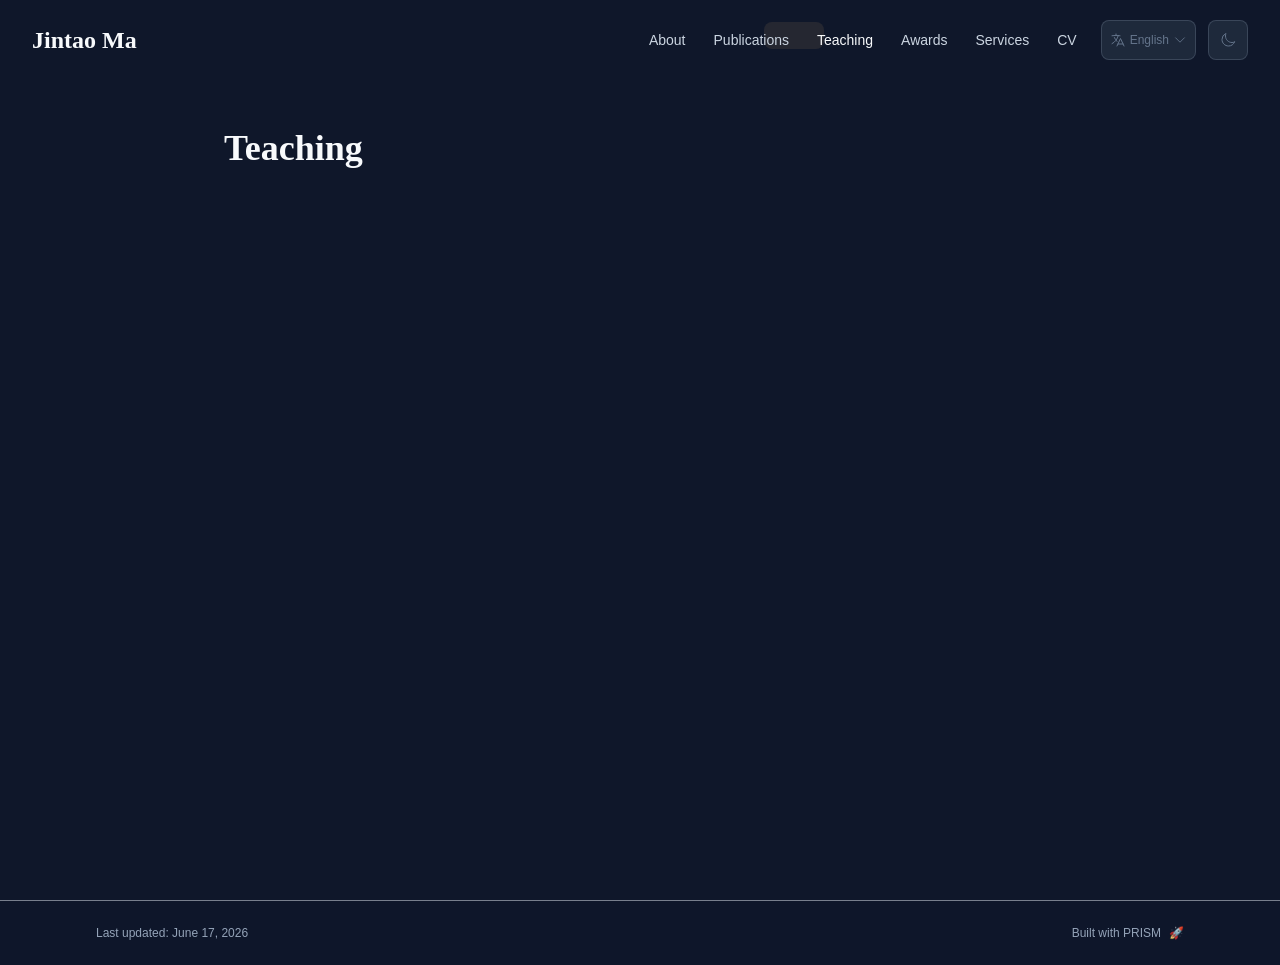
<file: teaching/index.html>
<!DOCTYPE html><html lang="en" class="scroll-smooth"><head><meta charSet="utf-8"/><meta name="viewport" content="width=device-width, initial-scale=1"/><link rel="stylesheet" href="/_next/static/css/220751dcb2cdf23d.css" data-precedence="next"/><link rel="preload" as="script" fetchPriority="low" href="/_next/static/chunks/webpack-af78f5c2c11af041.js"/><script src="/_next/static/chunks/4bd1b696-70b6d399998de86a.js" async=""></script><script src="/_next/static/chunks/684-5aaa8290a129f299.js" async=""></script><script src="/_next/static/chunks/main-app-1a86c25ea5caece3.js" async=""></script><script src="/_next/static/chunks/461-a9a5d7b05a71d978.js" async=""></script><script src="/_next/static/chunks/874-6cc630662f3664af.js" async=""></script><script src="/_next/static/chunks/291-e39730cc9327e39b.js" async=""></script><script src="/_next/static/chunks/app/layout-4f2ec5eda546b8c9.js" async=""></script><script src="/_next/static/chunks/178-595a94b9af1e67b5.js" async=""></script><script src="/_next/static/chunks/748-938719555f753659.js" async=""></script><script src="/_next/static/chunks/app/%5Bslug%5D/page-d41031e04ccdae68.js" async=""></script><link rel="icon" href="/favicon.svg" type="image/svg+xml"/><script>
              try {
                const theme = localStorage.getItem('theme-storage');
                const parsed = theme ? JSON.parse(theme) : null;
                const setting = parsed?.state?.theme || 'dark';
                const prefersDark = typeof window !== 'undefined' && window.matchMedia && window.matchMedia('(prefers-color-scheme: dark)').matches;
                const effective = setting === 'dark' ? 'dark' : (setting === 'light' ? 'light' : (prefersDark ? 'dark' : 'light'));
                var root = document.documentElement;
                root.classList.add(effective);
                root.setAttribute('data-theme', effective);
              } catch (e) {
                var root = document.documentElement;
                root.classList.add('dark');
                root.setAttribute('data-theme', 'dark');
              }
            </script><script>
    try {
      const cfg = {"enabled":true,"locales":["en","zh"],"defaultLocale":"en","mode":"fixed","fixedLocale":"en","persist":true,"switcher":true,"labels":{"en":"English","zh":"中文"}};
      const storageKey = 'locale-storage';
      const normalize = (value) => typeof value === 'string' ? value.trim().replace('_', '-').toLowerCase() : '';
      const matchLocale = (candidate) => {
        const normalized = normalize(candidate);
        if (!normalized) return null;
        if (cfg.locales.includes(normalized)) return normalized;
        const language = normalized.split('-')[0];
        if (cfg.locales.includes(language)) return language;
        return null;
      };

      let resolved = null;

      if (!cfg.enabled) {
        resolved = cfg.defaultLocale;
      } else if (cfg.persist) {
        resolved = matchLocale(localStorage.getItem(storageKey));
      }

      if (!resolved) {
        if (cfg.mode === 'fixed') {
          resolved = cfg.fixedLocale;
        } else {
          resolved = matchLocale(navigator.language);
        }
      }

      if (!resolved) {
        resolved = cfg.defaultLocale;
      }

      const root = document.documentElement;
      root.lang = resolved;
      root.setAttribute('data-locale', resolved);

      if (cfg.persist) {
        localStorage.setItem(storageKey, resolved);
      }
    } catch (e) {
      const root = document.documentElement;
      root.lang = 'en';
      root.setAttribute('data-locale', 'en');
    }
  </script><title>Teaching | Jintao Ma</title><meta name="author" content="Jintao Ma"/><meta name="keywords" content="Jintao Ma,PhD,Research,Peking University"/><meta name="creator" content="Jintao Ma"/><meta name="publisher" content="Jintao Ma"/><meta property="og:title" content="Jintao Ma"/><meta property="og:description" content="Personal website of Jintao Ma at Peking University"/><meta property="og:site_name" content="Jintao Ma&#x27;s Academic Website"/><meta property="og:locale" content="en_US"/><meta property="og:type" content="website"/><meta name="twitter:card" content="summary"/><meta name="twitter:title" content="Jintao Ma"/><meta name="twitter:description" content="Personal website of Jintao Ma at Peking University"/><link rel="icon" href="/favicon.svg"/><script>document.querySelectorAll('body link[rel="icon"], body link[rel="apple-touch-icon"]').forEach(el => document.head.appendChild(el))</script><script src="/_next/static/chunks/polyfills-42372ed130431b0a.js" noModule=""></script></head><body class="font-sans antialiased"><div style="visibility:hidden"><nav class="fixed top-0 left-0 right-0 z-50" data-headlessui-state=""><div class="transition-all duration-300 ease-out bg-transparent" style="transform:translateY(-100px)"><div class="max-w-7xl mx-auto px-4 sm:px-6 lg:px-8"><div class="flex justify-between items-center h-16 lg:h-20"><div class="flex-shrink-0" tabindex="0"><a class="text-xl lg:text-2xl font-serif font-semibold text-primary hover:text-accent transition-colors duration-200" href="/">Jintao Ma</a></div><div class="hidden lg:block"><div class="ml-10 flex items-center space-x-3"><div class="relative flex items-baseline space-x-1"><a data-nav-href="/" class="relative px-3 py-2 text-sm font-medium rounded-lg transition-colors duration-150 text-neutral-600" href="/">About</a><a data-nav-href="/publications" class="relative px-3 py-2 text-sm font-medium rounded-lg transition-colors duration-150 text-neutral-600" href="/publications/">Publications</a><a data-nav-href="/teaching" class="relative px-3 py-2 text-sm font-medium rounded-lg transition-colors duration-150 text-primary" href="/teaching/">Teaching</a><a data-nav-href="/awards" class="relative px-3 py-2 text-sm font-medium rounded-lg transition-colors duration-150 text-neutral-600" href="/awards/">Awards</a><a data-nav-href="/services" class="relative px-3 py-2 text-sm font-medium rounded-lg transition-colors duration-150 text-neutral-600" href="/services/">Services</a><a data-nav-href="/cv" class="relative px-3 py-2 text-sm font-medium rounded-lg transition-colors duration-150 text-neutral-600" href="/cv/">CV</a></div><div class="flex items-center justify-center w-14 h-10 rounded-lg border border-neutral-200 dark:border-[rgba(148,163,184,0.24)] bg-background dark:bg-neutral-800"><div class="w-6 h-4 rounded bg-neutral-300 animate-pulse"></div></div><div class="flex items-center justify-center w-10 h-10 rounded-lg border border-neutral-200 dark:border-[rgba(148,163,184,0.24)] bg-background dark:bg-neutral-800"><div class="w-4 h-4 rounded-full bg-neutral-300 animate-pulse"></div></div></div></div><div class="lg:hidden flex items-center space-x-2"><div class="flex items-center justify-center w-14 h-10 rounded-lg border border-neutral-200 dark:border-[rgba(148,163,184,0.24)] bg-background dark:bg-neutral-800"><div class="w-6 h-4 rounded bg-neutral-300 animate-pulse"></div></div><div class="flex items-center justify-center w-10 h-10 rounded-lg border border-neutral-200 dark:border-[rgba(148,163,184,0.24)] bg-background dark:bg-neutral-800"><div class="w-4 h-4 rounded-full bg-neutral-300 animate-pulse"></div></div><button class="inline-flex items-center justify-center p-2 rounded-md text-neutral-600 hover:text-primary hover:bg-neutral-100 dark:hover:bg-neutral-800 focus:outline-none focus:ring-2 focus:ring-inset focus:ring-accent transition-colors duration-200" id="headlessui-disclosure-button-«R7pdb»" type="button" aria-expanded="false" data-headlessui-state=""><span class="sr-only">Open main menu</span><div><svg xmlns="http://www.w3.org/2000/svg" fill="none" viewBox="0 0 24 24" stroke-width="1.5" stroke="currentColor" aria-hidden="true" data-slot="icon" class="block h-6 w-6"><path stroke-linecap="round" stroke-linejoin="round" d="M3.75 6.75h16.5M3.75 12h16.5m-16.5 5.25h16.5"></path></svg></div></button></div></div></div></div></nav><main class="min-h-screen pt-16 lg:pt-20"><div class="max-w-4xl mx-auto px-4 sm:px-6 lg:px-8 py-12"><div style="opacity:0;transform:translateY(20px)"><div class="mb-8"><h1 class="text-4xl font-serif font-bold text-primary mb-4">Teaching</h1></div><div class="grid gap-6"></div></div></div><!--$--><!--/$--><!--$--><!--/$--></main><footer class="border-t border-neutral-200/50 bg-neutral-50/50 dark:bg-neutral-900/50 dark:border-neutral-700/50"><div class="max-w-6xl mx-auto px-4 sm:px-6 lg:px-8 py-6"><div class="flex flex-col sm:flex-row justify-between items-center gap-2"><p class="text-xs text-neutral-500">Last updated<!-- -->: <!-- -->June 17, 2026</p><p class="text-xs text-neutral-500 flex items-center"><a href="https://github.com/xyjoey/PRISM" target="_blank" rel="noopener noreferrer">Built with PRISM</a><span class="ml-2">🚀</span></p></div></div></footer></div><script src="/_next/static/chunks/webpack-af78f5c2c11af041.js" async=""></script><script>(self.__next_f=self.__next_f||[]).push([0])</script><script>self.__next_f.push([1,"1:\"$Sreact.fragment\"\n3:I[3719,[\"461\",\"static/chunks/461-a9a5d7b05a71d978.js\",\"874\",\"static/chunks/874-6cc630662f3664af.js\",\"291\",\"static/chunks/291-e39730cc9327e39b.js\",\"177\",\"static/chunks/app/layout-4f2ec5eda546b8c9.js\"],\"ThemeProvider\"]\n4:I[310,[\"461\",\"static/chunks/461-a9a5d7b05a71d978.js\",\"874\",\"static/chunks/874-6cc630662f3664af.js\",\"291\",\"static/chunks/291-e39730cc9327e39b.js\",\"177\",\"static/chunks/app/layout-4f2ec5eda546b8c9.js\"],\"LocaleProvider\"]\n5:I[4574,[\"461\",\"static/chunks/461-a9a5d7b05a71d978.js\",\"874\",\"static/chunks/874-6cc630662f3664af.js\",\"291\",\"static/chunks/291-e39730cc9327e39b.js\",\"177\",\"static/chunks/app/layout-4f2ec5eda546b8c9.js\"],\"default\"]\n6:I[7555,[],\"\"]\n7:I[1295,[],\"\"]\n8:I[2548,[\"461\",\"static/chunks/461-a9a5d7b05a71d978.js\",\"874\",\"static/chunks/874-6cc630662f3664af.js\",\"291\",\"static/chunks/291-e39730cc9327e39b.js\",\"177\",\"static/chunks/app/layout-4f2ec5eda546b8c9.js\"],\"default\"]\na:I[9665,[],\"MetadataBoundary\"]\nc:I[9665,[],\"OutletBoundary\"]\nf:I[4911,[],\"AsyncMetadataOutlet\"]\n11:I[9665,[],\"ViewportBoundary\"]\n13:I[6614,[],\"\"]\n:HL[\"/_next/static/css/220751dcb2cdf23d.css\",\"style\"]\n2:T5d8,\n    try {\n      const cfg = {\"enabled\":true,\"locales\":[\"en\",\"zh\"],\"defaultLocale\":\"en\",\"mode\":\"fixed\",\"fixedLocale\":\"en\",\"persist\":true,\"switcher\":true,\"labels\":{\"en\":\"English\",\"zh\":\"中文\"}};\n      const storageKey = 'locale-storage';\n      const normalize = (value) =\u003e typeof value === 'string' ? value.trim().replace('_', '-').toLowerCase() : '';\n      const matchLocale = (candidate) =\u003e {\n        const normalized = normalize(candidate);\n        if (!normalized) return null;\n        if (cfg.locales.includes(normalized)) return normalized;\n        const language = normalized.split('-')[0];\n        if (cfg.locales.includes(language)) return language;\n        return null;\n      };\n\n      let resolved = null;\n\n      if (!cfg.enabled) {\n        resolved = cfg.defaultLocale;\n      } else if (cfg.persist) {\n        resolved = matchLocale(localStorage.getItem(storageKey));\n      }\n\n      if (!resolved) {\n        if "])</script><script>self.__next_f.push([1,"(cfg.mode === 'fixed') {\n          resolved = cfg.fixedLocale;\n        } else {\n          resolved = matchLocale(navigator.language);\n        }\n      }\n\n      if (!resolved) {\n        resolved = cfg.defaultLocale;\n      }\n\n      const root = document.documentElement;\n      root.lang = resolved;\n      root.setAttribute('data-locale', resolved);\n\n      if (cfg.persist) {\n        localStorage.setItem(storageKey, resolved);\n      }\n    } catch (e) {\n      const root = document.documentElement;\n      root.lang = 'en';\n      root.setAttribute('data-locale', 'en');\n    }\n  "])</script><script>self.__next_f.push([1,"0:{\"P\":null,\"b\":\"2TFyuehD4RkHgqcrty1yQ\",\"p\":\"\",\"c\":[\"\",\"teaching\",\"\"],\"i\":false,\"f\":[[[\"\",{\"children\":[[\"slug\",\"teaching\",\"d\"],{\"children\":[\"__PAGE__\",{}]}]},\"$undefined\",\"$undefined\",true],[\"\",[\"$\",\"$1\",\"c\",{\"children\":[[[\"$\",\"link\",\"0\",{\"rel\":\"stylesheet\",\"href\":\"/_next/static/css/220751dcb2cdf23d.css\",\"precedence\":\"next\",\"crossOrigin\":\"$undefined\",\"nonce\":\"$undefined\"}]],[\"$\",\"html\",null,{\"lang\":\"en\",\"className\":\"scroll-smooth\",\"suppressHydrationWarning\":true,\"children\":[[\"$\",\"head\",null,{\"children\":[[\"$\",\"link\",null,{\"rel\":\"icon\",\"href\":\"/favicon.svg\",\"type\":\"image/svg+xml\"}],[\"$\",\"script\",null,{\"dangerouslySetInnerHTML\":{\"__html\":\"\\n              try {\\n                const theme = localStorage.getItem('theme-storage');\\n                const parsed = theme ? JSON.parse(theme) : null;\\n                const setting = parsed?.state?.theme || 'dark';\\n                const prefersDark = typeof window !== 'undefined' \u0026\u0026 window.matchMedia \u0026\u0026 window.matchMedia('(prefers-color-scheme: dark)').matches;\\n                const effective = setting === 'dark' ? 'dark' : (setting === 'light' ? 'light' : (prefersDark ? 'dark' : 'light'));\\n                var root = document.documentElement;\\n                root.classList.add(effective);\\n                root.setAttribute('data-theme', effective);\\n              } catch (e) {\\n                var root = document.documentElement;\\n                root.classList.add('dark');\\n                root.setAttribute('data-theme', 'dark');\\n              }\\n            \"}}],[\"$\",\"script\",null,{\"dangerouslySetInnerHTML\":{\"__html\":\"$2\"}}]]}],[\"$\",\"body\",null,{\"className\":\"font-sans antialiased\",\"children\":[\"$\",\"$L3\",null,{\"children\":[\"$\",\"$L4\",null,{\"config\":{\"enabled\":true,\"locales\":[\"en\",\"zh\"],\"defaultLocale\":\"en\",\"mode\":\"fixed\",\"fixedLocale\":\"en\",\"persist\":true,\"switcher\":true,\"labels\":{\"en\":\"English\",\"zh\":\"中文\"}},\"children\":[[\"$\",\"$L5\",null,{\"items\":[{\"title\":\"About\",\"type\":\"page\",\"target\":\"about\",\"href\":\"/\"},{\"title\":\"Publications\",\"type\":\"page\",\"target\":\"publications\",\"href\":\"/publications\"},{\"title\":\"Teaching\",\"type\":\"page\",\"target\":\"teaching\",\"href\":\"/teaching\"},{\"title\":\"Awards\",\"type\":\"page\",\"target\":\"awards\",\"href\":\"/awards\"},{\"title\":\"Services\",\"type\":\"page\",\"target\":\"services\",\"href\":\"/services\"},{\"title\":\"CV\",\"type\":\"page\",\"target\":\"cv\",\"href\":\"/cv\"}],\"siteTitle\":\"Jintao Ma\",\"enableOnePageMode\":false,\"i18n\":\"$0:f:0:1:1:props:children:1:props:children:1:props:children:props:children:props:config\",\"itemsByLocale\":{\"en\":[{\"title\":\"About\",\"type\":\"page\",\"target\":\"about\",\"href\":\"/\"},{\"title\":\"Publications\",\"type\":\"page\",\"target\":\"publications\",\"href\":\"/publications\"},{\"title\":\"Teaching\",\"type\":\"page\",\"target\":\"teaching\",\"href\":\"/teaching\"},{\"title\":\"Awards\",\"type\":\"page\",\"target\":\"awards\",\"href\":\"/awards\"},{\"title\":\"Services\",\"type\":\"page\",\"target\":\"services\",\"href\":\"/services\"},{\"title\":\"CV\",\"type\":\"page\",\"target\":\"cv\",\"href\":\"/cv\"}],\"zh\":[{\"title\":\"关于我\",\"type\":\"page\",\"target\":\"about\",\"href\":\"/\"},{\"title\":\"论文\",\"type\":\"page\",\"target\":\"publications\",\"href\":\"/publications\"},{\"title\":\"教学\",\"type\":\"page\",\"target\":\"teaching\",\"href\":\"/teaching\"},{\"title\":\"奖励\",\"type\":\"page\",\"target\":\"awards\",\"href\":\"/awards\"},{\"title\":\"服务\",\"type\":\"page\",\"target\":\"services\",\"href\":\"/services\"},{\"title\":\"简历\",\"type\":\"page\",\"target\":\"cv\",\"href\":\"/cv\"}]},\"siteTitleByLocale\":{\"en\":\"Jintao Ma\",\"zh\":\"马锦涛\"}}],[\"$\",\"main\",null,{\"className\":\"min-h-screen pt-16 lg:pt-20\",\"children\":[\"$\",\"$L6\",null,{\"parallelRouterKey\":\"children\",\"error\":\"$undefined\",\"errorStyles\":\"$undefined\",\"errorScripts\":\"$undefined\",\"template\":[\"$\",\"$L7\",null,{}],\"templateStyles\":\"$undefined\",\"templateScripts\":\"$undefined\",\"notFound\":[[[\"$\",\"title\",null,{\"children\":\"404: This page could not be found.\"}],[\"$\",\"div\",null,{\"style\":{\"fontFamily\":\"system-ui,\\\"Segoe UI\\\",Roboto,Helvetica,Arial,sans-serif,\\\"Apple Color Emoji\\\",\\\"Segoe UI Emoji\\\"\",\"height\":\"100vh\",\"textAlign\":\"center\",\"display\":\"flex\",\"flexDirection\":\"column\",\"alignItems\":\"center\",\"justifyContent\":\"center\"},\"children\":[\"$\",\"div\",null,{\"children\":[[\"$\",\"style\",null,{\"dangerouslySetInnerHTML\":{\"__html\":\"body{color:#000;background:#fff;margin:0}.next-error-h1{border-right:1px solid rgba(0,0,0,.3)}@media (prefers-color-scheme:dark){body{color:#fff;background:#000}.next-error-h1{border-right:1px solid rgba(255,255,255,.3)}}\"}}],[\"$\",\"h1\",null,{\"className\":\"next-error-h1\",\"style\":{\"display\":\"inline-block\",\"margin\":\"0 20px 0 0\",\"padding\":\"0 23px 0 0\",\"fontSize\":24,\"fontWeight\":500,\"verticalAlign\":\"top\",\"lineHeight\":\"49px\"},\"children\":404}],[\"$\",\"div\",null,{\"style\":{\"display\":\"inline-block\"},\"children\":[\"$\",\"h2\",null,{\"style\":{\"fontSize\":14,\"fontWeight\":400,\"lineHeight\":\"49px\",\"margin\":0},\"children\":\"This page could not be found.\"}]}]]}]}]],[]],\"forbidden\":\"$undefined\",\"unauthorized\":\"$undefined\"}]}],[\"$\",\"$L8\",null,{\"lastUpdated\":\"June 17, 2026\",\"lastUpdatedByLocale\":{\"en\":\"June 17, 2026\",\"zh\":\"2026年6月17日\"},\"defaultLocale\":\"en\"}]]}]}]}]]}]]}],{\"children\":[[\"slug\",\"teaching\",\"d\"],[\"$\",\"$1\",\"c\",{\"children\":[null,[\"$\",\"$L6\",null,{\"parallelRouterKey\":\"children\",\"error\":\"$undefined\",\"errorStyles\":\"$undefined\",\"errorScripts\":\"$undefined\",\"template\":[\"$\",\"$L7\",null,{}],\"templateStyles\":\"$undefined\",\"templateScripts\":\"$undefined\",\"notFound\":\"$undefined\",\"forbidden\":\"$undefined\",\"unauthorized\":\"$undefined\"}]]}],{\"children\":[\"__PAGE__\",[\"$\",\"$1\",\"c\",{\"children\":[\"$L9\",[\"$\",\"$La\",null,{\"children\":\"$Lb\"}],null,[\"$\",\"$Lc\",null,{\"children\":[\"$Ld\",\"$Le\",[\"$\",\"$Lf\",null,{\"promise\":\"$@10\"}]]}]]}],{},null,false]},null,false]},null,false],[\"$\",\"$1\",\"h\",{\"children\":[null,[\"$\",\"$1\",\"uCB0rrW5vTerF9il2GNe4\",{\"children\":[[\"$\",\"$L11\",null,{\"children\":\"$L12\"}],null]}],null]}],false]],\"m\":\"$undefined\",\"G\":[\"$13\",\"$undefined\"],\"s\":false,\"S\":true}\n"])</script><script>self.__next_f.push([1,"14:\"$Sreact.suspense\"\n15:I[4911,[],\"AsyncMetadata\"]\n17:I[2382,[\"461\",\"static/chunks/461-a9a5d7b05a71d978.js\",\"178\",\"static/chunks/178-595a94b9af1e67b5.js\",\"748\",\"static/chunks/748-938719555f753659.js\",\"182\",\"static/chunks/app/%5Bslug%5D/page-d41031e04ccdae68.js\"],\"default\"]\nb:[\"$\",\"$14\",null,{\"fallback\":null,\"children\":[\"$\",\"$L15\",null,{\"promise\":\"$@16\"}]}]\n9:[\"$\",\"$L17\",null,{\"dataByLocale\":{\"en\":{\"type\":\"card\",\"config\":{\"type\":\"card\",\"title\":\"Teaching\",\"description\":\"\",\"items\":[]}},\"zh\":{\"type\":\"card\",\"config\":{\"type\":\"card\",\"title\":\"教学\",\"description\":\"\",\"items\":[]}}},\"defaultLocale\":\"en\"}]\n"])</script><script>self.__next_f.push([1,"e:null\n"])</script><script>self.__next_f.push([1,"12:[[\"$\",\"meta\",\"0\",{\"charSet\":\"utf-8\"}],[\"$\",\"meta\",\"1\",{\"name\":\"viewport\",\"content\":\"width=device-width, initial-scale=1\"}]]\nd:null\n"])</script><script>self.__next_f.push([1,"16:{\"metadata\":[[\"$\",\"title\",\"0\",{\"children\":\"Teaching | Jintao Ma\"}],[\"$\",\"meta\",\"1\",{\"name\":\"author\",\"content\":\"Jintao Ma\"}],[\"$\",\"meta\",\"2\",{\"name\":\"keywords\",\"content\":\"Jintao Ma,PhD,Research,Peking University\"}],[\"$\",\"meta\",\"3\",{\"name\":\"creator\",\"content\":\"Jintao Ma\"}],[\"$\",\"meta\",\"4\",{\"name\":\"publisher\",\"content\":\"Jintao Ma\"}],[\"$\",\"meta\",\"5\",{\"property\":\"og:title\",\"content\":\"Jintao Ma\"}],[\"$\",\"meta\",\"6\",{\"property\":\"og:description\",\"content\":\"Personal website of Jintao Ma at Peking University\"}],[\"$\",\"meta\",\"7\",{\"property\":\"og:site_name\",\"content\":\"Jintao Ma's Academic Website\"}],[\"$\",\"meta\",\"8\",{\"property\":\"og:locale\",\"content\":\"en_US\"}],[\"$\",\"meta\",\"9\",{\"property\":\"og:type\",\"content\":\"website\"}],[\"$\",\"meta\",\"10\",{\"name\":\"twitter:card\",\"content\":\"summary\"}],[\"$\",\"meta\",\"11\",{\"name\":\"twitter:title\",\"content\":\"Jintao Ma\"}],[\"$\",\"meta\",\"12\",{\"name\":\"twitter:description\",\"content\":\"Personal website of Jintao Ma at Peking University\"}],[\"$\",\"link\",\"13\",{\"rel\":\"icon\",\"href\":\"/favicon.svg\"}]],\"error\":null,\"digest\":\"$undefined\"}\n10:{\"metadata\":\"$16:metadata\",\"error\":null,\"digest\":\"$undefined\"}\n"])</script></body></html>
</file>
<file: _next/static/css/220751dcb2cdf23d.css>
/*! tailwindcss v4.1.10 | MIT License | https://tailwindcss.com */@layer properties{@supports (((-webkit-hyphens:none)) and (not (margin-trim:inline))) or ((-moz-orient:inline) and (not (color:rgb(from red r g b)))){*,::backdrop,:after,:before{--tw-translate-x:0;--tw-translate-y:0;--tw-translate-z:0;--tw-rotate-x:initial;--tw-rotate-y:initial;--tw-rotate-z:initial;--tw-skew-x:initial;--tw-skew-y:initial;--tw-space-y-reverse:0;--tw-space-x-reverse:0;--tw-border-style:solid;--tw-leading:initial;--tw-font-weight:initial;--tw-tracking:initial;--tw-shadow:0 0 #0000;--tw-shadow-color:initial;--tw-shadow-alpha:100%;--tw-inset-shadow:0 0 #0000;--tw-inset-shadow-color:initial;--tw-inset-shadow-alpha:100%;--tw-ring-color:initial;--tw-ring-shadow:0 0 #0000;--tw-inset-ring-color:initial;--tw-inset-ring-shadow:0 0 #0000;--tw-ring-inset:initial;--tw-ring-offset-width:0px;--tw-ring-offset-color:#fff;--tw-ring-offset-shadow:0 0 #0000;--tw-blur:initial;--tw-brightness:initial;--tw-contrast:initial;--tw-grayscale:initial;--tw-hue-rotate:initial;--tw-invert:initial;--tw-opacity:initial;--tw-saturate:initial;--tw-sepia:initial;--tw-drop-shadow:initial;--tw-drop-shadow-color:initial;--tw-drop-shadow-alpha:100%;--tw-drop-shadow-size:initial;--tw-backdrop-blur:initial;--tw-backdrop-brightness:initial;--tw-backdrop-contrast:initial;--tw-backdrop-grayscale:initial;--tw-backdrop-hue-rotate:initial;--tw-backdrop-invert:initial;--tw-backdrop-opacity:initial;--tw-backdrop-saturate:initial;--tw-backdrop-sepia:initial;--tw-duration:initial;--tw-ease:initial;--tw-scale-x:1;--tw-scale-y:1;--tw-scale-z:1}}}@layer theme{:host,:root{--font-sans:"Inter",-apple-system,BlinkMacSystemFont,"Segoe UI",Roboto,sans-serif;--color-red-50:oklch(97.1% .013 17.38);--color-red-400:oklch(70.4% .191 22.216);--color-red-600:oklch(57.7% .245 27.325);--color-red-900:oklch(39.6% .141 25.723);--color-white:#fff;--spacing:.25rem;--container-2xl:42rem;--container-3xl:48rem;--container-4xl:56rem;--container-6xl:72rem;--container-7xl:80rem;--text-xs:.75rem;--text-xs--line-height:calc(1/.75);--text-sm:.875rem;--text-sm--line-height:calc(1.25/.875);--text-base:1rem;--text-base--line-height:calc(1.5/1);--text-lg:1.125rem;--text-lg--line-height:calc(1.75/1.125);--text-xl:1.25rem;--text-xl--line-height:calc(1.75/1.25);--text-2xl:1.5rem;--text-2xl--line-height:calc(2/1.5);--text-3xl:1.875rem;--text-3xl--line-height:calc(2.25/1.875);--text-4xl:2.25rem;--text-4xl--line-height:calc(2.5/2.25);--font-weight-medium:500;--font-weight-semibold:600;--font-weight-bold:700;--leading-tight:1.25;--leading-relaxed:1.625;--radius-md:.375rem;--radius-lg:.5rem;--radius-xl:.75rem;--radius-2xl:1rem;--ease-out:cubic-bezier(0,0,.2,1);--animate-pulse:pulse 2s cubic-bezier(.4,0,.6,1)infinite;--blur-xl:24px;--aspect-video:16/9;--default-transition-duration:.15s;--default-transition-timing-function:cubic-bezier(.4,0,.2,1);--default-font-family:"Inter",-apple-system,BlinkMacSystemFont,"Segoe UI",Roboto,sans-serif;--default-mono-font-family:"SF Mono",Monaco,"Cascadia Code","Roboto Mono",Consolas,"Courier New",monospace;--line-height-normal:1.5;--shadow-glass:0 8px 32px 0 #1f26875e}}@layer base{*,::backdrop,:after,:before{box-sizing:border-box;border:0 solid;margin:0;padding:0}::file-selector-button{box-sizing:border-box;border:0 solid;margin:0;padding:0}:host,html{-webkit-text-size-adjust:100%;tab-size:4;line-height:1.5;font-family:var(--default-font-family,ui-sans-serif,system-ui,sans-serif,"Apple Color Emoji","Segoe UI Emoji","Segoe UI Symbol","Noto Color Emoji");font-feature-settings:var(--default-font-feature-settings,normal);font-variation-settings:var(--default-font-variation-settings,normal);-webkit-tap-highlight-color:transparent}hr{height:0;color:inherit;border-top-width:1px}abbr:where([title]){-webkit-text-decoration:underline dotted;text-decoration:underline dotted}h1,h2,h3,h4,h5,h6{font-size:inherit;font-weight:inherit}a{color:inherit;-webkit-text-decoration:inherit;text-decoration:inherit}b,strong{font-weight:bolder}code,kbd,pre,samp{font-family:var(--default-mono-font-family,ui-monospace,SFMono-Regular,Menlo,Monaco,Consolas,"Liberation Mono","Courier New",monospace);font-feature-settings:var(--default-mono-font-feature-settings,normal);font-variation-settings:var(--default-mono-font-variation-settings,normal);font-size:1em}small{font-size:80%}sub,sup{vertical-align:baseline;font-size:75%;line-height:0;position:relative}sub{bottom:-.25em}sup{top:-.5em}table{text-indent:0;border-color:inherit;border-collapse:collapse}:-moz-focusring{outline:auto}progress{vertical-align:baseline}summary{display:list-item}menu,ol,ul{list-style:none}audio,canvas,embed,iframe,img,object,svg,video{vertical-align:middle;display:block}img,video{max-width:100%;height:auto}button,input,optgroup,select,textarea{font:inherit;font-feature-settings:inherit;font-variation-settings:inherit;letter-spacing:inherit;color:inherit;opacity:1;background-color:#0000;border-radius:0}::file-selector-button{font:inherit;font-feature-settings:inherit;font-variation-settings:inherit;letter-spacing:inherit;color:inherit;opacity:1;background-color:#0000;border-radius:0}:where(select:is([multiple],[size])) optgroup{font-weight:bolder}:where(select:is([multiple],[size])) optgroup option{padding-inline-start:20px}::file-selector-button{margin-inline-end:4px}::placeholder{opacity:1}@supports (not ((-webkit-appearance:-apple-pay-button))) or (contain-intrinsic-size:1px){::placeholder{color:currentColor}@supports (color:color-mix(in lab,red,red)){::placeholder{color:color-mix(in oklab,currentcolor 50%,transparent)}}}textarea{resize:vertical}::-webkit-search-decoration{-webkit-appearance:none}::-webkit-date-and-time-value{min-height:1lh;text-align:inherit}::-webkit-datetime-edit{display:inline-flex}::-webkit-datetime-edit-fields-wrapper{padding:0}::-webkit-datetime-edit,::-webkit-datetime-edit-year-field{padding-block:0}::-webkit-datetime-edit-day-field,::-webkit-datetime-edit-month-field{padding-block:0}::-webkit-datetime-edit-hour-field,::-webkit-datetime-edit-minute-field{padding-block:0}::-webkit-datetime-edit-millisecond-field,::-webkit-datetime-edit-second-field{padding-block:0}::-webkit-datetime-edit-meridiem-field{padding-block:0}:-moz-ui-invalid{box-shadow:none}button,input:where([type=button],[type=reset],[type=submit]){appearance:button}::file-selector-button{appearance:button}::-webkit-inner-spin-button,::-webkit-outer-spin-button{height:auto}[hidden]:where(:not([hidden=until-found])){display:none!important}}@layer components;@layer utilities{.pointer-events-none{pointer-events:none}.sr-only{clip:rect(0,0,0,0);white-space:nowrap;border-width:0;width:1px;height:1px;margin:-1px;padding:0;overflow:hidden}.absolute,.sr-only{position:absolute}.fixed{position:fixed}.relative{position:relative}.static{position:static}.sticky{position:sticky}.inset-0{inset:calc(var(--spacing)*0)}.top-0{top:calc(var(--spacing)*0)}.top-1\/2{top:50%}.top-2{top:calc(var(--spacing)*2)}.top-8{top:calc(var(--spacing)*8)}.top-full{top:100%}.right-0{right:calc(var(--spacing)*0)}.right-2{right:calc(var(--spacing)*2)}.left-0{left:calc(var(--spacing)*0)}.left-1\/2{left:50%}.left-3{left:calc(var(--spacing)*3)}.z-10{z-index:10}.z-20{z-index:20}.z-40{z-index:40}.z-50{z-index:50}.container{width:100%}@media (min-width:40rem){.container{max-width:40rem}}@media (min-width:48rem){.container{max-width:48rem}}@media (min-width:64rem){.container{max-width:64rem}}@media (min-width:80rem){.container{max-width:80rem}}@media (min-width:96rem){.container{max-width:96rem}}.mx-auto{margin-inline:auto}.my-4{margin-block:calc(var(--spacing)*4)}.mt-1{margin-top:calc(var(--spacing)*1)}.mt-2{margin-top:calc(var(--spacing)*2)}.mt-4{margin-top:calc(var(--spacing)*4)}.mt-6{margin-top:calc(var(--spacing)*6)}.mt-8{margin-top:calc(var(--spacing)*8)}.mt-auto{margin-top:auto}.mr-1{margin-right:calc(var(--spacing)*1)}.mr-1\.5{margin-right:calc(var(--spacing)*1.5)}.mr-2{margin-right:calc(var(--spacing)*2)}.mb-1{margin-bottom:calc(var(--spacing)*1)}.mb-2{margin-bottom:calc(var(--spacing)*2)}.mb-3{margin-bottom:calc(var(--spacing)*3)}.mb-4{margin-bottom:calc(var(--spacing)*4)}.mb-6{margin-bottom:calc(var(--spacing)*6)}.mb-8{margin-bottom:calc(var(--spacing)*8)}.ml-0{margin-left:calc(var(--spacing)*0)}.ml-2{margin-left:calc(var(--spacing)*2)}.ml-4{margin-left:calc(var(--spacing)*4)}.ml-10{margin-left:calc(var(--spacing)*10)}.line-clamp-2{-webkit-line-clamp:2}.line-clamp-2,.line-clamp-3{-webkit-box-orient:vertical;display:-webkit-box;overflow:hidden}.line-clamp-3{-webkit-line-clamp:3}.block{display:block}.contents{display:contents}.flex{display:flex}.grid{display:grid}.hidden{display:none}.inline{display:inline}.inline-flex{display:inline-flex}.aspect-video{aspect-ratio:var(--aspect-video)}.h-0{height:calc(var(--spacing)*0)}.h-2\.5{height:calc(var(--spacing)*2.5)}.h-3{height:calc(var(--spacing)*3)}.h-3\.5{height:calc(var(--spacing)*3.5)}.h-4{height:calc(var(--spacing)*4)}.h-5{height:calc(var(--spacing)*5)}.h-6{height:calc(var(--spacing)*6)}.h-10{height:calc(var(--spacing)*10)}.h-16{height:calc(var(--spacing)*16)}.h-64{height:calc(var(--spacing)*64)}.h-full{height:100%}.min-h-screen{min-height:100vh}.w-0{width:calc(var(--spacing)*0)}.w-2\.5{width:calc(var(--spacing)*2.5)}.w-3{width:calc(var(--spacing)*3)}.w-3\.5{width:calc(var(--spacing)*3.5)}.w-4{width:calc(var(--spacing)*4)}.w-5{width:calc(var(--spacing)*5)}.w-6{width:calc(var(--spacing)*6)}.w-10{width:calc(var(--spacing)*10)}.w-14{width:calc(var(--spacing)*14)}.w-16{width:calc(var(--spacing)*16)}.w-32{width:calc(var(--spacing)*32)}.w-36{width:calc(var(--spacing)*36)}.w-64{width:calc(var(--spacing)*64)}.w-full{width:100%}.max-w-2xl{max-width:var(--container-2xl)}.max-w-3xl{max-width:var(--container-3xl)}.max-w-4xl{max-width:var(--container-4xl)}.max-w-6xl{max-width:var(--container-6xl)}.max-w-7xl{max-width:var(--container-7xl)}.max-w-\[calc\(100vw-2rem\)\]{max-width:calc(100vw - 2rem)}.flex-shrink-0{flex-shrink:0}.flex-grow{flex-grow:1}.-translate-x-1\/2{--tw-translate-x:calc(calc(1/2*100%)*-1)}.-translate-x-1\/2,.-translate-y-1\/2{translate:var(--tw-translate-x)var(--tw-translate-y)}.-translate-y-1\/2{--tw-translate-y:calc(calc(1/2*100%)*-1)}.-translate-y-full{--tw-translate-y:-100%;translate:var(--tw-translate-x)var(--tw-translate-y)}.transform{transform:var(--tw-rotate-x,)var(--tw-rotate-y,)var(--tw-rotate-z,)var(--tw-skew-x,)var(--tw-skew-y,)}.animate-pulse{animation:var(--animate-pulse)}.cursor-pointer{cursor:pointer}.resize{resize:both}.scroll-mt-24{scroll-margin-top:calc(var(--spacing)*24)}.list-inside{list-style-position:inside}.list-decimal{list-style-type:decimal}.list-disc{list-style-type:disc}.grid-cols-1{grid-template-columns:repeat(1,minmax(0,1fr))}.flex-col{flex-direction:column}.flex-wrap{flex-wrap:wrap}.items-baseline{align-items:baseline}.items-center{align-items:center}.items-start{align-items:flex-start}.justify-between{justify-content:space-between}.justify-center{justify-content:center}.gap-1{gap:calc(var(--spacing)*1)}.gap-2{gap:calc(var(--spacing)*2)}.gap-3{gap:calc(var(--spacing)*3)}.gap-4{gap:calc(var(--spacing)*4)}.gap-6{gap:calc(var(--spacing)*6)}.gap-12{gap:calc(var(--spacing)*12)}:where(.space-y-1>:not(:last-child)){--tw-space-y-reverse:0;margin-block-start:calc(calc(var(--spacing)*1)*var(--tw-space-y-reverse));margin-block-end:calc(calc(var(--spacing)*1)*calc(1 - var(--tw-space-y-reverse)))}:where(.space-y-2>:not(:last-child)){--tw-space-y-reverse:0;margin-block-start:calc(calc(var(--spacing)*2)*var(--tw-space-y-reverse));margin-block-end:calc(calc(var(--spacing)*2)*calc(1 - var(--tw-space-y-reverse)))}:where(.space-y-3>:not(:last-child)){--tw-space-y-reverse:0;margin-block-start:calc(calc(var(--spacing)*3)*var(--tw-space-y-reverse));margin-block-end:calc(calc(var(--spacing)*3)*calc(1 - var(--tw-space-y-reverse)))}:where(.space-y-4>:not(:last-child)){--tw-space-y-reverse:0;margin-block-start:calc(calc(var(--spacing)*4)*var(--tw-space-y-reverse));margin-block-end:calc(calc(var(--spacing)*4)*calc(1 - var(--tw-space-y-reverse)))}:where(.space-y-6>:not(:last-child)){--tw-space-y-reverse:0;margin-block-start:calc(calc(var(--spacing)*6)*var(--tw-space-y-reverse));margin-block-end:calc(calc(var(--spacing)*6)*calc(1 - var(--tw-space-y-reverse)))}:where(.space-y-8>:not(:last-child)){--tw-space-y-reverse:0;margin-block-start:calc(calc(var(--spacing)*8)*var(--tw-space-y-reverse));margin-block-end:calc(calc(var(--spacing)*8)*calc(1 - var(--tw-space-y-reverse)))}:where(.space-x-0\.5>:not(:last-child)){--tw-space-x-reverse:0;margin-inline-start:calc(calc(var(--spacing)*.5)*var(--tw-space-x-reverse));margin-inline-end:calc(calc(var(--spacing)*.5)*calc(1 - var(--tw-space-x-reverse)))}:where(.space-x-1>:not(:last-child)){--tw-space-x-reverse:0;margin-inline-start:calc(calc(var(--spacing)*1)*var(--tw-space-x-reverse));margin-inline-end:calc(calc(var(--spacing)*1)*calc(1 - var(--tw-space-x-reverse)))}:where(.space-x-2>:not(:last-child)){--tw-space-x-reverse:0;margin-inline-start:calc(calc(var(--spacing)*2)*var(--tw-space-x-reverse));margin-inline-end:calc(calc(var(--spacing)*2)*calc(1 - var(--tw-space-x-reverse)))}:where(.space-x-3>:not(:last-child)){--tw-space-x-reverse:0;margin-inline-start:calc(calc(var(--spacing)*3)*var(--tw-space-x-reverse));margin-inline-end:calc(calc(var(--spacing)*3)*calc(1 - var(--tw-space-x-reverse)))}.overflow-hidden{overflow:hidden}.overflow-x-auto{overflow-x:auto}.scroll-smooth{scroll-behavior:smooth}.rounded{border-radius:.25rem}.rounded-2xl{border-radius:var(--radius-2xl)}.rounded-full{border-radius:3.40282e+38px}.rounded-lg{border-radius:var(--radius-lg)}.rounded-md{border-radius:var(--radius-md)}.rounded-xl{border-radius:var(--radius-xl)}.border{border-style:var(--tw-border-style);border-width:1px}.border-t{border-top-style:var(--tw-border-style);border-top-width:1px}.border-t-4{border-top-style:var(--tw-border-style);border-top-width:4px}.border-r-4{border-right-style:var(--tw-border-style);border-right-width:4px}.border-b{border-bottom-style:var(--tw-border-style);border-bottom-width:1px}.border-l-4{border-left-style:var(--tw-border-style);border-left-width:4px}.border-accent,.border-accent\/50{border-color:var(--accent)}@supports (color:color-mix(in lab,red,red)){.border-accent\/50{border-color:color-mix(in oklab,var(--accent)50%,transparent)}}.border-neutral-100{border-color:var(--neutral-100)}.border-neutral-200,.border-neutral-200\/50{border-color:var(--neutral-200)}@supports (color:color-mix(in lab,red,red)){.border-neutral-200\/50{border-color:color-mix(in oklab,var(--neutral-200)50%,transparent)}}.border-transparent{border-color:#0000}.border-t-accent{border-top-color:var(--accent)}.border-t-neutral-800{border-top-color:var(--neutral-800)}.bg-accent,.bg-accent\/10{background-color:var(--accent)}@supports (color:color-mix(in lab,red,red)){.bg-accent\/10{background-color:color-mix(in oklab,var(--accent)10%,transparent)}}.bg-accent\/\[0\.07\]{background-color:var(--accent)}@supports (color:color-mix(in lab,red,red)){.bg-accent\/\[0\.07\]{background-color:color-mix(in oklab,var(--accent)7%,transparent)}}.bg-background,.bg-background\/80{background-color:var(--background)}@supports (color:color-mix(in lab,red,red)){.bg-background\/80{background-color:color-mix(in oklab,var(--background)80%,transparent)}}.bg-background\/95{background-color:var(--background)}@supports (color:color-mix(in lab,red,red)){.bg-background\/95{background-color:color-mix(in oklab,var(--background)95%,transparent)}}.bg-neutral-50,.bg-neutral-50\/50{background-color:var(--neutral-50)}@supports (color:color-mix(in lab,red,red)){.bg-neutral-50\/50{background-color:color-mix(in oklab,var(--neutral-50)50%,transparent)}}.bg-neutral-100{background-color:var(--neutral-100)}.bg-neutral-300{background-color:var(--neutral-300)}.bg-neutral-800{background-color:var(--neutral-800)}.bg-red-50{background-color:var(--color-red-50)}.bg-transparent{background-color:#0000}.bg-white{background-color:var(--color-white)}.object-cover{object-fit:cover}.object-\[32\%_center\]{object-position:32% center}.p-1\.5{padding:calc(var(--spacing)*1.5)}.p-2{padding:calc(var(--spacing)*2)}.p-4{padding:calc(var(--spacing)*4)}.p-6{padding:calc(var(--spacing)*6)}.px-1\.5{padding-inline:calc(var(--spacing)*1.5)}.px-2{padding-inline:calc(var(--spacing)*2)}.px-3{padding-inline:calc(var(--spacing)*3)}.px-4{padding-inline:calc(var(--spacing)*4)}.py-0\.5{padding-block:calc(var(--spacing)*.5)}.py-1{padding-block:calc(var(--spacing)*1)}.py-2{padding-block:calc(var(--spacing)*2)}.py-3{padding-block:calc(var(--spacing)*3)}.py-6{padding-block:calc(var(--spacing)*6)}.py-8{padding-block:calc(var(--spacing)*8)}.py-12{padding-block:calc(var(--spacing)*12)}.pt-2{padding-top:calc(var(--spacing)*2)}.pt-16{padding-top:calc(var(--spacing)*16)}.pr-4{padding-right:calc(var(--spacing)*4)}.pb-2{padding-bottom:calc(var(--spacing)*2)}.pb-3{padding-bottom:calc(var(--spacing)*3)}.pl-4{padding-left:calc(var(--spacing)*4)}.pl-10{padding-left:calc(var(--spacing)*10)}.text-center{text-align:center}.font-mono{font-family:SF Mono,Monaco,Cascadia Code,Roboto Mono,Consolas,Courier New,monospace}.font-sans{font-family:Inter,-apple-system,BlinkMacSystemFont,Segoe UI,Roboto,sans-serif}.font-serif{font-family:Georgia CDN,Georgia,serif}.text-2xl{font-size:var(--text-2xl);line-height:var(--tw-leading,var(--text-2xl--line-height))}.text-3xl{font-size:var(--text-3xl);line-height:var(--tw-leading,var(--text-3xl--line-height))}.text-4xl{font-size:var(--text-4xl);line-height:var(--tw-leading,var(--text-4xl--line-height))}.text-base{font-size:var(--text-base);line-height:var(--tw-leading,var(--text-base--line-height))}.text-lg{font-size:var(--text-lg);line-height:var(--tw-leading,var(--text-lg--line-height))}.text-sm{font-size:var(--text-sm);line-height:var(--tw-leading,var(--text-sm--line-height))}.text-xl{font-size:var(--text-xl);line-height:var(--tw-leading,var(--text-xl--line-height))}.text-xs{font-size:var(--text-xs);line-height:var(--tw-leading,var(--text-xs--line-height))}.text-\[0\.88em\]{font-size:.88em}.text-\[0\.95em\]{font-size:.95em}.leading-relaxed{--tw-leading:var(--leading-relaxed);line-height:var(--leading-relaxed)}.leading-tight{--tw-leading:var(--leading-tight);line-height:var(--leading-tight)}.font-bold{--tw-font-weight:var(--font-weight-bold);font-weight:var(--font-weight-bold)}.font-medium{--tw-font-weight:var(--font-weight-medium);font-weight:var(--font-weight-medium)}.font-semibold{--tw-font-weight:var(--font-weight-semibold);font-weight:var(--font-weight-semibold)}.tracking-\[0\.08em\]{--tw-tracking:.08em;letter-spacing:.08em}.break-words{overflow-wrap:break-word}.whitespace-nowrap{white-space:nowrap}.whitespace-pre-wrap{white-space:pre-wrap}.text-accent{color:var(--accent)}.text-neutral-400{color:var(--neutral-400)}.text-neutral-500{color:var(--neutral-500)}.text-neutral-600{color:var(--neutral-600)}.text-neutral-700{color:var(--neutral-700)}.text-neutral-800{color:var(--neutral-800)}.text-primary{color:var(--primary)}.text-red-600{color:var(--color-red-600)}.text-white{color:var(--color-white)}.capitalize{text-transform:capitalize}.uppercase{text-transform:uppercase}.italic{font-style:italic}.underline{text-decoration-line:underline}.decoration-accent{-webkit-text-decoration-color:var(--accent);text-decoration-color:var(--accent)}.decoration-neutral-400{-webkit-text-decoration-color:var(--neutral-400);text-decoration-color:var(--neutral-400)}.underline-offset-4{text-underline-offset:4px}.antialiased{-webkit-font-smoothing:antialiased;-moz-osx-font-smoothing:grayscale}.opacity-60{opacity:.6}.opacity-70{opacity:.7}.shadow-lg{--tw-shadow:0 10px 15px -3px var(--tw-shadow-color,#0000001a),0 4px 6px -2px var(--tw-shadow-color,#0000000d)}.shadow-lg,.shadow-sm{box-shadow:var(--tw-inset-shadow),var(--tw-inset-ring-shadow),var(--tw-ring-offset-shadow),var(--tw-ring-shadow),var(--tw-shadow)}.shadow-sm{--tw-shadow:0 1px 2px 0 var(--tw-shadow-color,#0000000d)}.filter{filter:var(--tw-blur,)var(--tw-brightness,)var(--tw-contrast,)var(--tw-grayscale,)var(--tw-hue-rotate,)var(--tw-invert,)var(--tw-saturate,)var(--tw-sepia,)var(--tw-drop-shadow,)}.backdrop-blur-xl{--tw-backdrop-blur:blur(var(--blur-xl));-webkit-backdrop-filter:var(--tw-backdrop-blur,)var(--tw-backdrop-brightness,)var(--tw-backdrop-contrast,)var(--tw-backdrop-grayscale,)var(--tw-backdrop-hue-rotate,)var(--tw-backdrop-invert,)var(--tw-backdrop-opacity,)var(--tw-backdrop-saturate,)var(--tw-backdrop-sepia,);backdrop-filter:var(--tw-backdrop-blur,)var(--tw-backdrop-brightness,)var(--tw-backdrop-contrast,)var(--tw-backdrop-grayscale,)var(--tw-backdrop-hue-rotate,)var(--tw-backdrop-invert,)var(--tw-backdrop-opacity,)var(--tw-backdrop-saturate,)var(--tw-backdrop-sepia,)}.transition{transition-property:color,background-color,border-color,outline-color,text-decoration-color,fill,stroke,--tw-gradient-from,--tw-gradient-via,--tw-gradient-to,opacity,box-shadow,transform,translate,scale,rotate,filter,-webkit-backdrop-filter,backdrop-filter,display,visibility,content-visibility,overlay,pointer-events;transition-timing-function:var(--tw-ease,var(--default-transition-timing-function));transition-duration:var(--tw-duration,var(--default-transition-duration))}.transition-all{transition-property:all;transition-timing-function:var(--tw-ease,var(--default-transition-timing-function));transition-duration:var(--tw-duration,var(--default-transition-duration))}.transition-colors{transition-property:color,background-color,border-color,outline-color,text-decoration-color,fill,stroke,--tw-gradient-from,--tw-gradient-via,--tw-gradient-to;transition-timing-function:var(--tw-ease,var(--default-transition-timing-function));transition-duration:var(--tw-duration,var(--default-transition-duration))}.duration-150{--tw-duration:.15s;transition-duration:.15s}.duration-200{--tw-duration:.2s;transition-duration:.2s}.duration-300{--tw-duration:.3s;transition-duration:.3s}.ease-out{--tw-ease:var(--ease-out);transition-timing-function:var(--ease-out)}.last\:mb-0:last-child{margin-bottom:calc(var(--spacing)*0)}@media (hover:hover){.hover\:scale-105:hover{--tw-scale-x:105%;--tw-scale-y:105%;--tw-scale-z:105%;scale:var(--tw-scale-x)var(--tw-scale-y)}.hover\:scale-\[1\.01\]:hover{scale:1.01}.hover\:scale-\[1\.02\]:hover{scale:1.02}.hover\:border-accent:hover{border-color:var(--accent)}.hover\:bg-accent:hover{background-color:var(--accent)}.hover\:bg-accent-dark:hover{background-color:var(--accent-dark)}.hover\:bg-accent\/10:hover{background-color:var(--accent)}@supports (color:color-mix(in lab,red,red)){.hover\:bg-accent\/10:hover{background-color:color-mix(in oklab,var(--accent)10%,transparent)}}.hover\:bg-neutral-50:hover{background-color:var(--neutral-50)}.hover\:bg-neutral-100:hover{background-color:var(--neutral-100)}.hover\:bg-red-50:hover{background-color:var(--color-red-50)}.hover\:text-accent:hover{color:var(--accent)}.hover\:text-accent-dark:hover{color:var(--accent-dark)}.hover\:text-primary:hover{color:var(--primary)}.hover\:text-red-600:hover{color:var(--color-red-600)}.hover\:text-white:hover{color:var(--color-white)}.hover\:shadow-lg:hover{--tw-shadow:0 10px 15px -3px var(--tw-shadow-color,#0000001a),0 4px 6px -2px var(--tw-shadow-color,#0000000d)}.hover\:shadow-lg:hover,.hover\:shadow-md:hover{box-shadow:var(--tw-inset-shadow),var(--tw-inset-ring-shadow),var(--tw-ring-offset-shadow),var(--tw-ring-shadow),var(--tw-shadow)}.hover\:shadow-md:hover{--tw-shadow:0 4px 6px -1px var(--tw-shadow-color,#0000001a),0 2px 4px -1px var(--tw-shadow-color,#0000000f)}.hover\:shadow-sm:hover{--tw-shadow:0 1px 2px 0 var(--tw-shadow-color,#0000000d)}.hover\:shadow-sm:hover,.hover\:shadow-xl:hover{box-shadow:var(--tw-inset-shadow),var(--tw-inset-ring-shadow),var(--tw-ring-offset-shadow),var(--tw-ring-shadow),var(--tw-shadow)}.hover\:shadow-xl:hover{--tw-shadow:0 20px 25px -5px var(--tw-shadow-color,#0000001a),0 10px 10px -5px var(--tw-shadow-color,#0000000a)}}.focus\:border-transparent:focus{border-color:#0000}.focus\:ring-2:focus{--tw-ring-shadow:var(--tw-ring-inset,)0 0 0 calc(2px + var(--tw-ring-offset-width))var(--tw-ring-color,currentcolor);box-shadow:var(--tw-inset-shadow),var(--tw-inset-ring-shadow),var(--tw-ring-offset-shadow),var(--tw-ring-shadow),var(--tw-shadow)}.focus\:ring-accent:focus{--tw-ring-color:var(--accent)}.focus\:outline-none:focus{--tw-outline-style:none;outline-style:none}.focus\:ring-inset:focus{--tw-ring-inset:inset}.focus-visible\:ring-2:focus-visible{--tw-ring-shadow:var(--tw-ring-inset,)0 0 0 calc(2px + var(--tw-ring-offset-width))var(--tw-ring-color,currentcolor);box-shadow:var(--tw-inset-shadow),var(--tw-inset-ring-shadow),var(--tw-ring-offset-shadow),var(--tw-ring-shadow),var(--tw-shadow)}.focus-visible\:ring-accent\/50:focus-visible{--tw-ring-color:var(--accent)}@supports (color:color-mix(in lab,red,red)){.focus-visible\:ring-accent\/50:focus-visible{--tw-ring-color:color-mix(in oklab,var(--accent)50%,transparent)}}@media (min-width:40rem){.sm\:hidden{display:none}.sm\:inline{display:inline}.sm\:w-auto{width:auto}.sm\:max-w-none{max-width:none}.sm\:flex-row{flex-direction:row}.sm\:gap-4{gap:calc(var(--spacing)*4)}:where(.sm\:space-y-0>:not(:last-child)){--tw-space-y-reverse:0;margin-block-start:calc(calc(var(--spacing)*0)*var(--tw-space-y-reverse));margin-block-end:calc(calc(var(--spacing)*0)*calc(1 - var(--tw-space-y-reverse)))}:where(.sm\:space-x-2>:not(:last-child)){--tw-space-x-reverse:0;margin-inline-start:calc(calc(var(--spacing)*2)*var(--tw-space-x-reverse));margin-inline-end:calc(calc(var(--spacing)*2)*calc(1 - var(--tw-space-x-reverse)))}.sm\:p-2{padding:calc(var(--spacing)*2)}.sm\:px-3{padding-inline:calc(var(--spacing)*3)}.sm\:px-6{padding-inline:calc(var(--spacing)*6)}.sm\:whitespace-nowrap{white-space:nowrap}}@media (min-width:48rem){.md\:aspect-\[4\/3\]{aspect-ratio:4/3}.md\:w-48{width:calc(var(--spacing)*48)}.md\:flex-row{flex-direction:row}}@media (min-width:64rem){.lg\:col-span-1{grid-column:span 1/span 1}.lg\:col-span-2{grid-column:span 2/span 2}.lg\:block{display:block}.lg\:hidden{display:none}.lg\:h-20{height:calc(var(--spacing)*20)}.lg\:grid-cols-3{grid-template-columns:repeat(3,minmax(0,1fr))}.lg\:px-8{padding-inline:calc(var(--spacing)*8)}.lg\:pt-20{padding-top:calc(var(--spacing)*20)}.lg\:text-2xl{font-size:var(--text-2xl);line-height:var(--tw-leading,var(--text-2xl--line-height))}}.dark\:border-\[rgba\(148\,163\,184\,0\.24\)\]:where(.dark,.dark *){border-color:#94a3b83d}.dark\:border-neutral-600:where(.dark,.dark *){border-color:var(--neutral-600)}.dark\:border-neutral-700:where(.dark,.dark *),.dark\:border-neutral-700\/50:where(.dark,.dark *){border-color:var(--neutral-700)}@supports (color:color-mix(in lab,red,red)){.dark\:border-neutral-700\/50:where(.dark,.dark *){border-color:color-mix(in oklab,var(--neutral-700)50%,transparent)}}.dark\:border-neutral-800:where(.dark,.dark *){border-color:var(--neutral-800)}.dark\:bg-neutral-700:where(.dark,.dark *){background-color:var(--neutral-700)}.dark\:bg-neutral-800:where(.dark,.dark *),.dark\:bg-neutral-800\/50:where(.dark,.dark *){background-color:var(--neutral-800)}@supports (color:color-mix(in lab,red,red)){.dark\:bg-neutral-800\/50:where(.dark,.dark *){background-color:color-mix(in oklab,var(--neutral-800)50%,transparent)}}.dark\:bg-neutral-900:where(.dark,.dark *),.dark\:bg-neutral-900\/50:where(.dark,.dark *){background-color:var(--neutral-900)}@supports (color:color-mix(in lab,red,red)){.dark\:bg-neutral-900\/50:where(.dark,.dark *){background-color:color-mix(in oklab,var(--neutral-900)50%,transparent)}}.dark\:bg-red-900\/20:where(.dark,.dark *){background-color:#82181a33}@supports (color:color-mix(in lab,red,red)){.dark\:bg-red-900\/20:where(.dark,.dark *){background-color:color-mix(in oklab,var(--color-red-900)20%,transparent)}}.dark\:text-neutral-300:where(.dark,.dark *){color:var(--neutral-300)}.dark\:text-neutral-400:where(.dark,.dark *){color:var(--neutral-400)}.dark\:text-neutral-500:where(.dark,.dark *){color:var(--neutral-500)}.dark\:text-neutral-600:where(.dark,.dark *){color:var(--neutral-600)}.dark\:text-red-400:where(.dark,.dark *){color:var(--color-red-400)}@media (hover:hover){.dark\:hover\:bg-neutral-700:where(.dark,.dark *):hover{background-color:var(--neutral-700)}.dark\:hover\:bg-neutral-800:where(.dark,.dark *):hover{background-color:var(--neutral-800)}.dark\:hover\:bg-red-900\/20:where(.dark,.dark *):hover{background-color:#82181a33}@supports (color:color-mix(in lab,red,red)){.dark\:hover\:bg-red-900\/20:where(.dark,.dark *):hover{background-color:color-mix(in oklab,var(--color-red-900)20%,transparent)}}.dark\:hover\:text-red-400:where(.dark,.dark *):hover{color:var(--color-red-400)}.dark\:hover\:text-white:where(.dark,.dark *):hover{color:var(--color-white)}}}@font-face{font-family:Georgia CDN;src:url(https://jialeliu.com/fonts/georgiab.woff2)format("woff2");font-style:normal;font-weight:700;font-display:swap}.light,:root{--background:#fefffe;--foreground:#0f172a;--primary:#1e293b;--primary-light:#334155;--primary-dark:#0f172a;--accent:#d4a562;--accent-light:#e4b976;--accent-dark:#b8914d;--neutral-50:#f8fafc;--neutral-100:#f1f5f9;--neutral-200:#e2e8f0;--neutral-300:#cbd5e1;--neutral-400:#94a3b8;--neutral-500:#64748b;--neutral-600:#475569;--neutral-700:#334155;--neutral-800:#1e293b;--neutral-900:#0f172a;--success:#10b981;--warning:#f59e0b;--error:#ef4444;--info:#3b82f6;--glass-bg:#ffffff1a;--glass-border:#fff3;--glass-shadow:#0000001a}html:lang(zh),html[data-locale^=zh]{--font-serif:"Source Han Serif SC","Source Han Serif CN","Noto Serif CJK SC","Noto Serif SC","Songti SC",STSong,SimSun,serif}.dark{--background:#0f172a;--foreground:#f8fafc;--primary:#f8fafc;--primary-light:#e2e8f0;--primary-dark:#cbd5e1;--accent:#e4b976;--accent-light:#f0c674;--accent-dark:#d4a562;--glass-bg:#0f172acc;--glass-border:#ffffff1a;--glass-shadow:#00000080;--neutral-50:#0f172a;--neutral-100:#1e293b;--neutral-200:#334155;--neutral-300:#475569;--neutral-400:#64748b;--neutral-500:#94a3b8;--neutral-600:#cbd5e1;--neutral-700:#e2e8f0;--neutral-800:#1e293b;--neutral-900:#0f172a}body{background:var(--background);color:var(--foreground);font-family:var(--font-sans);line-height:var(--line-height-normal);-webkit-font-smoothing:antialiased;-moz-osx-font-smoothing:grayscale;font-weight:400}.text-balance{text-wrap:balance}.text-pretty{text-wrap:pretty}.glass,.glass-card{background:var(--glass-bg);-webkit-backdrop-filter:blur(20px);border:1px solid var(--glass-border);box-shadow:var(--shadow-glass)}.glass-card{border-radius:1rem;padding:1.5rem}::-webkit-scrollbar{width:8px}::-webkit-scrollbar-track{background:var(--neutral-100)}::-webkit-scrollbar-thumb{background:var(--neutral-300);border-radius:4px}::-webkit-scrollbar-thumb:hover{background:var(--neutral-400)}.dark ::-webkit-scrollbar-track{background:var(--neutral-800)}.dark ::-webkit-scrollbar-thumb{background:var(--neutral-600)}.dark ::-webkit-scrollbar-thumb:hover{background:var(--neutral-500)}.card-bg{background-color:#fff}.dark .card-bg{background-color:#1e293b;border-color:#94a3b83d}@property --tw-translate-x{syntax:"*";inherits:false;initial-value:0}@property --tw-translate-y{syntax:"*";inherits:false;initial-value:0}@property --tw-translate-z{syntax:"*";inherits:false;initial-value:0}@property --tw-rotate-x{syntax:"*";inherits:false}@property --tw-rotate-y{syntax:"*";inherits:false}@property --tw-rotate-z{syntax:"*";inherits:false}@property --tw-skew-x{syntax:"*";inherits:false}@property --tw-skew-y{syntax:"*";inherits:false}@property --tw-space-y-reverse{syntax:"*";inherits:false;initial-value:0}@property --tw-space-x-reverse{syntax:"*";inherits:false;initial-value:0}@property --tw-border-style{syntax:"*";inherits:false;initial-value:solid}@property --tw-leading{syntax:"*";inherits:false}@property --tw-font-weight{syntax:"*";inherits:false}@property --tw-tracking{syntax:"*";inherits:false}@property --tw-shadow{syntax:"*";inherits:false;initial-value:0 0 #0000}@property --tw-shadow-color{syntax:"*";inherits:false}@property --tw-shadow-alpha{syntax:"<percentage>";inherits:false;initial-value:100%}@property --tw-inset-shadow{syntax:"*";inherits:false;initial-value:0 0 #0000}@property --tw-inset-shadow-color{syntax:"*";inherits:false}@property --tw-inset-shadow-alpha{syntax:"<percentage>";inherits:false;initial-value:100%}@property --tw-ring-color{syntax:"*";inherits:false}@property --tw-ring-shadow{syntax:"*";inherits:false;initial-value:0 0 #0000}@property --tw-inset-ring-color{syntax:"*";inherits:false}@property --tw-inset-ring-shadow{syntax:"*";inherits:false;initial-value:0 0 #0000}@property --tw-ring-inset{syntax:"*";inherits:false}@property --tw-ring-offset-width{syntax:"<length>";inherits:false;initial-value:0}@property --tw-ring-offset-color{syntax:"*";inherits:false;initial-value:#fff}@property --tw-ring-offset-shadow{syntax:"*";inherits:false;initial-value:0 0 #0000}@property --tw-blur{syntax:"*";inherits:false}@property --tw-brightness{syntax:"*";inherits:false}@property --tw-contrast{syntax:"*";inherits:false}@property --tw-grayscale{syntax:"*";inherits:false}@property --tw-hue-rotate{syntax:"*";inherits:false}@property --tw-invert{syntax:"*";inherits:false}@property --tw-opacity{syntax:"*";inherits:false}@property --tw-saturate{syntax:"*";inherits:false}@property --tw-sepia{syntax:"*";inherits:false}@property --tw-drop-shadow{syntax:"*";inherits:false}@property --tw-drop-shadow-color{syntax:"*";inherits:false}@property --tw-drop-shadow-alpha{syntax:"<percentage>";inherits:false;initial-value:100%}@property --tw-drop-shadow-size{syntax:"*";inherits:false}@property --tw-backdrop-blur{syntax:"*";inherits:false}@property --tw-backdrop-brightness{syntax:"*";inherits:false}@property --tw-backdrop-contrast{syntax:"*";inherits:false}@property --tw-backdrop-grayscale{syntax:"*";inherits:false}@property --tw-backdrop-hue-rotate{syntax:"*";inherits:false}@property --tw-backdrop-invert{syntax:"*";inherits:false}@property --tw-backdrop-opacity{syntax:"*";inherits:false}@property --tw-backdrop-saturate{syntax:"*";inherits:false}@property --tw-backdrop-sepia{syntax:"*";inherits:false}@property --tw-duration{syntax:"*";inherits:false}@property --tw-ease{syntax:"*";inherits:false}@property --tw-scale-x{syntax:"*";inherits:false;initial-value:1}@property --tw-scale-y{syntax:"*";inherits:false;initial-value:1}@property --tw-scale-z{syntax:"*";inherits:false;initial-value:1}@keyframes pulse{50%{opacity:.5}}
</file>
